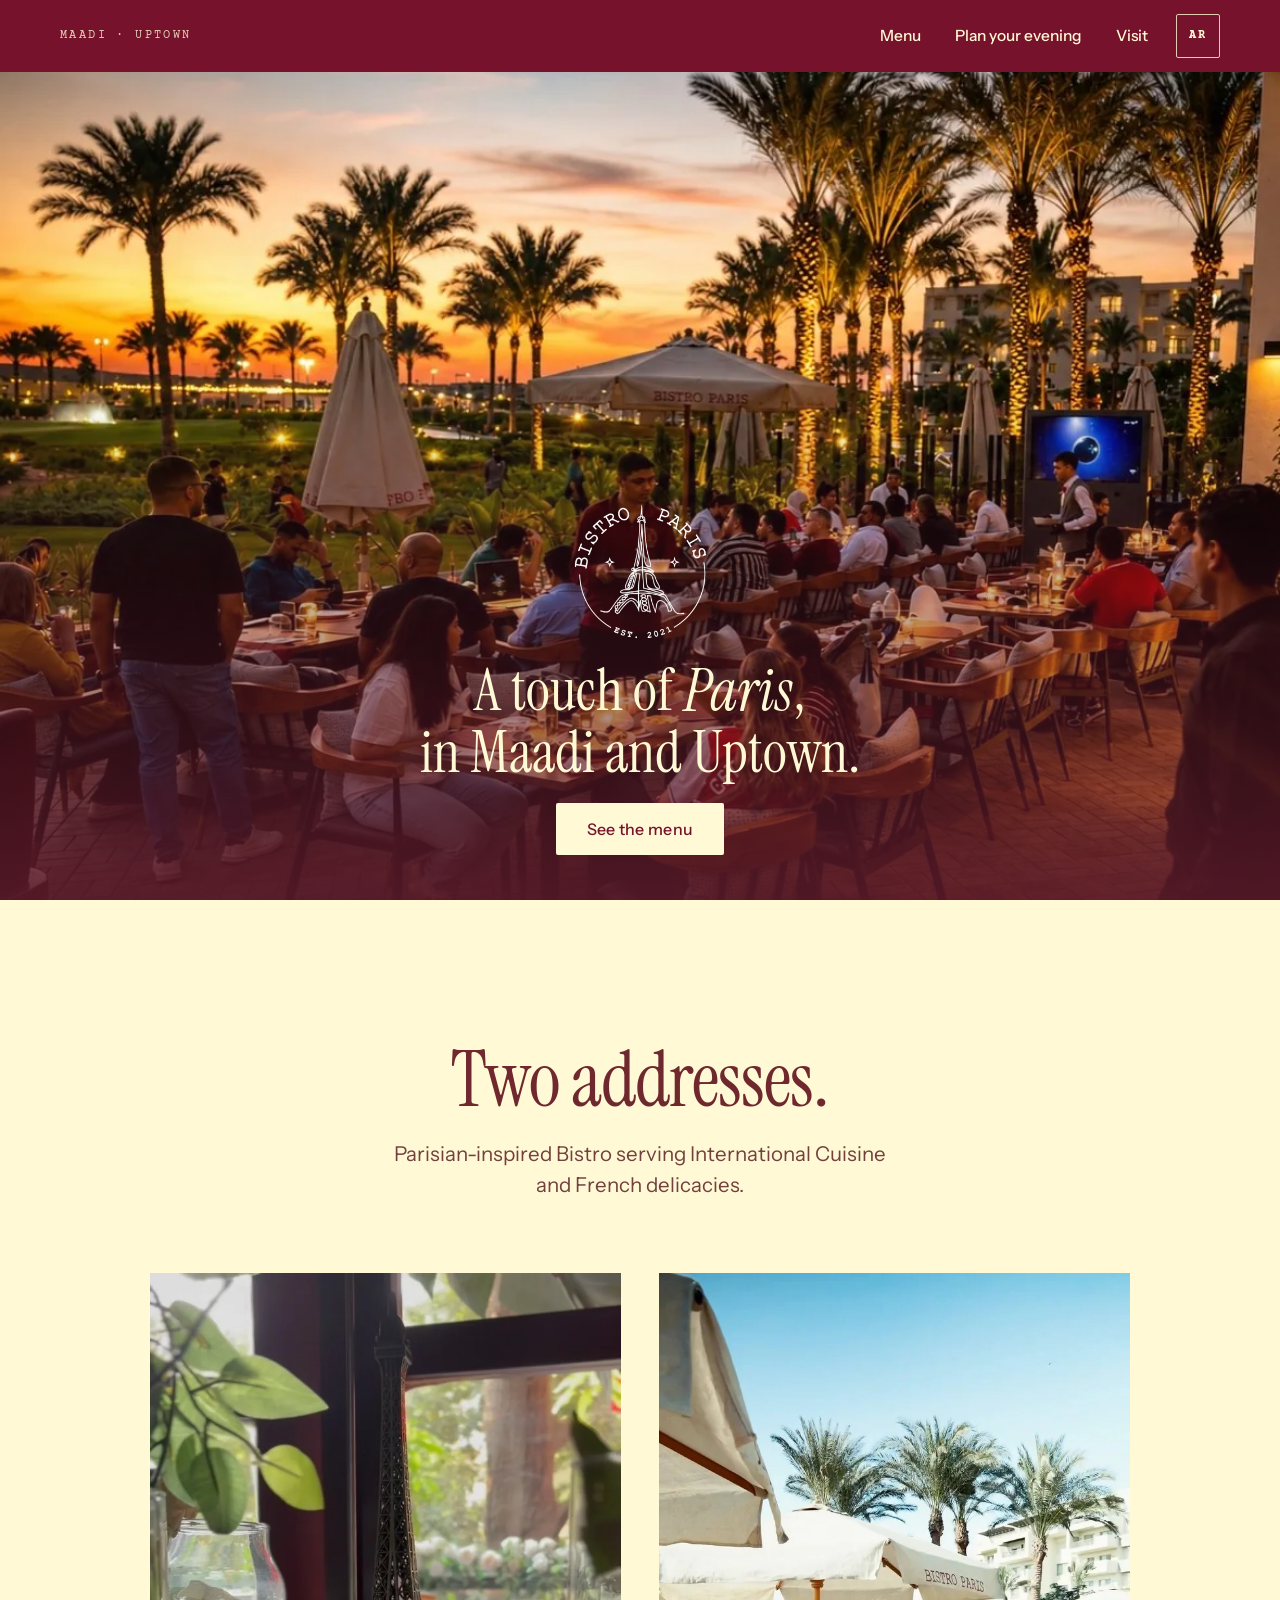
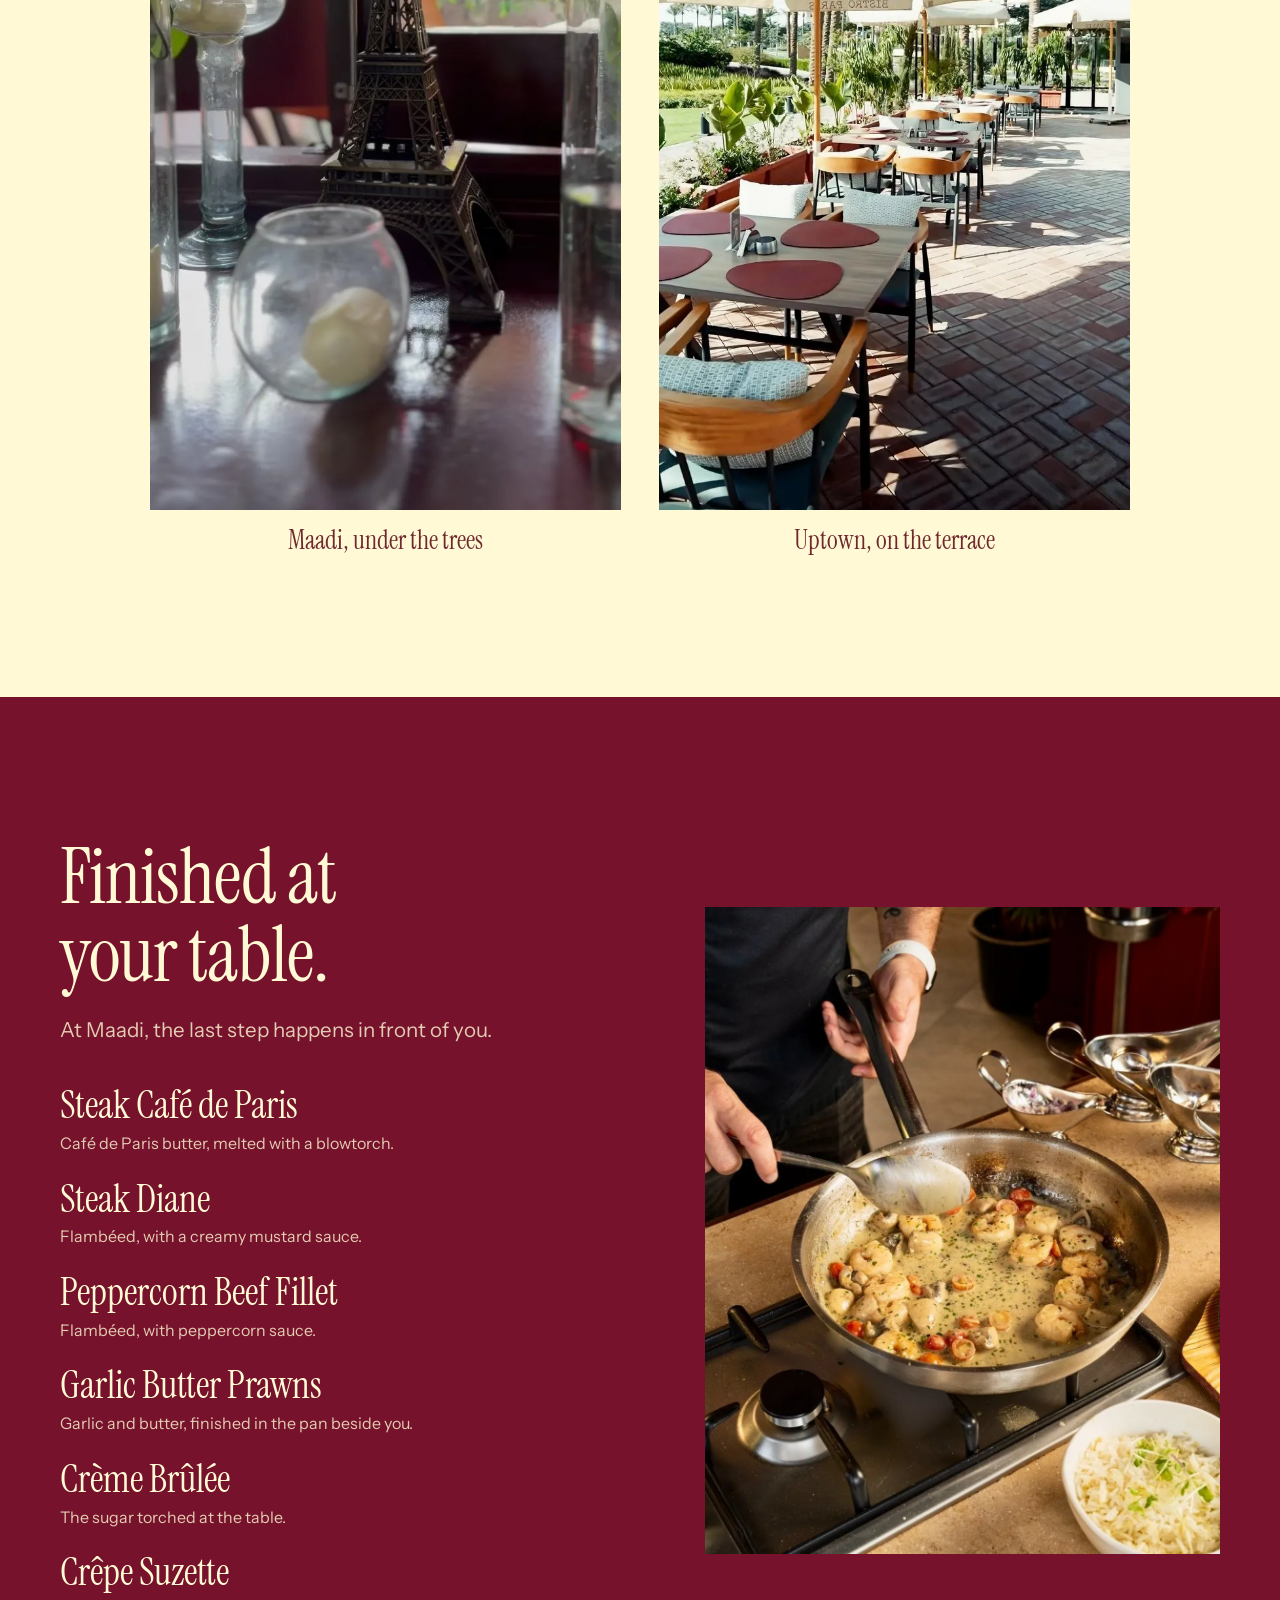
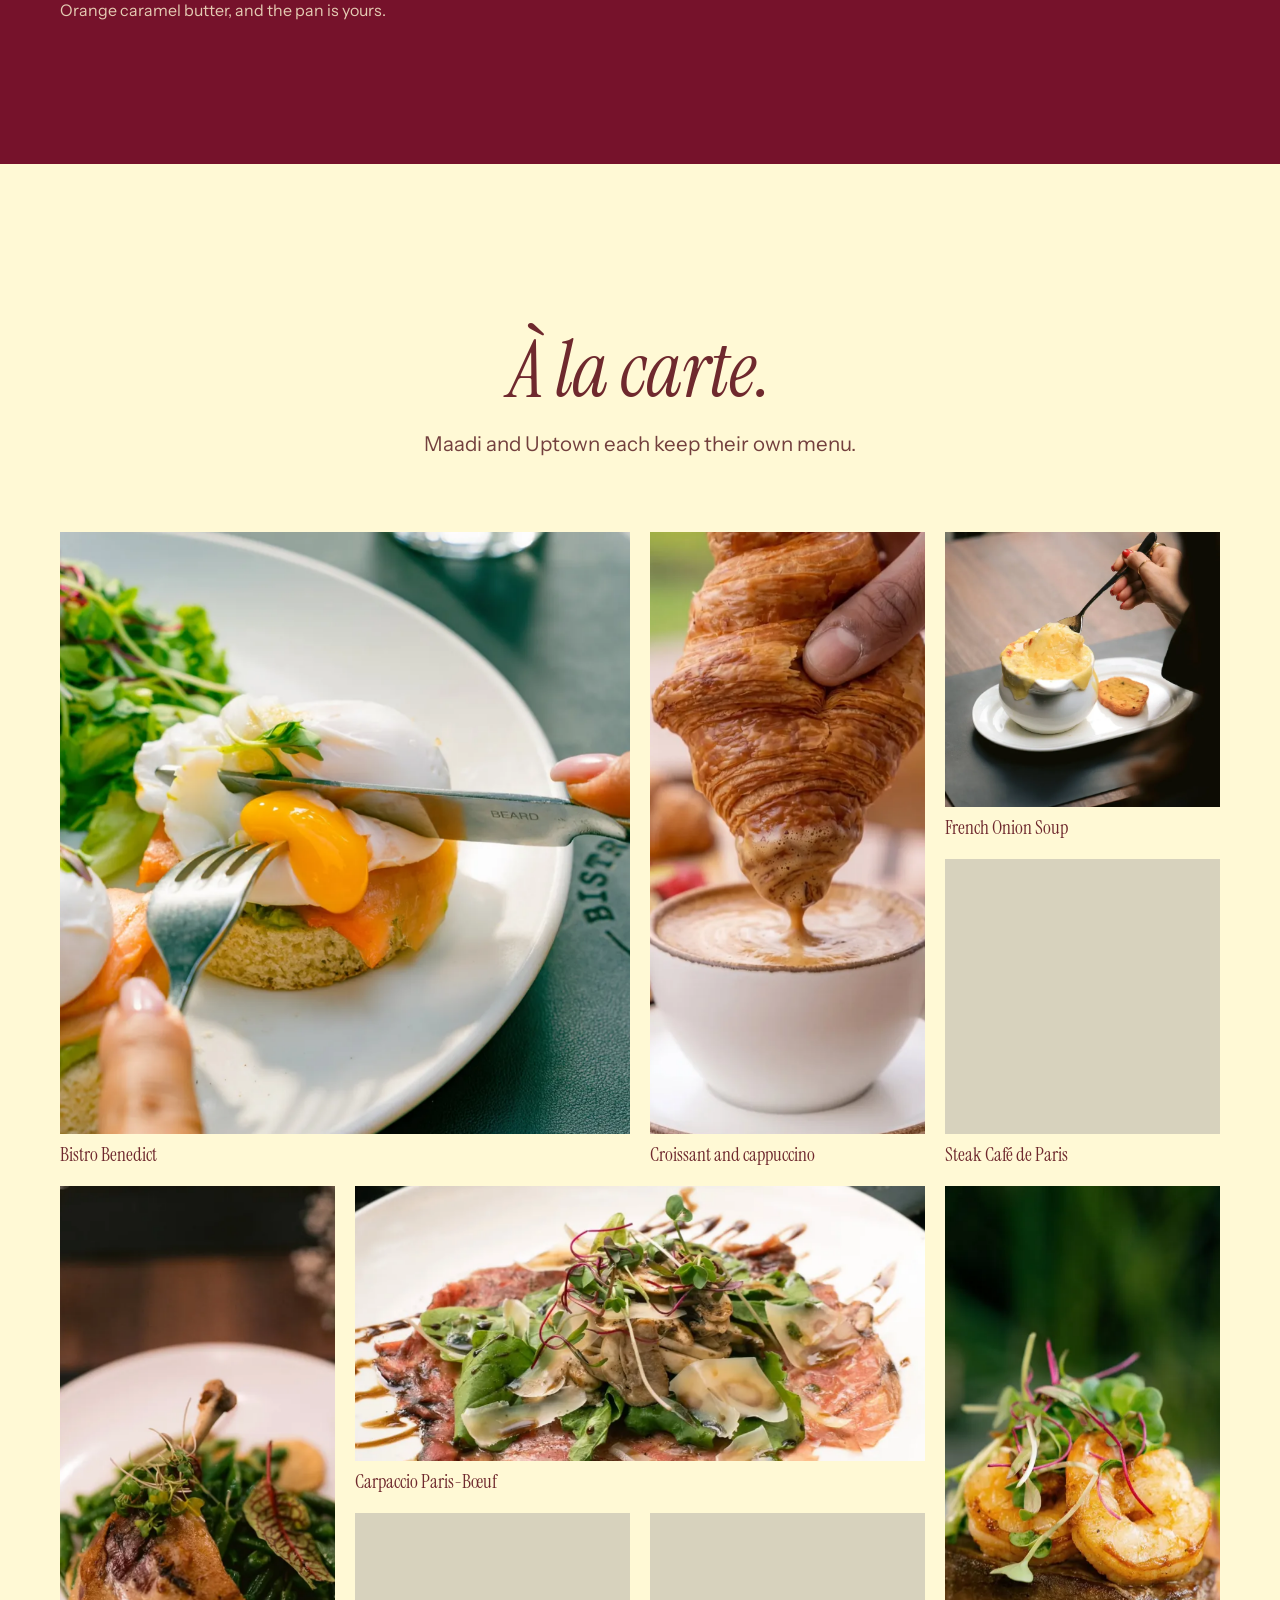
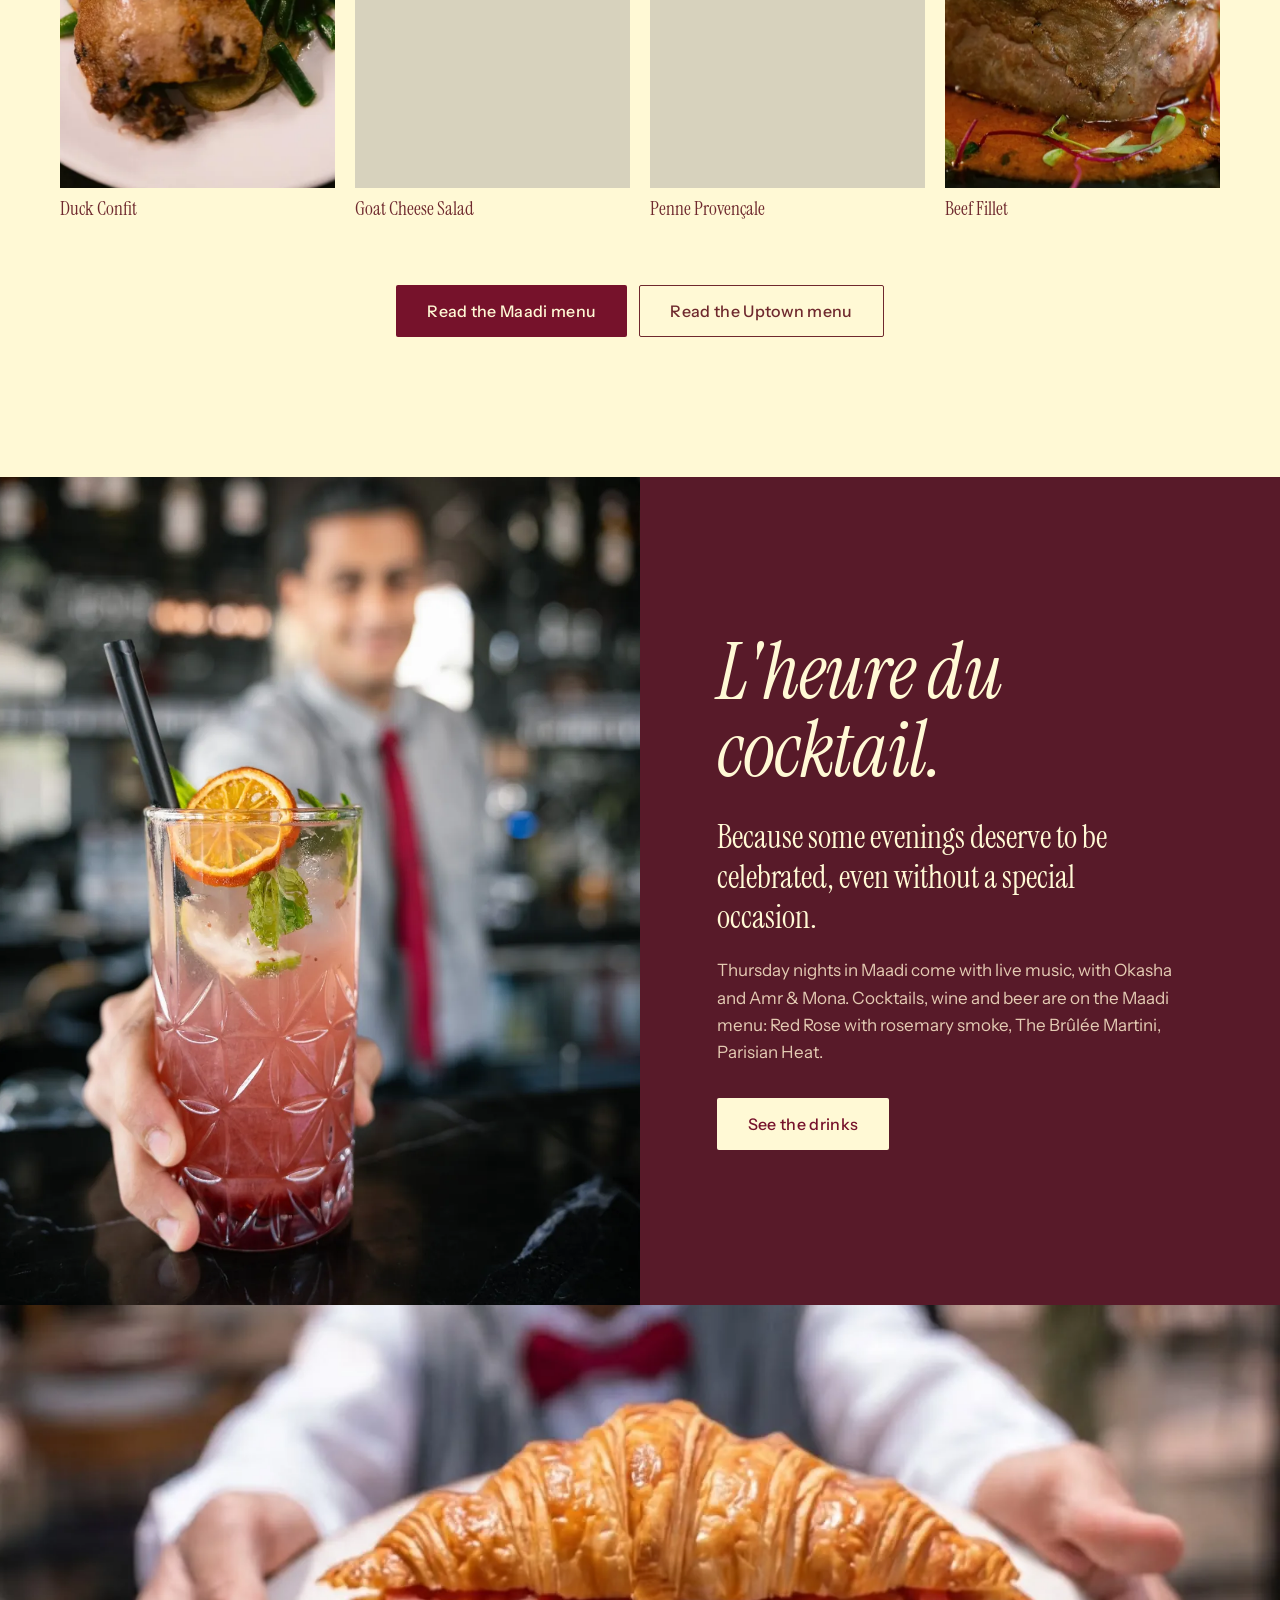
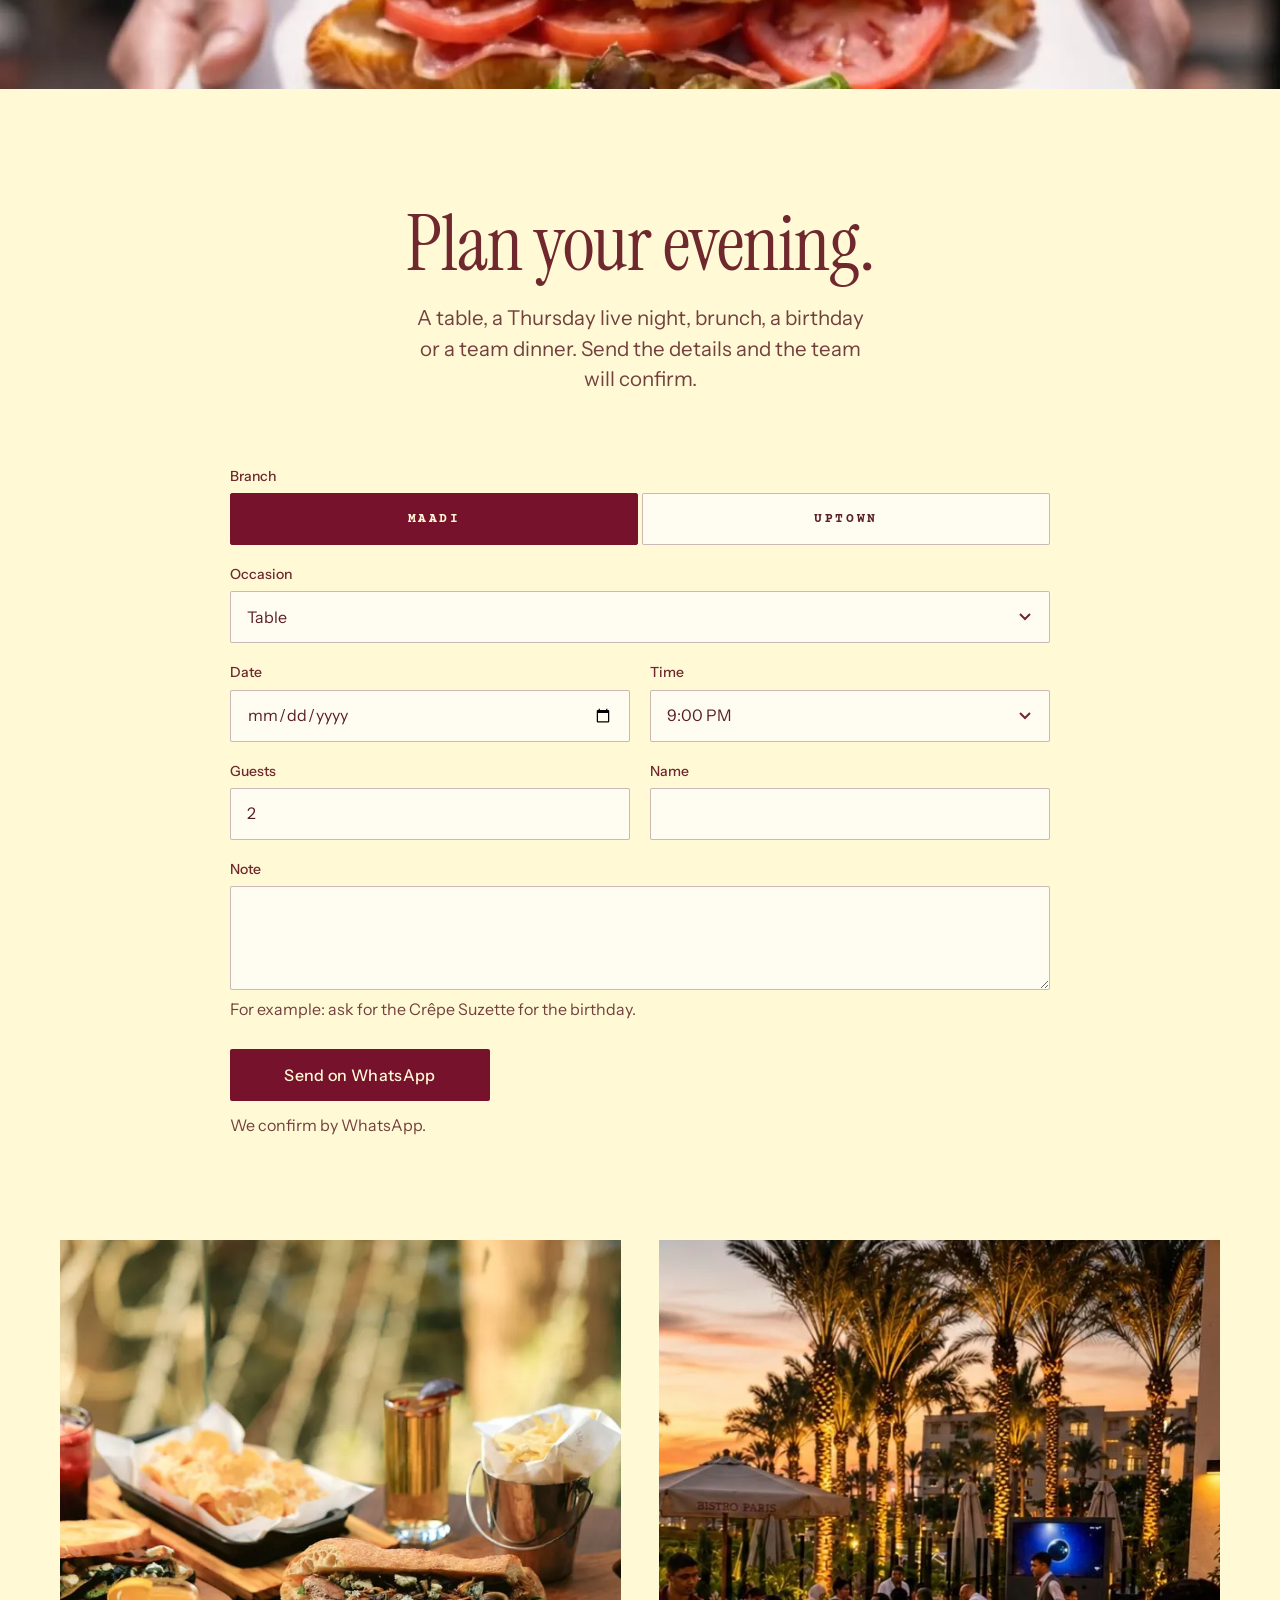
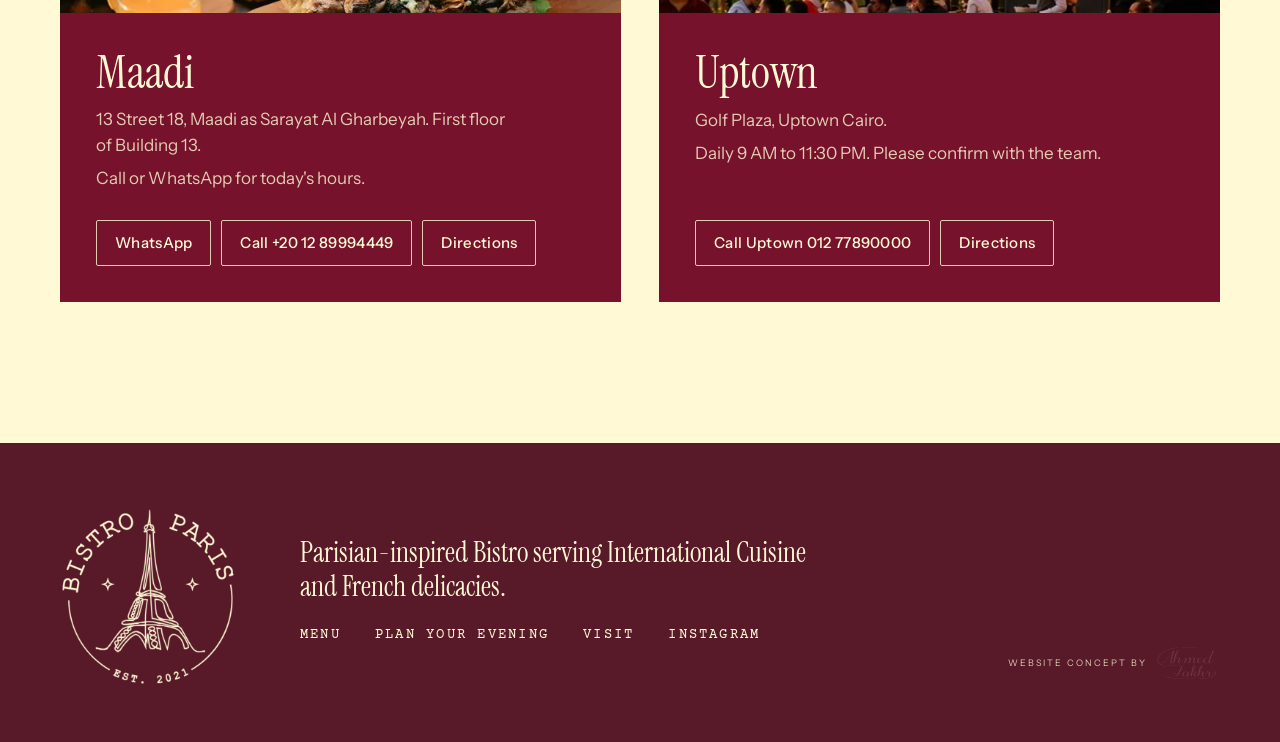
<file: index.html>
<!doctype html>
<html lang="en">
<head>
<meta charset="utf-8">
<meta name="viewport" content="width=device-width, initial-scale=1, minimum-scale=1">
<title>Bistro Paris | Parisian-inspired bistro, Maadi and Uptown Cairo</title>
<meta name="description" content="Parisian-inspired Bistro serving International Cuisine and French delicacies, in Maadi and at Uptown Cairo. See the menu and plan your evening.">
<meta name="theme-color" content="#76122B">
<meta property="og:type" content="restaurant.restaurant">
<meta property="og:site_name" content="Bistro Paris">
<meta property="og:title" content="Bistro Paris | Parisian-inspired bistro, Maadi and Uptown Cairo">
<meta property="og:description" content="Parisian-inspired Bistro serving International Cuisine and French delicacies, in Maadi and at Uptown Cairo. See the menu and plan your evening.">
<meta property="og:url" content="https://ahmedfakhr1.github.io/bistroparis-preview/">
<meta property="og:image" content="https://ahmedfakhr1.github.io/bistroparis-preview/img/og.jpg">
<meta property="og:image:width" content="1200">
<meta property="og:image:height" content="630">
<meta name="twitter:card" content="summary_large_image">
<link rel="icon" href="img/icon.png" type="image/png">
<link rel="apple-touch-icon" href="img/apple-touch-icon.png">
<link rel="preload" href="fonts/courier-prime-d5f7f4.woff2" as="font" type="font/woff2" crossorigin>
<link rel="preload" href="fonts/courier-prime-fcd7e4.woff2" as="font" type="font/woff2" crossorigin>
<link rel="preload" href="fonts/instrument-sans-046090.woff2" as="font" type="font/woff2" crossorigin>
<link rel="preload" href="fonts/instrument-serif-2d243d.woff2" as="font" type="font/woff2" crossorigin>
<link rel="preload" href="fonts/instrument-serif-52a6c2.woff2" as="font" type="font/woff2" crossorigin>
<script>
(function(){var h=document.documentElement;h.classList.add('js','fl');
try{var m=location.search.match(/branch=(maadi|uptown)/),b=m?m[1]:localStorage.getItem('bp-branch');if(b==='maadi'||b==='uptown')h.setAttribute('data-branch',b);if(m)localStorage.setItem('bp-branch',m[1])}catch(e){}
try{h.classList.add(localStorage.getItem('bp-intro')?'hold':'veiled')}catch(e){h.classList.add('hold')}
var d=function(){h.classList.remove('fl')};setTimeout(d,1200);
if(document.fonts&&document.fonts.load){Promise.all(['400 1em "Instrument Serif"','italic 400 1em "Instrument Serif"','400 1em "Instrument Sans"','500 1em "Instrument Sans"','400 1em "Courier Prime"','700 1em "Courier Prime"'].map(function(f){return document.fonts.load(f)})).then(d,d)}else d()})();
</script>
<style>html.fl body{opacity:0}body{transition:opacity .25s ease}</style>
<link rel="preload" as="image" href="img/hero-m.webp" media="(max-width:700px)" fetchpriority="high">
<link rel="preload" as="image" href="img/hero.webp" media="(min-width:701px)" fetchpriority="high">
<link rel="preload" as="image" href="img/seal-white.webp" fetchpriority="high">
<link rel="stylesheet" href="fonts.css?v=9">
<link rel="stylesheet" href="style.css?v=9">
<script src="site.js?v=9" defer></script>
<script type="application/ld+json">{"@context": "https://schema.org", "@graph": [{"@type": "Restaurant", "@id": "https://ahmedfakhr1.github.io/bistroparis-preview/#maadi", "name": "Bistro Paris Maadi", "url": "https://ahmedfakhr1.github.io/bistroparis-preview/", "description": "Parisian-inspired Bistro serving International Cuisine and French delicacies", "servesCuisine": ["French", "International"], "telephone": "+201289994449", "image": "https://ahmedfakhr1.github.io/bistroparis-preview/img/og.jpg", "hasMenu": "https://ahmedfakhr1.github.io/bistroparis-preview/menu.html", "address": {"@type": "PostalAddress", "streetAddress": "13 Street 18, Maadi as Sarayat Al Gharbeyah, first floor of Building 13", "addressLocality": "Cairo", "postalCode": "4212050", "addressCountry": "EG"}, "sameAs": ["https://www.instagram.com/bistropariseg/", "https://www.facebook.com/bistroparis.eg"]}, {"@type": "Restaurant", "@id": "https://ahmedfakhr1.github.io/bistroparis-preview/#uptown", "name": "Bistro Paris Uptown", "url": "https://ahmedfakhr1.github.io/bistroparis-preview/", "description": "Parisian-inspired Bistro serving International Cuisine and French delicacies", "servesCuisine": ["French", "International"], "telephone": "+201277890000", "image": "https://ahmedfakhr1.github.io/bistroparis-preview/img/og.jpg", "hasMenu": "https://ahmedfakhr1.github.io/bistroparis-preview/menu.html?branch=uptown", "address": {"@type": "PostalAddress", "streetAddress": "Golf Plaza, Uptown Cairo", "addressLocality": "Cairo", "addressCountry": "EG"}, "openingHoursSpecification": [{"@type": "OpeningHoursSpecification", "dayOfWeek": ["Monday", "Tuesday", "Wednesday", "Thursday", "Friday", "Saturday", "Sunday"], "opens": "09:00", "closes": "23:30"}], "sameAs": ["https://www.instagram.com/bistropariseg/", "https://www.facebook.com/bistroparis.eg"]}]}</script>
</head>
<body class="home">
<a class="skip" href="#main">Skip to content</a>
<div class="veil" aria-hidden="true"><img src="img/seal-white.webp" width="480" height="490" alt=""><span class="veil-line"><i></i></span></div>
<div class="cover" aria-hidden="true"></div>
<header class="hdr" id="hdr">
<div class="hdr-in">
<a class="brand is-home" href="#top" aria-label="Bistro Paris, home"><img class="seal" src="img/seal-white.webp" width="480" height="490" alt=""><span class="lbl" aria-hidden="true">Maadi · Uptown</span></a>
<div class="hdr-r">
<nav class="nav" aria-label="Main">
<a href="menu.html">Menu</a>
<a href="#plan-top">Plan your evening</a>
<a href="#visit">Visit</a>
</nav>
<button class="lang" id="ar-toggle" type="button" aria-haspopup="dialog" aria-label="Arabic">AR</button>
<button class="burger" id="burger" type="button" aria-expanded="false" aria-controls="drawer" aria-label="Open menu"><span></span><span></span></button>
</div>
</div>
</header>
<div class="drawer" id="drawer" hidden>
<nav class="drawer-nav" aria-label="Menu">
<a href="menu.html?branch=maadi">Maadi menu</a>
<a href="menu.html?branch=uptown">Uptown menu</a>
<a href="#plan-top">Plan your evening</a>
<a href="#visit">Visit us</a>
</nav>
<div class="drawer-foot">
<a href="tel:+201289994449">Call Maadi +20 12 89994449</a>
<a href="tel:+201277890000">Call Uptown 012 77890000</a>
<a href="https://www.instagram.com/bistropariseg/" target="_blank" rel="noopener">Instagram @bistropariseg</a>
</div>
</div>
<main id="main">
<section class="hero dark" id="top" aria-label="Bistro Paris">
<div class="hero-frame">
<picture>
<source media="(max-width:700px)" srcset="img/hero-m.webp" width="630" height="1086">
<img class="hero-img" src="img/hero.webp" width="1179" height="1086" alt="The Uptown terrace at sunset, palms lit with fairy lights and a BISTRO PARIS umbrella over the tables" fetchpriority="high" decoding="async">
</picture>
<div class="hero-scrim" aria-hidden="true"></div>
<div class="hero-copy">
<img class="hero-seal" src="img/seal-white.webp" width="480" height="490" alt="Bistro Paris" fetchpriority="high">
<h1><span>A touch of <em>Paris</em>,</span> <span>in Maadi and Uptown.</span></h1>
<a class="btn btn-cream" href="menu.html">See the menu</a>
</div>
</div>
</section>
<section class="two rv" id="addresses">
<div class="wrap">
<h2>Two addresses.</h2>
<p class="lead">Parisian-inspired Bistro serving International Cuisine and French delicacies.</p>
<div class="pair">
<figure><img src="img/pair-maadi.webp" width="720" height="1280" alt="A bronze Eiffel Tower figurine on a dark wood table by a wine-red window frame, trees outside" loading="lazy" decoding="async"><figcaption>Maadi, under the trees</figcaption></figure>
<figure><img src="img/pair-uptown.webp" width="720" height="1280" alt="The Uptown terrace by day, cream umbrellas printed BISTRO PARIS over burgundy placemats and palms" loading="lazy" decoding="async"><figcaption>Uptown, on the terrace</figcaption></figure>
</div>
</div>
</section>
<section class="atable dark rv" id="table">
<div class="wrap atable-in">
<div class="atable-ph"><img src="img/table.webp" width="1080" height="1356" alt="Garlic prawns finished in a steel pan on a burner, with silver sauce boats and a bowl of rice beside it" loading="lazy" decoding="async"></div>
<div class="atable-tx">
<h2>Finished at your table.</h2>
<p class="lead">At Maadi, the last step happens in front of you.</p>
<ul class="dishes"><li><span class="dn">Steak Café de Paris</span><span class="dl">Café de Paris butter, melted with a blowtorch.</span></li><li><span class="dn">Steak Diane</span><span class="dl">Flambéed, with a creamy mustard sauce.</span></li><li><span class="dn">Peppercorn Beef Fillet</span><span class="dl">Flambéed, with peppercorn sauce.</span></li><li><span class="dn">Garlic Butter Prawns</span><span class="dl">Garlic and butter, finished in the pan beside you.</span></li><li><span class="dn">Crème Brûlée</span><span class="dl">The sugar torched at the table.</span></li><li><span class="dn">Crêpe Suzette</span><span class="dl">Orange caramel butter, and the pan is yours.</span></li></ul>
</div>
</div>
</section>
<section class="gallery rv" id="dishes">
<div class="wrap">
<h2><em>À la carte.</em></h2>
<p class="lead">Maadi and Uptown each keep their own menu.</p>
<div class="mosaic"><figure class="tile t-benedict"><div class="ph"><img src="img/dish-benedict.webp" width="1000" height="1333" alt="Salmon eggs Benedict cut open on the bottle-green leather placemat embossed BISTRO" loading="lazy" decoding="async" style="object-position:46% 46%"></div><figcaption>Bistro Benedict</figcaption></figure><figure class="tile t-croissant"><div class="ph"><img src="img/dish-croissant.webp" width="800" height="1067" alt="A croissant dunked into a cappuccino in a white cup with a brown rim" loading="lazy" decoding="async" style="object-position:50% 55%"></div><figcaption>Croissant and cappuccino</figcaption></figure><figure class="tile t-soup"><div class="ph"><img src="img/dish-soup.webp" width="800" height="1067" alt="French onion soup under bubbling cheese in a white bowl with a toast" loading="lazy" decoding="async" style="object-position:40% 58%"></div><figcaption>French Onion Soup</figcaption></figure><figure class="tile t-steak"><div class="ph"><img src="img/dish-steak.webp" width="800" height="1000" alt="Sliced steak under green herb butter on a cast-iron tray, a fork lifting a piece" loading="lazy" decoding="async" style="object-position:45% 50%"></div><figcaption>Steak Café de Paris</figcaption></figure><figure class="tile t-duck"><div class="ph"><img src="img/dish-duck.webp" width="800" height="1067" alt="Duck confit leg over green beans and potatoes on a white plate" loading="lazy" decoding="async" style="object-position:46% 58%"></div><figcaption>Duck Confit</figcaption></figure><figure class="tile t-carpaccio"><div class="ph"><img src="img/dish-carpaccio.webp" width="1000" height="1250" alt="Beef carpaccio with rocket, parmesan and mushrooms beside an embossed leather napkin" loading="lazy" decoding="async" style="object-position:50% 62%"></div><figcaption>Carpaccio Paris-Bœuf</figcaption></figure><figure class="tile t-fillet"><div class="ph"><img src="img/dish-fillet.webp" width="800" height="1067" alt="Beef fillet topped with prawns and micro herbs in an orange sauce" loading="lazy" decoding="async" style="object-position:50% 55%"></div><figcaption>Beef Fillet</figcaption></figure><figure class="tile t-goat"><div class="ph"><img src="img/dish-goat.webp" width="800" height="1067" alt="Goat cheese toasts on a salad over a burgundy placemat" loading="lazy" decoding="async" style="object-position:50% 72%"></div><figcaption>Goat Cheese Salad</figcaption></figure><figure class="tile t-penne"><div class="ph"><img src="img/dish-penne.webp" width="800" height="1067" alt="Penne with roasted tomato, pine nuts and a rosemary sprig" loading="lazy" decoding="async" style="object-position:50% 50%"></div><figcaption>Penne Provençale</figcaption></figure></div>
<p class="gal-links"><a class="btn btn-bord" href="menu.html?branch=maadi">Read the Maadi menu</a><a class="btn btn-line-ink" href="menu.html?branch=uptown">Read the Uptown menu</a></p>
</div>
</section>
<section class="evening dark rv" id="evening">
<div class="evening-ph"><img src="img/evening.webp" width="1100" height="1404" alt="A pink cocktail in a cut-glass highball with dried orange, held out across the black marble bar" loading="lazy" decoding="async" style="object-position:42% 50%"></div>
<div class="evening-tx">
<h2><em>L'heure du cocktail.</em></h2>
<p class="big">Because some evenings deserve to be celebrated, even without a special occasion.</p>
<p>Thursday nights in Maadi come with live music, with Okasha and Amr &amp; Mona. Cocktails, wine and beer are on the Maadi menu: Red Rose with rosemary smoke, The Brûlée Martini, Parisian Heat.</p>
<p><a class="btn btn-cream" href="menu.html?branch=maadi#maadi-signature-cocktails">See the drinks</a></p>
</div>
</section>
<section class="plan" id="plan-sec">
<div class="plan-band"><img src="img/waiter.webp" width="1440" height="700" alt="A waiter in a grey waistcoat and red bow tie holds out a plate with a croissant sandwich" loading="lazy" decoding="async" style="object-position:50% 6%"></div>
<div class="wrap">
<div class="plan-head rv" id="plan-top">
<h2>Plan your evening.</h2>
<p class="lead">A table, a Thursday live night, brunch, a birthday or a team dinner. Send the details and the team will confirm.</p>
</div>
<div class="plan-grid rv">
<form class="form" id="plan" novalidate>
<fieldset class="f-branch">
<legend>Branch</legend>
<div class="seg" role="group" aria-label="Branch">
<button type="button" class="seg-b" data-b="Maadi" aria-pressed="true">Maadi</button>
<button type="button" class="seg-b" data-b="Uptown" aria-pressed="false">Uptown</button>
</div>
</fieldset>
<div class="field f-wide"><label for="f-occ">Occasion</label>
<select id="f-occ" name="occasion"><option>Table</option><option>Thursday live night</option><option>Brunch</option><option>Birthday or celebration</option><option>Team or corporate dinner</option></select></div>
<div class="field"><label for="f-date">Date</label><input id="f-date" name="date" type="date" required aria-describedby="e-date"><p class="err" id="e-date" hidden>Pick a date.</p></div>
<div class="field"><label for="f-time">Time</label><select id="f-time" name="time"></select></div>
<div class="field"><label for="f-guests">Guests</label><input id="f-guests" name="guests" type="number" inputmode="numeric" min="1" max="60" value="2" required aria-describedby="e-guests"><p class="err" id="e-guests" hidden>Enter the number of guests.</p></div>
<div class="field"><label for="f-name">Name</label><input id="f-name" name="name" type="text" autocomplete="name" required aria-describedby="e-name"><p class="err" id="e-name" hidden>Add your name.</p></div>
<div class="field f-wide"><label for="f-note">Note</label><textarea id="f-note" name="note" rows="3" aria-describedby="h-note"></textarea><p class="hint" id="h-note">For example: ask for the Crêpe Suzette for the birthday.</p></div>
<div class="f-wide f-send">
<button class="btn btn-bord" type="submit">Send on WhatsApp</button>
<p class="small">We confirm by WhatsApp.</p>
<p class="small up-note" id="up-note" hidden>Your request goes to our WhatsApp with Uptown in the message. Prefer to call? <a href="tel:+201277890000">Call Uptown 012 77890000</a></p>
</div>
</form>
</div>
<div class="visit" id="visit">
<article class="vcard dark">
<img src="img/visit-maadi.webp" width="720" height="960" alt="A steak baguette on a wooden board, chips and juices on a balcony table among trees" loading="lazy" decoding="async">
<div class="vc-tx">
<h3>Maadi</h3>
<p>13 Street 18, Maadi as Sarayat Al Gharbeyah. First floor of Building 13.</p>
<p>Call or WhatsApp for today's hours.</p>
</div>
<div class="vc-act">
<a class="btn btn-line" href="https://wa.me/201289994449" target="_blank" rel="noopener">WhatsApp</a>
<a class="btn btn-line" href="tel:+201289994449">Call +20 12 89994449</a>
<a class="btn btn-line" href="https://maps.app.goo.gl/3cE9a3tDqU51PSSt9" target="_blank" rel="noopener">Directions</a>
</div>
</article>
<article class="vcard dark">
<img src="img/visit-uptown.webp" width="619" height="600" alt="Palms lit with fairy lights over the Uptown terrace at dusk" loading="lazy" decoding="async">
<div class="vc-tx">
<h3>Uptown</h3>
<p>Golf Plaza, Uptown Cairo.</p>
<p>Daily 9 AM to 11:30 PM. Please confirm with the team.</p>
</div>
<div class="vc-act">
<a class="btn btn-line" href="tel:+201277890000">Call Uptown 012 77890000</a>
<a class="btn btn-line" href="https://www.google.com/maps/search/?api=1&amp;query=Bistro+Paris+Uptown" target="_blank" rel="noopener">Directions</a>
</div>
</article>
</div>
</div>
</section>
</main>
<footer class="foot dark">
<div class="foot-in">
<img class="foot-seal" src="img/seal-cream.webp" width="480" height="490" alt="Bistro Paris" loading="lazy">
<p class="foot-line">Parisian-inspired Bistro serving International Cuisine and French delicacies.</p>
<nav class="foot-nav" aria-label="Footer">
<a href="menu.html">Menu</a>
<a href="#plan-top">Plan your evening</a>
<a href="#visit">Visit</a>
<a href="https://www.instagram.com/bistropariseg/" target="_blank" rel="noopener">Instagram</a>
</nav>
<p class="credit"><a class="sig" href="https://ahmedfakhr1.github.io/" rel="noopener" title="Website concept by Ahmed Fakhreldin"><span class="sig-by">Website concept by</span><span class="sr">Ahmed Fakhreldin</span><svg viewBox="-16 -123 301 172" aria-hidden="true" focusable="false"><defs><mask id="sig-pen" maskUnits="userSpaceOnUse" x="-80" y="-180" width="760" height="300"><g class="pen"><path pathLength="1" style="animation-delay:0.10s;animation-duration:0.32s" d="M8.2 -39l2 1.2 1.2 0.4 1.4 0.1 1.6-0.3 1.7-0.7 2-1.2 5.2-4.7 7-8 8.4-10.2 8.6-11 16.8-22.7 1.8-2 0.9-0.2 -0.1 1.7 -1.2 6.4 -3.2 14.3 -2.4 10.5 -5.3 21.1 -0.4 2.1 -0.1 2.6 0.6 1.9 1.5 1 1.1 0.1 2.6-0.4 1.5-0.8 3.2-2.7 4.9-5.5"/><path pathLength="1" style="animation-delay:0.50s;animation-duration:0.05s" d="M35.4 -60.5l6.3-1.4 7.3-1 7-0.4 6.6 0.3"/><path pathLength="1" style="animation-delay:0.64s;animation-duration:0.51s" d="M70.1 -51.5l11.6-15.7 6.3-9.3 3.1-5.2 2.8-6.3 1.6-5.6 0-2.1 -0.4-1.7 -0.8-1.3 -1.4-0.5 -1.9 0.2 -2.2 1.1 -2 1.6 -1.7 2 -1.4 2.5 -1.4 3.4 -3.2 9.4 -3.6 12.8 -3.9 16.2 -1.6 7.5 -0.3 2.9 5.3-10.1 4.2-5.8 2.6-3.1 2.5-2.3 2.4-1.4 2.3-0.9 2.3-0.4 2.3 0 1.8 0.4 1.3 0.9 0.9 1.3 0.4 1.7 -0.1 2.1 -0.5 2.6 -3.4 9.2 -0.6 2.6 0 2.1 0.4 1.7 0.8 1.3 1.1 0.9 1.1 0.4 1.2 0 1.6-0.4 4.3-2 3.2-2.3 3.7-4.3 10.3-13.2 2.5-2.3 2.5-1.4 2-0.6 1.5 0.3 1.1 1 0.6 1.2 0.1 1.1 -0.3 1.6 -3.8 11.2 -4.2 10.1"/><path pathLength="1" style="animation-delay:1.22s;animation-duration:0.12s" d="M127 -45.5l4.4-6.9 2.3-3.1 2.6-3.1 2.5-2.3 2.4-1.4 2.4-0.9 2.3-0.4 2.2 0 1.8 0.4 1.4 0.9 0.8 1.1 0.5 1.2 0 1.1 -3 9.6 -5.3 12.9"/><path pathLength="1" style="animation-delay:1.42s;animation-duration:0.17s" d="M148.2 -45.5l4.4-6.9 4.9-6.2 2.5-2.3 2.4-1.4 2.4-0.9 2.3-0.4 2.2 0 1.8 0.4 1.4 0.9 0.8 1.3 0.4 1.7 0 2.1 -0.6 2.6 -3.4 9.2 -0.5 2.6 -0.1 2.1 0.4 1.7 0.9 1.3 1 0.9 1.1 0.4 1.2 0 1.6-0.4 4.3-2 1.8-1.2 1.4-1.1 1.6-1.7 6.9-8.7"/><path pathLength="1" style="animation-delay:1.67s;animation-duration:0.18s" d="M193.4 -42.4l6.3-3.2 1.5-1.2 2.6-3 2.4-4.4 0.7-2.2 0.2-2.3 -0.3-1.8 -0.7-1.4 -1-1 -1.1-0.6 -2.6 0.1 -4.2 1.9 -2 1.6 -1.6 1.9 -1.2 2.5 -0.9 2.8 -0.5 6.4 0.5 2.7 0.9 2.3 1.4 1.8 1.8 1.4 2.2 1 2.2 0.6 2.3 0.1 2.3-0.2 4.6-1.8 3.5-2.3 1.4-1.4 7.5-9.4"/><path pathLength="1" style="animation-delay:1.93s;animation-duration:0.43s" d="M249.1 -54.5l-1.7-4.2 -1.3-1.8 -1.9-1.4 -2.2-1 -2.2-0.6 -4.5 0.1 -4.7 1.8 -3.5 2.3 -2.6 3 -2.4 4.4 -0.7 2.3 -0.2 2.3 0.2 2.2 0.6 2.3 1.1 2.1 1.5 1.7 2 1.3 2.2 0.9 2.2 0.4 2.3 0 2.3-0.4 2.4-0.9 2.3-1.3 1.8-1.7 1.5-2.1 3.3-6.8 20.5-46.9 -13.8 32.1 -1.4 4 -1.7 5.3 -2.2 9.4 -0.3 3.4 0.1 2.5 0.7 1.7 2.1 1.6 2.6-0.1 4.2-1.8 3.5-2.3 1.4-1.4 7.5-9.4"/><path pathLength="1" style="animation-delay:2.43s;animation-duration:0.74s" d="M193.3 -110.5l-6.7-2.7 -5.3-1.3 -7.1-1.1 -8.9-0.8 -11.2-0.6 -13.4-0.3 -14.7 0.2 -15.2 0.6 -15.7 1.1 -15.1 1.8 -14.3 2.4 -13.4 3 -11.9 3.4 -10.6 4 -9.5 4.7 -8.4 5.5 -7.4 6.4 -6 6.9 -4.7 7.5 -3.3 7.4 -2 6.2 -0.5 4.9 0.6 4.6 1.5 4.7 2.5 4.7 3.6 4 4.7 3 5.9 2.3 7.5 1.7 9.1 1.1 21.4 1.4 22.1 0.5 8.8 0 18.6-0.6 4.3 0.1 11.3 2 3.1 0.3 2.8-0.1 2.5-0.5 4.5-2"/><path pathLength="1" style="animation-delay:3.25s;animation-duration:0.19s" d="M109.7 -21.5l-7.4 18.7 -5 11.6 -2.4 4.9 -4.6 7.4 -2.2 2.7 -2.2 2 -2 1.5 -4.1 2.1 -2 0.5 -1.9 0.1 -2-0.2 -1.8-0.6 -1.8-1 -1.5-1.3 -1-1.7 -0.9-3.9 0-1.9 0.4-1.7 0.8-1.3 1-1 1.4-0.6 1.8-0.3 3.8 0.6 3.9 2"/><path pathLength="1" style="animation-delay:3.52s;animation-duration:0.04s" d="M89.3 1.7l23.2 0"/><path pathLength="1" style="animation-delay:3.64s;animation-duration:1.68s" d="M139.5 14.5l-1.4-3.5 -1.2-1.5 -1.6-1.2 -1.8-0.9 -1.9-0.5 -1.9-0.1 -4 0.9 -3.6 1.9 -2.4 2 -1.1 1.5 -2.1 3.7 -0.5 1.9 -0.2 2 0.7 3.8 0.9 1.8 1.3 1.5 1.7 1.1 3.8 1.1 1.9 0 4-1.1 1.9-1.1 1.6-1.5 1.2-1.8 5.8-12.4 1.1-1.8 -2.7 10.6 -0.4 3.1 0 2.5 0.4 1.6 0.9 1.1 0.9 0.6 0.9 0.2 2.6-0.6 3.7-1.8 2.6-2 1.5-1.7 11.1-14.5 8.7-12.5 2.9-4.7 3.4-7.8 0.6-2.3 0.2-2 -0.2-1.5 -0.6-1.2 -1-0.8 -1.5 0 -1.9 0.8 -1.8 1.2 -1.4 1.5 -1.3 2 -2.5 6 -2.8 9 -3.1 11.8 -3.3 14.2 -0.6 3.8 0.5-0.3 1.2-2.8 2.4-4.4 5.4-7.5 2.2-2.2 2.1-1.4 2-0.9 2-0.5 1.9-0.1 1.7 0.3 1.2 0.6 0.9 0.9 0.5 1.4 0 1.6 -0.4 1.9 -1.1 1.4 -1.8 1.1 -2.2 0.7 -2.6 0.4 -2.7 0.1 -1.1 0.3 2.3 2 1.3 1.9 2.3 6.7 0.9 1.1 0.9 0.6 1 0.2 1.1-0.1 1.5-0.5 3.6-1.8 1.5-1 2.6-2.7 8.6-11.1 5.5-7.5 7.5-11 3.6-7.3 1.6-4.9 0.2-2 -0.2-1.5 -0.6-1.2 -1.1-0.8 -1.4 0 -1.9 0.8 -1.8 1.2 -1.5 1.5 -1.2 2 -1.2 2.7 -2.7 7.4 -3 10.4 -3.2 13.3 -2.3 11 0.6-0.3 2.4-5.2 2.6-4.2 4-5.3 2.1-2.2 2.1-1.4 2-0.9 2-0.5 2-0.1 1.6 0.3 1.3 0.6 0.9 0.9 0.4 1.4 0.1 1.6 -0.3 2.1 -0.7 2.4 -2.2 5.4 -0.7 4.3 0.2 1.5 0.6 1.2 0.8 0.9 1 0.5 2.2-0.1 1.6-0.6 3.6-1.9 2.5-2.2 8.2-10.4 6.4-9 0.5 0 -0.1 1.4 0.6 1.5 1.8 0.7 2.6 0.1 2.2 0.4 1.4 0.7 0.7 1.1 0.3 1.5 0 1.8 -1.3 4.7 -2 4.9 -0.4 2.4 1.1 2 0.9 0.7 1 0.4 1 0 3.1-1.1 3.5-2 1.1-0.9 3.2-3.6 7.8-10.4 3.6-3.6 1.8-1.2 1.7-0.5 1.7 0 1.3 0.6 0.8 1.3 0.4 1.8 -0.2 2.4 -0.9 2.8 -1.6 3.5 -2.6 4.3 -3.6 4.8 -4.6 4 -5.8 2.9 -7.4 2.1 -9.5 1.7 -11.8 1.3 -12 1 -22.3 1.3 -15 0.3 -19.5 0 -41.7-0.7 -17.8-0.7 -16-0.9 -14.4-1.1 -12.7-1.3 -11.4-1.6 -10.4-1.7 -9.1-1.9 -8.1-2.1 -14.5-4.8"/></g></mask><g id="sig-ink"><path d="M7.8 -38.4l0 0.5 0.6 0.6 1.4-2.2 -0.7-0.3 -0.5 0.2zM8.2 -37.5l1 0.5 1.5 0.3 0.5-1.7 -1.6-1.2zM10.2 -36.7l3.2-0.1 -0.2-1.2 -1.3-0.1 -1-0.5zM12.8 -36.7l1.7-0.3 1.9-0.8 -0.6-1 -1.6 0.6 -1.4 0.2zM15.8 -37.5l2.6-1.5 1.6-1.2 -0.8-0.9 -2.1 1.5 -1.8 1zM19.2 -39.5l2.5-2.3 3.1-3.2 -0.9-0.8 -5.5 5.3zM23.7 -43.8l7.1-8.1 -0.9-0.7 -7.1 8zM29.5 -50.4l8.2-9.9 -0.9-0.7 -8.2 9.9zM36.3 -58.5l8.6-10.8 -1-0.8 -8.6 10.8zM43.4 -67.5l8.5-11 -1-0.7 -8.4 11zM50.5 -76.7l7.5-10.3 -1-0.7 -7.4 10.2zM56.9 -85.3l6.1-8.4 -1-0.7 -6.1 8.4zM62.1 -92.5l4.3-5.5 -0.9-0.7 -4.4 5.5zM65.9 -97.3l1.7-2.3 -0.6-0.6 -2 2.1zM66.1 -100.2l-0.9 0.2 -0.8 1.5 5.2 0.9 -0.3-1.8 -0.8-0.4zM64.6 -99l-0.7 1.9 -0.5 2.7 5.7 1.2 0.5-2.9 0-2.1zM63.5 -95.4l-1.5 7.5 5.7 1.3 1.6-7.7zM62.3 -89.4l-2.1 9.5 5.7 1.3 2.1-9.5zM60.6 -81.6l-2.3 10.3 5.6 1.3 2.4-10.3zM58.7 -73l-2.5 10.4 5.6 1.4 2.5-10.5zM56.6 -64.3l-2.4 9.9 5.6 1.4 2.4-10zM54.6 -55.9l-2 8 5.5 1.4 2.1-8.1zM52.9 -49.1l-1.4 5.7 5.7 1.1 1.2-5.4zM51.6 -44.1l-0.5 3.7 5.9 0 0.3-2.5zM51.1 -41l0.1 1.7 0.6 1.6 5.1-1.7 0.1-1.3zM51.5 -38.2l1 1.4 1.6 0.8 2.9-3.5zM53.5 -36.2l1.1 0.3 1.8 0 0.3-1.5 -0.5-0.7 0.1-0.7zM56 -35.9l2.6-0.2 -0.2-1.2 -1.1 0.1 -0.8-0.4zM58.1 -36l1.5-0.3 1.5-0.7 -0.5-1 -1.4 0.6 -1.2 0.2zM60.6 -36.7l3.3-2.3 -0.8-0.9 -3 2.1zM63.3 -38.5l3.5-3.3 -0.9-0.9 -3.3 3.3zM66.2 -41.2l3-3.6 -0.8-0.7 -3.1 3.5zM68.8 -44.4l1-1.4 -0.7-0.4 -1.1 1.1z"/><path d="M35.4 -60.1l3.1-0.5 -0.3-1.2 -2.9 0.9zM37.6 -60.4l6.6-1.3 -0.2-1.2 -6.6 1.3zM43 -61.5l7.3-1 -0.1-1.2 -7.4 1zM49 -62.3l7-0.4 0-1.3 -7.1 0.5zM55 -62.7l5.7 0.2 0.1-1.2 -5.9-0.2zM60 -62.5l1.8 0.1 0.8-0.2 -0.1-0.9 -2.5-0.3z"/><path d="M70.4 -51.3l2.4-2.9 -0.9-0.6 -2.1 3.1zM72.1 -53.3l5.3-6.9 -1-0.8 -5.2 7zM76.4 -58.8l7.1-10 -1-0.7 -7.1 9.9zM82.2 -66.9l6.3-9.2 -1-0.7 -6.3 9.2zM87.7 -75l3.4-5.5 -1-0.6 -3.4 5.5zM90.7 -79.7l2.9-5.9 -1.2-0.4 -2.8 5.7zM93.1 -84.4l2.4-6.4 -1.1-0.4 -2.4 6.2zM95.2 -89.9l0.7-2.7 0.3-2.4 -1.2 0 -0.2 2.1 -0.7 2.7zM96.2 -94.3l-0.1-2.1 -0.7-1.8 -1 0.6 0.5 1.4 0 1.8zM95.7 -97.6l-1-1.5 -1.7-0.8 -0.1 1.3 1 0.4 0.7 1zM93.6 -99.8l-2-0.2 -2.6 0.6 1.1 2.2 1.8-1.1 1.3-0.2zM89.9 -99.6l-2.7 1 -2.6 1.6 3.1 2.6 1.2-1.8 1.8-1.5zM85.4 -97.6l-2.2 2 -1.8 2.7 4.6 2.3 2.1-4.4zM82 -93.9l-1.7 3.3 -1.7 4.1 5.2 1.8 2.6-6.9zM79.2 -88l-3.4 10.1 5.4 1.6 3.1-9.8zM76.4 -79.8l-3.7 12.9 5.6 1.4 3.4-12.7zM73.4 -69.3l-3.9 15.7 5.6 1.3 3.8-15.5zM70.1 -56.4l-1.2 5.8 -1.8 9.9 4.6 1.1 4.1-15.5zM67.4 -42.6l-0.6 4.7 0.1 0.8 0.5 0.5 2.3 0.5 0.6-0.3 0.9-1.8 1-3.3zM68.9 -36.2l1.4-2.9 -0.9-0.5 -1.2 3.1zM69.9 -38.3l2.8-6.1 -1-0.5 -2.7 6.2zM72.2 -43.4l2.8-5.2 -1-0.6 -2.8 5.4zM74.6 -47.8l3.5-5.2 -1-0.7 -3.5 5.3zM77.4 -52l4.8-6.2 -0.9-0.8 -4.9 6.3zM81.4 -57.3l2.4-2.5 2.4-1.6 -0.6-1.1 -2.6 1.8 -2.6 2.6zM85.4 -61l2.3-1.1 2.2-0.7 -0.2-1.2 -2.5 0.8 -2.5 1.2zM89.2 -62.6l2.2-0.4 2.1 0.1 0.1-1.4 -2.3 0.1 -2.4 0.4zM92.8 -63l1.8 0.6 0.8 1 1.8-2.5 -1.4-0.3 -2.9-0.1zM95.2 -61.8l0.2 0.8 -0.2 1.2 5.2-1.5 -1.7-1.9 -2.2-0.9zM95.2 -60l-0.2 2.4 5.8 0.8 0.1-2.8 -1-2.4zM95 -58.2l-0.9 4.6 5.2 1.8 1.1-3.1 0.5-2.9zM94.4 -54.6l-2.4 6.4 5.2 1.8 2.5-6.4zM92.4 -49.3l-1.2 3.2 -0.7 2.9 5.9 0.8 0.3-2.2 0.8-2.8zM90.7 -44.1l-0.3 2.8 0.6 2.6 5.2-1.5 0.2-2.9zM90.6 -39.6l1.3 2.3 1.9 1.3 2.3-2.7 -0.1-0.7 0.2-1.2zM93.2 -36.3l1.8 0.6 1.6 0.1 0.3-1.6 -0.5-0.8 -0.4-1.1zM96.1 -35.6l3-0.5 -0.3-1.1 -1.3 0.2 -0.8-0.4zM98.6 -35.9l4.1-1.6 -0.5-1.1 -3.9 1.5zM101.9 -37.1l4.1-2.4 -0.7-1 -3.9 2.3zM105.5 -39.1l3-2.6 -0.9-0.9 -2.8 2.5zM108 -41.2l4.1-4.8 -1-0.8 -4 4.8zM111.2 -45l5.2-6.7 -0.9-0.7 -5.2 6.7zM115.6 -50.6l5.2-6.7 -1-0.8 -5.2 6.8zM119.9 -56.2l2.5-2.8 2.4-2 -0.7-1 -2.5 2.1 -2.6 2.9zM124 -60.4l2.3-1.4 1.9-0.3 -0.2-1.5 -2.2 0.7 -2.5 1.5zM127.6 -62.2l0.6 0.1 0.7 0.4 0 1 2.9-2.5 -1.5-0.6 -0.8-0.1 -2.2 0.5zM129 -61.1l-0.4 1.7 5.5-1.2 -1.1-1.8 -1.9-1.1zM128.7 -59.6l-0.3 1.2 5.5 1.4 0.5-2.2 -0.6-2.1zM128.5 -59l-1.7 5.8 5.2 1.8 2.1-6.4zM127.2 -54.5l-2.7 8.4 4.6 1.8 3.4-8.5zM124.9 -47.4l-2.5 7.2 3.9 1.7 3.4-7.1zM122.8 -41.2l-0.8 2.6 -0.2 1.5 2.7 1.2 1-1.1 1.3-2.5zM121.7 -37.5l0.4 0.7 2 0.9 0.7-0.2z"/><path d="M127.4 -45.3l1.3-1.8 -1-0.7 -1 2.2zM128.4 -46.6l2.8-4.5 -1-0.7 -2.8 4.6zM130.6 -50.2l4.5-6 -1-0.8 -4.5 6.1zM134.2 -55.1l2.5-3.1 2.5-2.2 -0.8-1 -2.5 2.4 -2.7 3.1zM138.4 -59.8l2.3-1.6 2.3-1 -0.4-1.1 -2.5 1 -2.5 1.8zM142.2 -62.1l2.3-0.7 2.2-0.2 -0.1-1.3 -2.4 0.3 -2.4 0.8zM145.9 -63l2.1 0.1 1.5 0.8 0.8-2.1 -4.5 0zM149.1 -62.4l0.8 1 0.2 1.1 3.6-2.5 -1.9-1.1 -2.2-0.4zM150 -60.6l-0.2 1.2 5.7-0.5 -0.8-2 -1.6-1.3zM149.8 -59.4l-0.4 1.7 5.5 1.6 0.6-2.4 -0.2-2.1zM149.6 -58.4l-2.1 6.7 5.2 1.9 2.4-7.2zM148 -53.2l-3 8.3 5 2 3.2-8.5zM145.5 -46.2l-2.5 6.7 4.5 2 1-1.8 2.1-4.9zM143.2 -40.4l-0.5 2.3 0.1 0.9 2.5 1.3 0.6 0.1 0.4-0.2 1.7-2.3z"/><path d="M148.6 -45.3l1.3-1.9 -0.9-0.5 -1.1 2.1zM149.6 -46.6l2.9-4.5 -1-0.7 -2.9 4.6zM151.9 -50.2l4.4-6 -1-0.8 -4.5 6.1zM155.4 -55.1l2.6-3.1 2.4-2.2 -0.8-1 -2.5 2.4 -2.7 3.1zM159.6 -59.8l2.3-1.6 2.3-1 -0.4-1.1 -2.5 1 -2.5 1.8zM163.4 -62.1l2.3-0.7 2.2-0.2 -0.1-1.3 -2.4 0.3 -2.4 0.8zM167.2 -63l2 0.1 1.5 0.8 0.9-2.1 -4.6 0zM170.3 -62.4l0.8 1 0 1.1 4-2.4 -2.1-1.2 -2.2-0.4zM171.1 -60.6l-0.3 2 5.9-0.1 -0.6-2.6 -0.4-0.7 -1.2-1.2zM170.8 -59.1l-0.4 3.7 5.4 1.5 0.8-2.9 0-2.8zM170.5 -56.2l-0.6 2.6 -1.2 3.1 5 2.1 2.5-6.5zM169.2 -51.6l-2.5 6.5 5.6 1.3 0.7-2.6 1.2-3.1zM167 -46.1l-0.7 2.9 -0.1 2.8 5.8-0.5 0.5-3.7zM166.1 -41.3l0.6 2.6 1.6 2 3.5-2.7 0.2-2zM167.7 -37.3l1.3 1 2.3 0.7 1-2.1 -0.4-1 -0.1-1zM170.8 -35.7l1.6 0.1 1.4-0.2 -0.2-1.2 -0.9-0.2 -0.6-0.8zM173.3 -35.7l3.6-1.1 -0.5-1.1 -1.8 0.7 -1.4 0.2zM176.2 -36.5l4.4-2.2 -0.6-1 -4.3 2.1zM179.9 -38.3l3.4-2.4 -0.9-0.8 -3.1 2.1zM182.8 -40.3l3.4-3.7 -0.9-0.8 -3.3 3.6zM185.5 -43.2l4.6-5.9 -0.9-0.6 -4.6 5.7zM189.4 -48.2l2.2-3.1 -0.6-0.4 -0.2 0.1 -2.3 2.7z"/><path d="M193.6 -42.1l2.1-0.8 -0.5-1 -2 1.1zM195.1 -42.7l4.3-2.1 -0.6-1 -4.2 2.2zM198.7 -44.4l3.3-2.3 -0.8-0.9 -3.1 2.2zM201.6 -46.3l2.7-3.1 -1-0.7 -2.5 2.9zM203.8 -48.8l2.7-4.4 -1.1-0.5 -2.5 4.2zM206.1 -52.4l1-2.3 0.5-2.4 -1.2-0.2 -0.5 2.2 -0.9 2.2zM207.5 -56.3l0.2-2.4 -0.3-2 -1.1 0.4 0.2 1.6 -0.2 2.1zM207.6 -60l-0.6-1.8 -1.2-1.3 -0.8 0.9 0.9 1 0.5 1.4zM206.2 -62.7l-1.1-1 -1.3-0.5 -0.3 1.2 0.9 0.4 1 0.7zM204.2 -64.1l-1.3-0.2 -1.7 0.1 0.5 1.7 1.2-0.5 0.9 0.1zM201.8 -64.3l-4.4 1.2 1.2 2.3 3.6-1.9zM198.3 -63.4l-2.7 1.1 -2.5 1.6 3.1 2.7 1.2-1.8 1.9-1.4zM193.9 -61.3l-2.2 2.1 -1.8 2.7 5 1.9 0.7-2.1 0.9-1.9zM190.4 -57.5l-1.4 3.1 -0.8 3.5 5.9 0.7 1-5.1zM188.4 -52.1l-0.4 3.7 0.2 3.4 5.8-0.7 0.2-5.5zM188.1 -46.1l0.7 3.2 1.4 2.7 4.3-2.3 -0.5-4zM189.7 -41l1.9 2.3 2.5 1.5 1.7-2.6 -0.7-1 -0.7-2.3zM193.2 -37.7l2.6 1.1 2.5 0.6 0.5-1.7 -1.9-1.1 -1.5-1.5zM197.5 -36.2l2.4 0.4 2.4 0.1 -0.1-1.3 -2.1-0.2 -2-0.8zM201.5 -35.7l2.4-0.2 2.4-0.6 -0.4-1.1 -2.2 0.5 -2.2 0.1zM205.5 -36.2l2.4-0.9 2.3-1.2 -0.6-1.1 -2.2 1.2 -2.2 0.8zM209.5 -37.9l3.6-2.4 -0.8-0.9 -3.3 2.2zM212.6 -39.9l3.2-3.3 -0.9-0.8 -3 3.2zM215.2 -42.4l4.5-5.8 -0.9-0.7 -4.5 5.7zM219 -47.2l2.8-3.9 -0.7-0.5 -3 3.7zM221.6 -50.8l0.3-0.5 -0.6-0.4 -0.4 0.3z"/><path d="M249.5 -54.7l-0.6-2 -1.1 0.4 1 1.9zM249.1 -56.2l-1.1-2.8 -1-1.3 -0.9 0.7 0.8 1.2 1.2 2.6zM247.5 -59.7l-1.6-1.8 -2.1-1.4 -0.6 1.1 1.9 1.2 1.4 1.6zM244.5 -62.5l-2.3-1 -2.3-0.6 -0.2 1.2 2.1 0.5 2.1 1zM240.7 -64l-2.4-0.3 -2.4 0.1 0.2 1.4 2.2-0.2 2.1 0.2zM236.7 -64.3l-2.4 0.3 -2.6 0.7 0.9 2 2.1-1.1 2.2-0.5zM232.6 -63.6l-4.8 2 1.6 2.4 3.9-2.5zM228.5 -62l-3.7 2.2 2.8 2.6 0.9-1.2 1.4-1.2zM225.4 -60.2l-1.7 1.4 -1.6 1.9 3.9 2.5 1.9-3.2zM222.6 -57.6l-1.6 2.2 -1.4 2.5 5 2 1.8-4.1zM220 -53.7l-1.2 2.6 -0.5 2.8 5.9 0.4 0.6-3.7zM218.4 -49.2l-0.1 2.8 0.5 2.8 5.5-1.4 -0.1-3.5zM218.5 -44.6l1 2.7 1.7 2.5 3.8-2.6 -0.7-3.6zM220.6 -40.2l2.1 2 2.5 1.3 1.4-2.3 -1.2-1.6 -0.6-1.7zM224.4 -37.2l2.5 0.8 2.5 0.5 0.3-1.5 -1.9-1 -1.7-1.4zM228.6 -36l2.4 0.3 2.4-0.1 -0.1-1.2 -2.2-0.1 -2-0.6zM232.6 -35.7l2.4-0.3 2.4-0.8 -0.4-1.1 -2.3 0.7 -2.2 0.2zM236.6 -36.5l2.5-1 2.2-1.5 -0.8-1 -2 1.4 -2.3 1zM240.6 -38.5l2-1.8 1.6-2.2 -1.1-0.6 -1.4 2 -1.8 1.6zM243.7 -41.7l2.3-4.6 5.1-11.4 -1.1-0.5 -5.1 11.4 -2.3 4.4zM249.1 -53.2l14.7-33.8 -1-0.4 -14.8 33.7zM261.6 -81.9l7.3-17.1 0.3-0.8 -0.7-0.4 -7.9 17.9zM267.8 -100.4l-0.8 0.1 -1.5 2 4.5 1.9 0.4-2.5 -0.5-0.7zM265.9 -99l-2.8 5.8 4.9 2.1 1.4-3.4 0.8-2.7zM263.6 -94.4l-3.5 8.1 4.9 2.1 3.5-8.1zM260.8 -87.8l-3.7 8.5 4.9 2.1 3.7-8.5zM257.7 -80.6l-3.2 7.5 4.9 2.1 3.2-7.5zM255 -74.2l-2.6 5.9 4.8 2.2 2.7-6zM252.8 -69.2l-2.8 6.4 5.3 1.8 2.3-6zM250.6 -64.1l-3.3 10 5.5 1.5 2.9-9.7zM247.8 -55.9l-2.4 9.7 5.8 0.9 0.8-4 1.2-5zM245.7 -47.6l-0.6 4 0.1 3.4 5.7-0.6 0.5-5.7zM245 -41.3l0.4 2.1 0.4 0.9 1.2 1.6 0.7 0.4 2.9-2.8 0.3-2.4zM247 -36.7l1.3 0.7 2.3 0.4 0.6-1.8 -0.4-0.9 -0.2-1.1zM250.1 -35.6l3-0.3 -0.3-1.2 -1.1 0 -0.7-0.6zM252.6 -35.8l3.8-1.3 -0.5-1.1 -3.5 1.2zM255.7 -36.8l4.3-2.3 -0.6-1 -4.2 2.2zM259.4 -38.7l3.1-2.5 -0.8-0.8 -2.9 2.3zM262 -40.7l3.8-4.3 -1-0.7 -3.6 4.2zM265 -44l4.4-5.8 -0.8-0.6 -4.5 5.6zM268.9 -49l1.5-2.3 -0.6-0.4 -0.2 0.1 -1.6 1.9z"/><path d="M193.5 -110.8l-3.1-1.5 -0.4 1 3.2 1.1zM191.3 -111.9l-4.6-1.9 -3.4-0.9 -0.2 1.2 3.3 0.8 4.5 1.7zM185.1 -114.2l-5.9-1.3 -7.6-1 -0.2 1.2 7.6 1 5.8 1.2zM174.3 -116.2l-8.9-0.8 -11.2-0.6 -0.1 1.2 11.2 0.6 8.9 0.8zM158.1 -117.4l-12.7-0.4 -14.4 0 0 1.2 14.4 0 12.7 0.4zM135.8 -117.9l-14.8 0.3 -15.5 0.8 0.1 1.2 15.4-0.8 14.8-0.3zM110.7 -117.1l-15.7 1.1 -15.1 1.8 0.2 1.2 15-1.8 15.7-1.1zM84.8 -114.9l-14.6 2.2 -13.7 2.8 0.3 1.3 13.7-2.9 14.5-2.1zM60.9 -110.9l-12.9 3.1 -11.6 3.6 0.5 1.4 11.5-3.7 12.8-3.1zM40.2 -105.4l-10.7 3.9 -9.6 4.7 0.8 1.4 9.3-4.7 10.6-4zM23 -98.5l-8.9 5.3 -7.9 6 1.3 1.5 7.5-6.1 8.7-5.3zM8.7 -89.3l-7.1 6.6 -4 4.7 -1.8 2.5 1.9 1.2 1.6-2.4 3.8-4.6 2.1-2.3 4.7-4.2zM-2.4 -78l-3.4 5 -1.5 2.6 -3.4 7.6 2.3 0.9 3.2-7.4 2.9-5 1.6-2.4zM-9.7 -65.2l-2.5 6.7 -1.1 5.6 2.6 0.2 0.9-5.1 2.3-6.4zM-13.1 -54.6l-0.2 1.7 0.1 3.2 1 4.9 2.4-0.7 -0.8-4.4 0.1-4.3zM-12.7 -46.4l1.7 4.9 2.7 4.9 1.8-1.3 -2.3-4.6 -1.4-4.5zM-9.3 -38.2l1 1.6 2.5 2.8 2.9 2.3 1.7 1.1 0.8-1.5 -2.8-2.1 -1.2-1.2 -2.9-4.2zM-2.9 -31.5l5.3 2.8 6.6 2 0.3-1.3 -6.3-2.1 -4.8-2.8zM6.6 -27.3l7.6 1.6 9.2 1.1 0.1-1.2 -9.1-1.2 -7.4-1.7zM20.2 -24.9l20.8 1.5 0-1.2 -20.7-1.5zM37.2 -23.6l22.9 0.9 0-1.3 -22.8-0.8zM56.4 -22.8l19.3 0.1 0-1.2 -19.2-0.1zM72.9 -22.7l14.5-0.3 -0.1-1.2 -14.4 0.3zM85.3 -23l10.5-0.3 0-1.2 -10.6 0.3zM94.3 -23.3l4.3 0.2 4 0.6 0.3-1.4 -4.2-0.5 -4.5-0.1zM101.3 -22.8l7.4 1.6 0.2-1.4 -7.4-1.6zM107.5 -21.4l3.4 0.4 3.1 0.1 0-1.2 -2.9-0.2 -3.3-0.5zM113 -20.9l2.9-0.1 2.6-0.6 -0.4-1.1 -2.3 0.5 -2.7 0.1zM117.6 -21.4l1.6-0.4 2.6-1.2 -0.5-1 -3.9 1.5zM121.2 -22.8l1.8-1 -0.5-0.6 -1.7 0.7z"/><path d="M108.6 -21.9l-0.6 0.1 -0.4 0.5 -2.5 4.8 4.5 1.8 1.5-5.3 0-0.6 -0.4-0.5zM105.9 -18.1l-5.2 12.2 5 2.1 1.7-4.4 2.8-8.3zM101.5 -8l-5 12.1 4.9 2.2 5.1-12.3zM97.3 2.2l-4.6 10.3 4.4 2.3 5.1-10.5zM93.4 11l-4.2 7.8 3.7 2.6 2.5-3.7 2.5-4.4zM89.8 17.7l-3.7 5.5 2.5 2.7 2.6-2.5 2.5-3.2zM86.6 22.5l-3.6 3.7 1.6 2.3 2.4-1.4 2.5-2zM83.6 25.6l-3.5 2.6 0.7 1.9 2.3-0.8 2.3-1.2zM80.7 27.9l-1.8 0.9 -1.8 0.5 0.1 1.3 2.1-0.2 2.3-0.5zM77.7 29.2l-1.8 0.2 -1.8-0.2 -0.3 1.2 2 0.2 2.1 0zM74.7 29.3l-1.8-0.5 -1.7-0.8 -0.6 1.1 1.9 0.9 2 0.5zM71.7 28.3l-1.5-1 -1.2-1.3 -1 0.7 1.4 1.5 1.8 1.2zM69.3 26.5l-0.9-1.6 -0.6-1.8 -1.2 0.3 0.6 2 1.2 1.8zM67.9 23.7l-0.4-1.8 0-1.8 -1.2-0.1 0 2 0.5 2.1zM67.5 20.7l0.1-1.8 0.5-1.4 -1.1-0.6 -0.6 1.7 -0.2 2.1zM67.9 17.9l0.7-1.2 0.9-0.8 -0.7-1 -1.2 1.1 -0.8 1.5zM69.1 16.1l1.1-0.6 1.5-0.3 -0.1-1.2 -1.8 0.4 -1.4 0.8zM71.2 15.3l1.7-0.1 1.7 0.4 0.4-1.6 -4 0.1zM74.1 15.4l3.3 1.5 1-1.9 -2-0.8 -2.1-0.3zM76.8 16.6l2.6 1.2 0.8-1.6 -2.4-1.5zM79.2 17.7l0.6-0.1 0.5-1 -0.3-0.6z"/><path d="M89.3 2.3l7.6 0 0-1.2 -7.6 0zM94.8 2.3l14.1 0 0-1.2 -14.1 0zM107.1 2.3l5.4 0 0-1.2 -5.4 0z"/><path d="M139.9 14.4l-0.5-1.8 -1 0.5 0.8 1.6zM139.6 13.1l-1-2.3 -0.8-1.2 -0.9 0.7 1.7 3.2zM138.2 10.1l-1.4-1.5 -1.8-1.2 -0.5 1.1 1.5 1 1.2 1.3zM135.6 7.7l-1.9-0.9 -2-0.5 -0.2 1.2 1.8 0.5 1.7 0.8zM132.4 6.5l-2-0.3 -2.1 0 0.2 1.4 1.8-0.2 1.8 0.2zM129 6.2l-2.2 0.2 -2.2 0.6 0.9 1.9 1.8-0.9 1.8-0.5zM125.4 6.7l-4.1 1.7 1.6 2.4 3.2-2.2zM121.9 8.1l-3.2 1.8 2.8 2.6 1.8-2.1zM119.2 9.5l-1.5 1.2 -1.4 1.6 3.9 2.6 1.5-2.7zM116.7 11.8l-1.4 1.8 -1.3 2.2 5.1 2 1.4-3.4zM114.4 15.1l-1 2.3 -0.5 2.4 5.9 0.4 0.4-3zM113 19l-0.2 2.5 0.5 2.4 5.6-1.3 -0.1-2.8zM113.1 23.1l0.9 2.3 1.5 2.2 3.8-2.5 -0.5-3zM114.9 27l2 1.7 2.2 1 1.4-2.3 -0.9-1.4 -0.4-1.4zM118.3 29.4l4.4 1.1 0.4-1.5 -1.7-0.8 -1.3-1.3zM122 30.4l4.2 0.2 -0.2-1.2 -1.8-0.1 -1.7-0.5zM125.5 30.6l2-0.2 2.1-0.7 -0.4-1.1 -1.9 0.6 -1.9 0.2zM128.9 30l2.1-0.9 1.9-1.3 -0.7-0.9 -1.7 1.1 -2 0.8zM132.3 28.3l1.7-1.6 1.4-1.9 -1.1-0.6 -1.2 1.7 -1.5 1.4zM135 25.5l3.2-6.4 -1.1-0.5 -3.1 6.2zM137.5 20.6l4.3-10 -1-0.4 -4.4 9.9zM141.2 12.1l2-5.1 -0.6-0.3 -0.2 0.2 -2.2 4.8zM141.8 6.5l-0.5 0.1 -0.3 0.3 -1.6 3.5 4.4 1.3 0.6-3.8 0-0.4 -0.4-0.3zM139.9 9.2l-3 8.6 5.3 1.2 1.9-8.5zM137.3 16.4l-1.1 4 -0.6 3.4 6 0.5 0.9-6.6zM135.8 22.7l-0.2 3.1 0.7 2.7 5-1.7 0.3-3.4zM136 27.6l0.8 1.6 0.7 0.7 1.7 0.7 1.9-2.4 -0.1-0.7 0.4-0.9zM138.7 30.5l1.6 0.3 1.3-0.1 0.2-1.4 -0.6-0.6 -0.2-0.9zM141.2 30.8l2.8-0.6 -0.4-1.2 -1.3 0.3 -0.8-0.2zM143.4 30.3l3.7-1.5 -0.5-1.1 -3.5 1.5zM146.5 29.1l3.3-2 -0.8-1 -3.1 1.9zM149.3 27.4l2.7-2.5 -1-0.8 -2.4 2.3zM151.4 25.5l3.8-4.6 -1-0.8 -3.6 4.6zM154.5 21.8l4.4-5.8 -1-0.7 -4.4 5.8zM158.2 17l4.6-6 -1-0.8 -4.6 6.1zM161.9 12.1l5.8-8 -1-0.7 -5.7 8zM166.6 5.6l5.8-8.4 -1-0.6 -5.8 8.3zM171.6 -1.6l3.3-5.2 -1.1-0.6 -3.2 5.1zM174.5 -6.1l2.5-4.7 -1.2-0.6 -2.3 4.7zM176.5 -10l2.3-5.5 -1.2-0.3 -2.2 5.3zM178.5 -14.6l0.7-2.5 0.4-2.1 -1.2-0.1 -1 4.3zM179.5 -18.5l0.1-2 -0.4-1.6 -1.1 0.5 0.3 1.2 -0.1 1.7zM179.4 -21.6l-0.7-1.4 -1.3-1 -0.4 1.2 0.7 0.5 0.5 1zM177.9 -23.7l-1.7-0.5 -2.1 0.3 0.9 1.9 1.3-0.7 1 0zM174.9 -24.1l-2.4 0.7 -2.3 1.1 2.6 2.7 1.1-1.5 1.5-1.2zM170.9 -22.7l-2.1 1.5 -1.7 2.2 4.5 2.3 1.5-3.4zM167.7 -19.8l-1.5 2.5 -1.5 3.3 5.1 1.9 2-5.3zM165.2 -15.2l-2.9 8.2 5.3 1.6 2.6-7.8zM162.8 -8.6l-3.1 10.5 5.5 1.5 2.9-10.3zM160.2 0l-3 12.9 5.2 1.2 3.3-12.7zM157.7 10.5l-2.8 14.2 4.4 1 3.7-13.9zM155.3 22.7l-0.8 4.9 0 1.7 0.4 0.4 2.3 0.6 0.5-0.3 0.3-0.6 1.8-5.6zM156.4 30.2l1.3-2.5 -1.1-0.5 -0.9 2.6zM157.3 28.4l2.4-5.1 -1.1-0.6 -2.3 5.3zM159.3 24.1l2.3-4.4 -1-0.7 -2.4 4.6zM161.2 20.3l3-4.4 -1-0.7 -3 4.5zM163.6 16.8l4.1-5.3 -0.9-0.8 -4.2 5.3zM167 12.3l2.1-2.1 1.9-1.4 -0.5-1.1 -2.2 1.5 -2.2 2.3zM170.4 9.2l1.9-1 1.9-0.6 -0.2-1.1 -2.1 0.6 -2.2 1.1zM173.6 7.8l1.9-0.3 1.7 0.1 0.2-1.5 -4.1 0.5zM176.7 7.5l1.4 0.5 0.6 0.9 1.9-2.5 -3.9-0.2zM178.6 8.6l0.1 0.7 -0.5 0.9 5.3-1.5 -1.6-1.7 -2-0.8zM178.4 10l-0.3 0.7 0.1 1.1 5.6 0.9 0.1-2.5 -0.9-2.2zM178.2 11.4l0.2 1.3 -0.1 0.9 2.4 2.6 1.5-1 0.7-0.7 0.5-0.8 0.5-1.9zM178.4 13.1l-0.6 1.4 -1.8 1.2 0.5 1.7 3.4-0.8 1.6-0.8zM176.7 15.3l-2.2 0.9 -2.5 0.3 0 1.3 5.3-0.6zM172.8 16.4l-4.5 0.2 0 1 4.6 0.1zM168.8 16.6l-1.2 0.1 0 0.8 1.2 0.2zM167.4 17.6l0.1 0.4 1.2 0.9 1-1.9 -1.5-0.5 -0.3 0.1zM168.3 18.6l1.4 1.1 0.6 1.5 3.3-2.4 -1.7-1 -2.7-1zM170.1 20.7l0.7 4 5.4-1.3 -1.2-3.1 -2.2-2.1zM170.6 23.8l0.8 2.8 1.2 2.2 4.4-2.3 -1-4.1zM172.1 28.1l1.5 1.8 1.7 0.7 1.8-2.4 -0.2-2.1zM174.8 30.5l1.6 0.3 1.3-0.1 0.1-1.4 -0.5-0.6 -0.2-0.9zM177.3 30.8l2.7-0.6 -0.4-1.2 -1.2 0.3 -0.8-0.2zM179.5 30.3l3.7-1.5 -0.6-1.1 -3.5 1.5zM182.5 29.1l3.3-2 -0.7-1 -3.1 1.9zM185.4 27.4l2.6-2.5 -0.9-0.8 -2.4 2.3zM187.5 25.5l3.8-4.6 -1-0.8 -3.7 4.6zM190.5 21.8l4.5-5.8 -1-0.7 -4.4 5.8zM194.2 17l4.6-6 -1-0.8 -4.5 6.1zM198 12.1l5.7-8 -0.9-0.7 -5.8 8zM202.7 5.6l5.8-8.4 -1.1-0.6 -5.7 8.3zM207.7 -1.6l3.3-5.2 -1.1-0.6 -3.2 5.1zM210.6 -6.1l2.4-4.7 -1.1-0.6 -2.4 4.7zM212.6 -10l2.3-5.5 -1.2-0.3 -2.2 5.3zM214.6 -14.6l0.7-2.5 0.3-2.1 -1.2-0.1 -1 4.3zM215.6 -18.5l0-2 -0.3-1.6 -1.2 0.5 0.3 1.2 0 1.7zM215.4 -21.6l-0.7-1.4 -1.3-1 -0.3 1.2 0.7 0.5 0.5 1zM213.9 -23.7l-1.6-0.5 -2.1 0.3 0.8 1.9 1.4-0.7 0.9 0zM210.9 -24.1l-2.3 0.7 -2.3 1.1 2.6 2.7 1.1-1.5 1.5-1.2zM207 -22.7l-2.1 1.5 -1.7 2.2 4.4 2.3 1.6-3.4zM203.7 -19.8l-1.5 2.5 -1.4 3.3 5.1 1.9 2-5.3zM201.2 -15.2l-2.9 8.2 5.4 1.6 2.6-7.8zM198.8 -8.6l-3 10.5 5.5 1.5 2.9-10.3zM196.3 0l-3.1 12.9 5.2 1.2 3.4-12.7zM193.7 10.5l-2.7 14.2 4.4 1 3.6-13.9zM191.3 22.7l-0.7 4.9 0 1.7 0.3 0.4 2.3 0.6 0.6-0.3 0.3-0.6 1.8-5.6zM192.4 30.2l1.3-2.5 -1-0.5 -1 2.6zM193.4 28.4l2.3-5.1 -1-0.6 -2.3 5.3zM195.3 24.1l2.4-4.4 -1-0.7 -2.4 4.6zM197.3 20.3l3-4.4 -1-0.7 -3 4.5zM199.7 16.8l4.1-5.3 -0.9-0.8 -4.2 5.3zM203 12.3l2.1-2.1 2-1.4 -0.6-1.1 -2.1 1.5 -2.3 2.3zM206.5 9.2l1.9-1 1.9-0.6 -0.3-1.1 -2 0.6 -2.2 1.1zM209.7 7.8l1.8-0.3 1.8 0.1 0.1-1.5 -4.1 0.5zM212.7 7.5l1.5 0.5 0.6 0.9 1.8-2.5 -3.8-0.2zM214.7 8.6l0 0.7 -0.4 0.9 5.2-1.5 -1.5-1.7 -2-0.8zM214.4 10l-0.3 1.9 5.9 0.8 0-2.5 -0.9-2.2zM214.2 11.4l-0.8 3.8 5.3 1.8 0.9-2.6 0.4-2.6zM213.7 14.4l-2.1 5.4 5.2 1.8 2.2-5.5zM212 18.8l-1 2.8 -0.7 2.5 5.9 0.8 0.9-4.1zM210.5 23.3l-0.3 2.5 0.6 2.3 5.2-1.5 0.2-2.2zM210.5 27.4l1.2 2 1.7 1.1 2.3-2.7 0-0.6 0.3-0.8zM212.8 30.2l1.7 0.5 1.4 0.1 0.3-1.7 -0.4-0.6 -0.1-1zM215.5 30.8l2.6-0.5 -0.3-1.1 -1.1 0.1 -0.6-0.3zM217.6 30.5l3.6-1.4 -0.6-1.1 -3.2 1.3zM220.5 29.4l3.5-2 -0.7-1 -3.3 1.9zM223.5 27.8l2.7-2.3 -1-0.8 -2.3 2.1zM225.7 26l3.5-4.2 -1-0.7 -3.4 4.1zM228.5 22.7l4.4-5.7 -1-0.7 -4.4 5.7zM232.1 18l4.4-5.8 -0.9-0.7 -4.4 5.7zM235.8 13.1l3.5-5 -0.9-0.6 -3.5 4.9zM238.9 8.9l2.1-3.6 -0.9-0.5 -2.2 3.4zM240.8 5.7l0.6-1.3 -0.8-0.3 -0.8 1.1zM239.8 4.1l-0.6 0.2 -0.6 1.4 4.5 0.5 -0.3-1.5 -0.6-0.3zM238.8 5.2l-0.3 1.9 0.3 1.1 0.6 0.9 0.8 0.7 2.2-2.4 0.5-0.3 0.1-1.4zM239.4 9.1l0.8 0.7 0.9 0.3 3.7 0 0.1-1.4 -1.7-0.3 -0.8-0.7 0.2-0.5zM243.9 10.1l2.5 0.1 1.5 0.9 1-2.2 -5-0.3zM247.6 10.8l0.5 0.7 -0.5 1.1 4.7-2 -1.9-1.4 -2.2-0.4zM247.8 12.4l-0.3 0.6 -0.1 1 5.9 0.4 -0.3-2.4 -1.2-2zM247.4 13.6l-0.5 3.4 5.3 1.7 0.8-2.6 0.3-2.5zM247.1 16.3l-1.8 5 5 2.1 2.3-5.6zM245.7 20.4l-1.8 4.5 5.6 1.3 1.1-3.7zM244.1 24.3l-0.5 1.9 0.5 1.9 5.3-1.7 0.1-0.5zM243.9 27.5l1 1.6 1.5 1.1 2.7-2.6 0-0.9 0.3-0.3zM245.8 29.9l1.6 0.7 1.6 0.2 0.6-1.8 -0.6-1.8zM248.5 30.8l2.6-0.3 -0.3-1.2 -0.9 0 -0.5-0.6zM250.7 30.6l3.3-1.2 -0.6-1.1 -2.9 1zM253.3 29.7l3.7-1.9 -0.7-1 -3.5 1.8zM256.5 28.1l2.7-2.1 -0.9-0.8 -2.5 1.9zM258.8 26.4l3.2-3.7 -1-0.7 -3.1 3.5zM261.3 23.5l4.2-5.4 -1-0.7 -4.1 5.4zM264.8 19l3.8-5.2 -1-0.7 -3.8 5.2zM268 14.6l3.5-4.2 -0.9-0.8 -3.6 4.3zM270.9 11l1.8-1.7 1.7-1.2 -0.6-1.1 -1.9 1.4 -1.9 1.8zM273.8 8.4l1.7-0.8 1.5-0.4 0-1.2 -1.9 0.4 -1.9 1zM276.6 7.3l1.4 0.1 0.7 0.6 1.3-1.4 -1.8-0.6 -1.8 0.1zM278.5 7.8l0.5 0.8 0.3 1.4 2.5-0.4 -0.8-2.1 -1.6-1.2zM279.2 9.5l0.1 1.6 -0.4 2.2 2.5 0.7 0.5-2.8 -0.3-2.4zM279.1 12.5l-0.7 2.7 -1.6 3.4 2.1 1.1 1.8-3.6 0.9-3.1zM277.4 17.3l-2.1 4 -3.1 4.7 1.7 1.3 3.3-4.8 2.4-4.1zM273.3 24.4l-1.1 1.6 -2.5 2.9 -3.1 2.6 -1.7 1.1 0.8 1.4 3.6-2.3 1.7-1.3 1.5-1.5 2.6-3.3zM266.6 31.5l-1.7 1.1 -3.9 1.8 -7.2 2.2 0.3 1.3 7.4-2.1 4.2-1.8 1.9-1.1zM256.4 35.9l-8.7 1.9 -11 1.4 0.1 1.2 11.1-1.4 8.9-1.8zM240.6 38.8l-23.8 2 0 1.3 24-2.1zM220.6 40.6l-22.4 1.3 0.1 1.2 22.4-1.3zM202.2 41.7l-13.4 0.4 -18 0.1 0 1.2 18-0.1 13.5-0.3zM177.3 42.2l-42.2-0.4 0 1.2 42.2 0.4zM142 41.9l-37.7-1.1 0 1.2 37.6 1.1zM110 41l-16.6-0.8 -14.8-1 -0.1 1.2 14.9 1 16.6 0.8zM83.3 39.5l-13.7-1.1 -12.2-1.4 -0.2 1.2 12.3 1.4 13.7 1.2zM61.3 37.5l-11.4-1.5 -10.3-1.8 -0.3 1.2 10.4 1.8 11.5 1.5zM42.9 34.8l-9.6-1.8 -8.4-2 -0.3 1.1 8.5 2 9.5 1.9zM27.6 31.7l-7.6-2.1 -6.4-2.1 -0.4 0.9 6.4 2.2 7.7 2.2zM15.5 28.1l-7.4-2.4 -0.3 0.8 7.3 2.6zM8.7 25.8l-0.9-0.2 -0.2 0.8 0.8 0.3z"/></g></defs><use href="#sig-ink" class="rest"/><use href="#sig-ink" class="gold" mask="url(#sig-pen)"/></svg></a></p>
</div>
</footer>
<nav class="dock" id="dock" aria-label="Quick links">
<a href="menu.html">Menu</a>
<a href="#plan">Book</a>
<a href="#visit">Directions</a>
</nav>
<dialog class="ardlg" id="ar-dialog" aria-labelledby="ar-msg">
<p id="ar-msg">Arabic is not in this preview, it will be live in the final version.</p>
<button class="btn btn-bord" type="button" id="ar-close">OK</button>
</dialog>
<script>addEventListener("load",function(){setTimeout(function(){document.querySelectorAll('img[loading="lazy"]').forEach(function(i){i.loading="eager"})},1e3)})</script>
<script src="motion.js?v=9" defer></script>
</body>
</html>
</file>
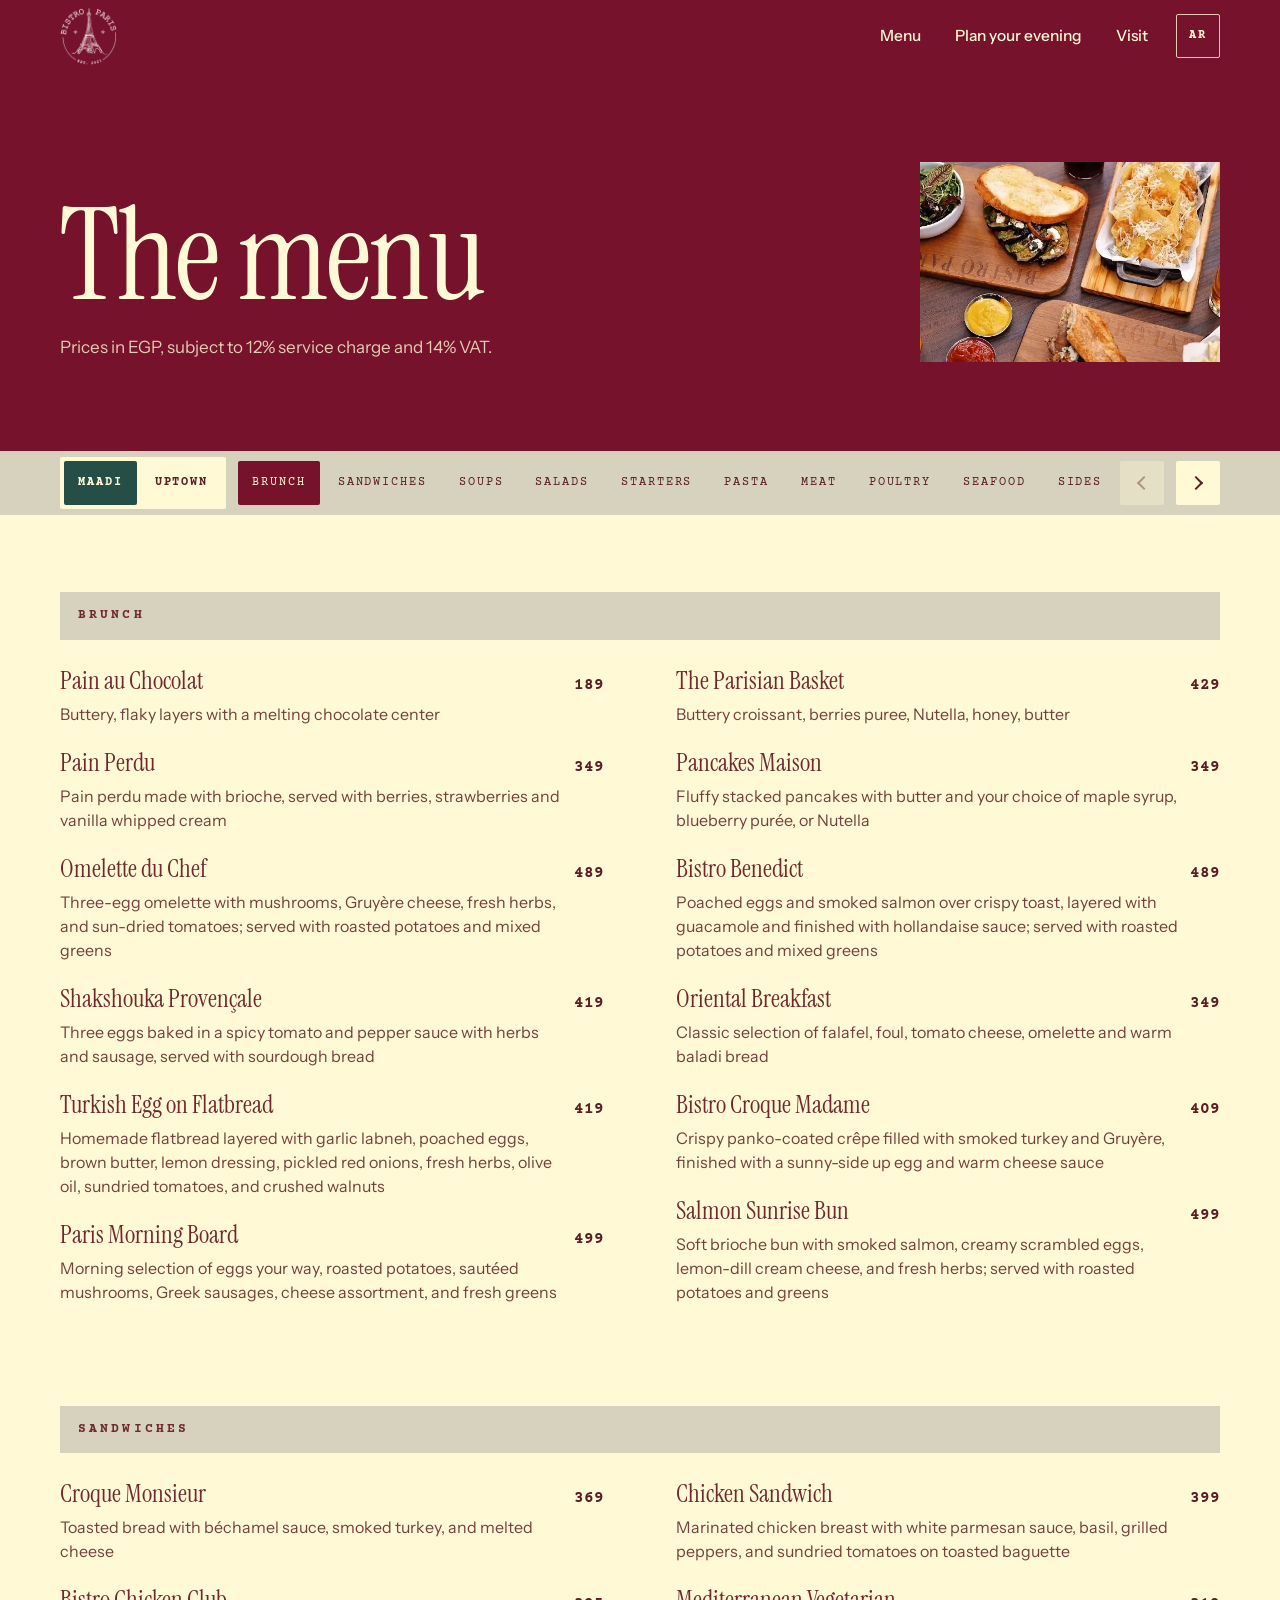
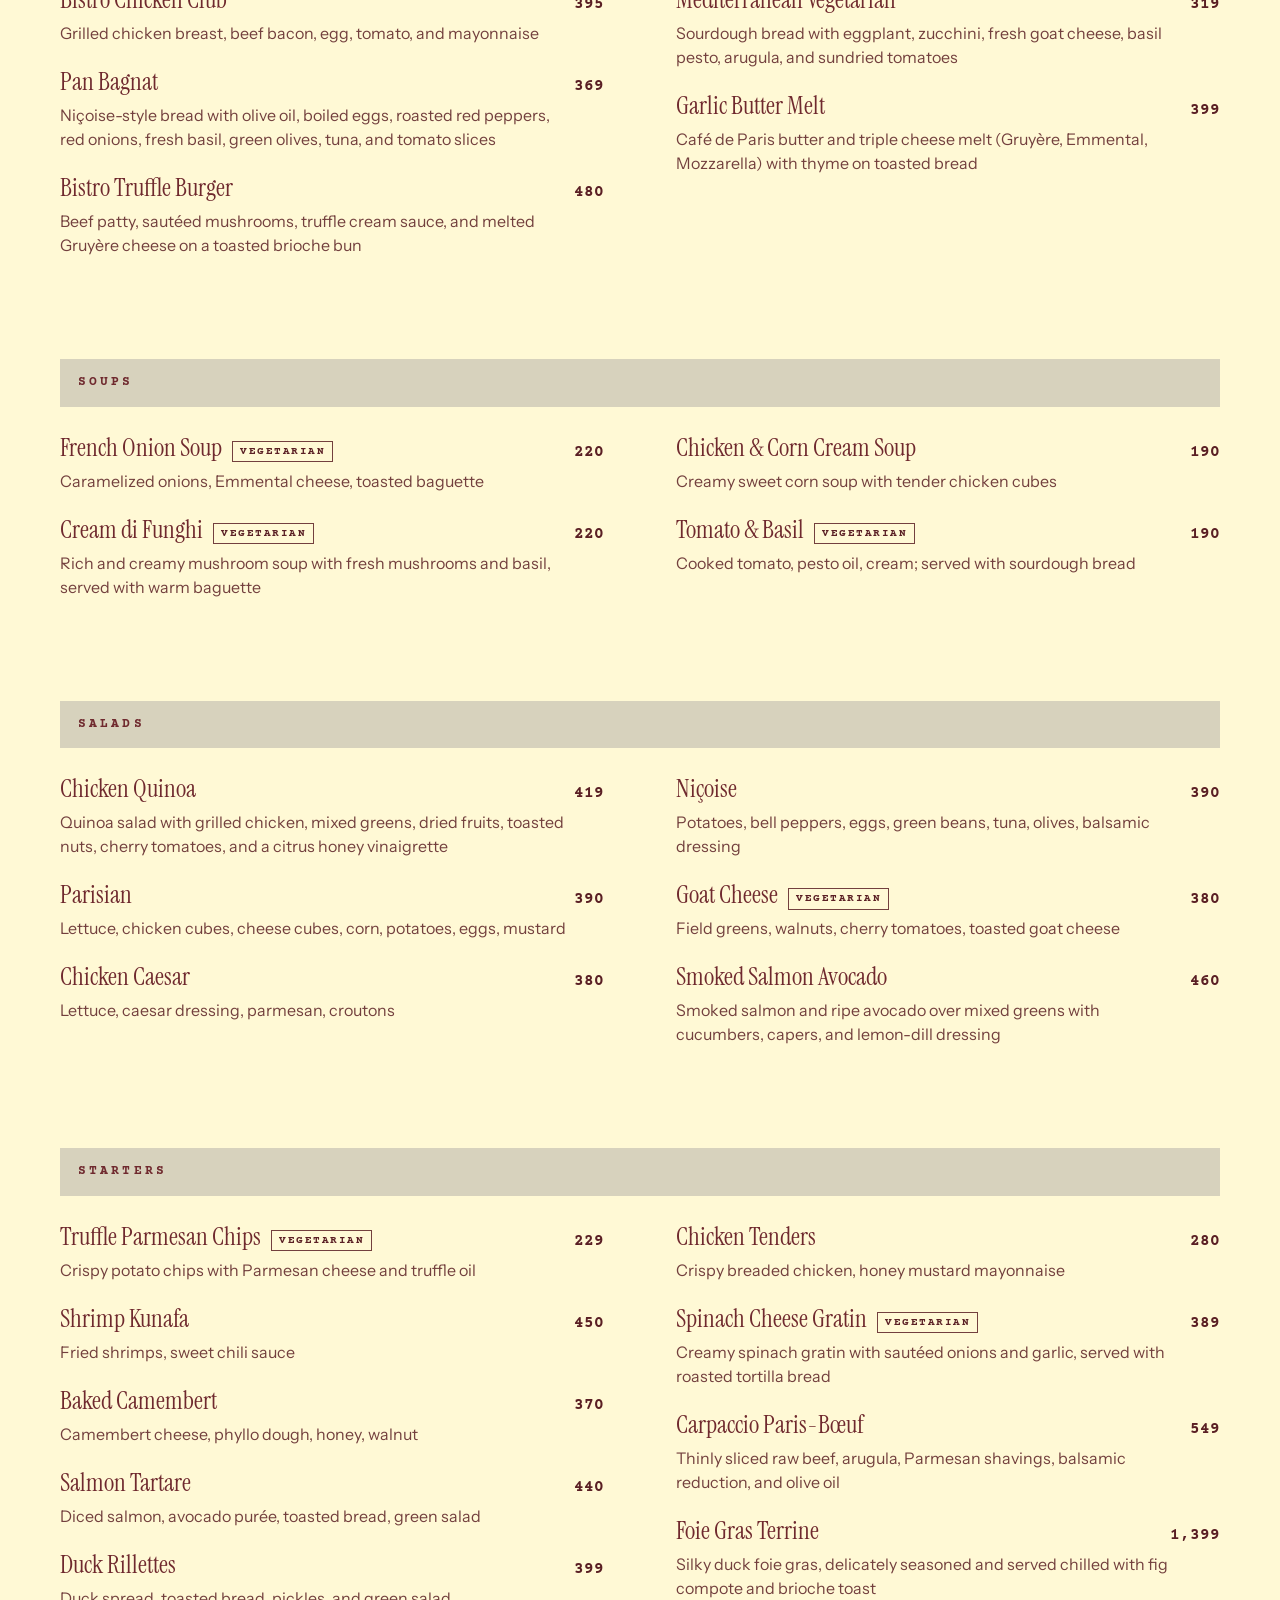
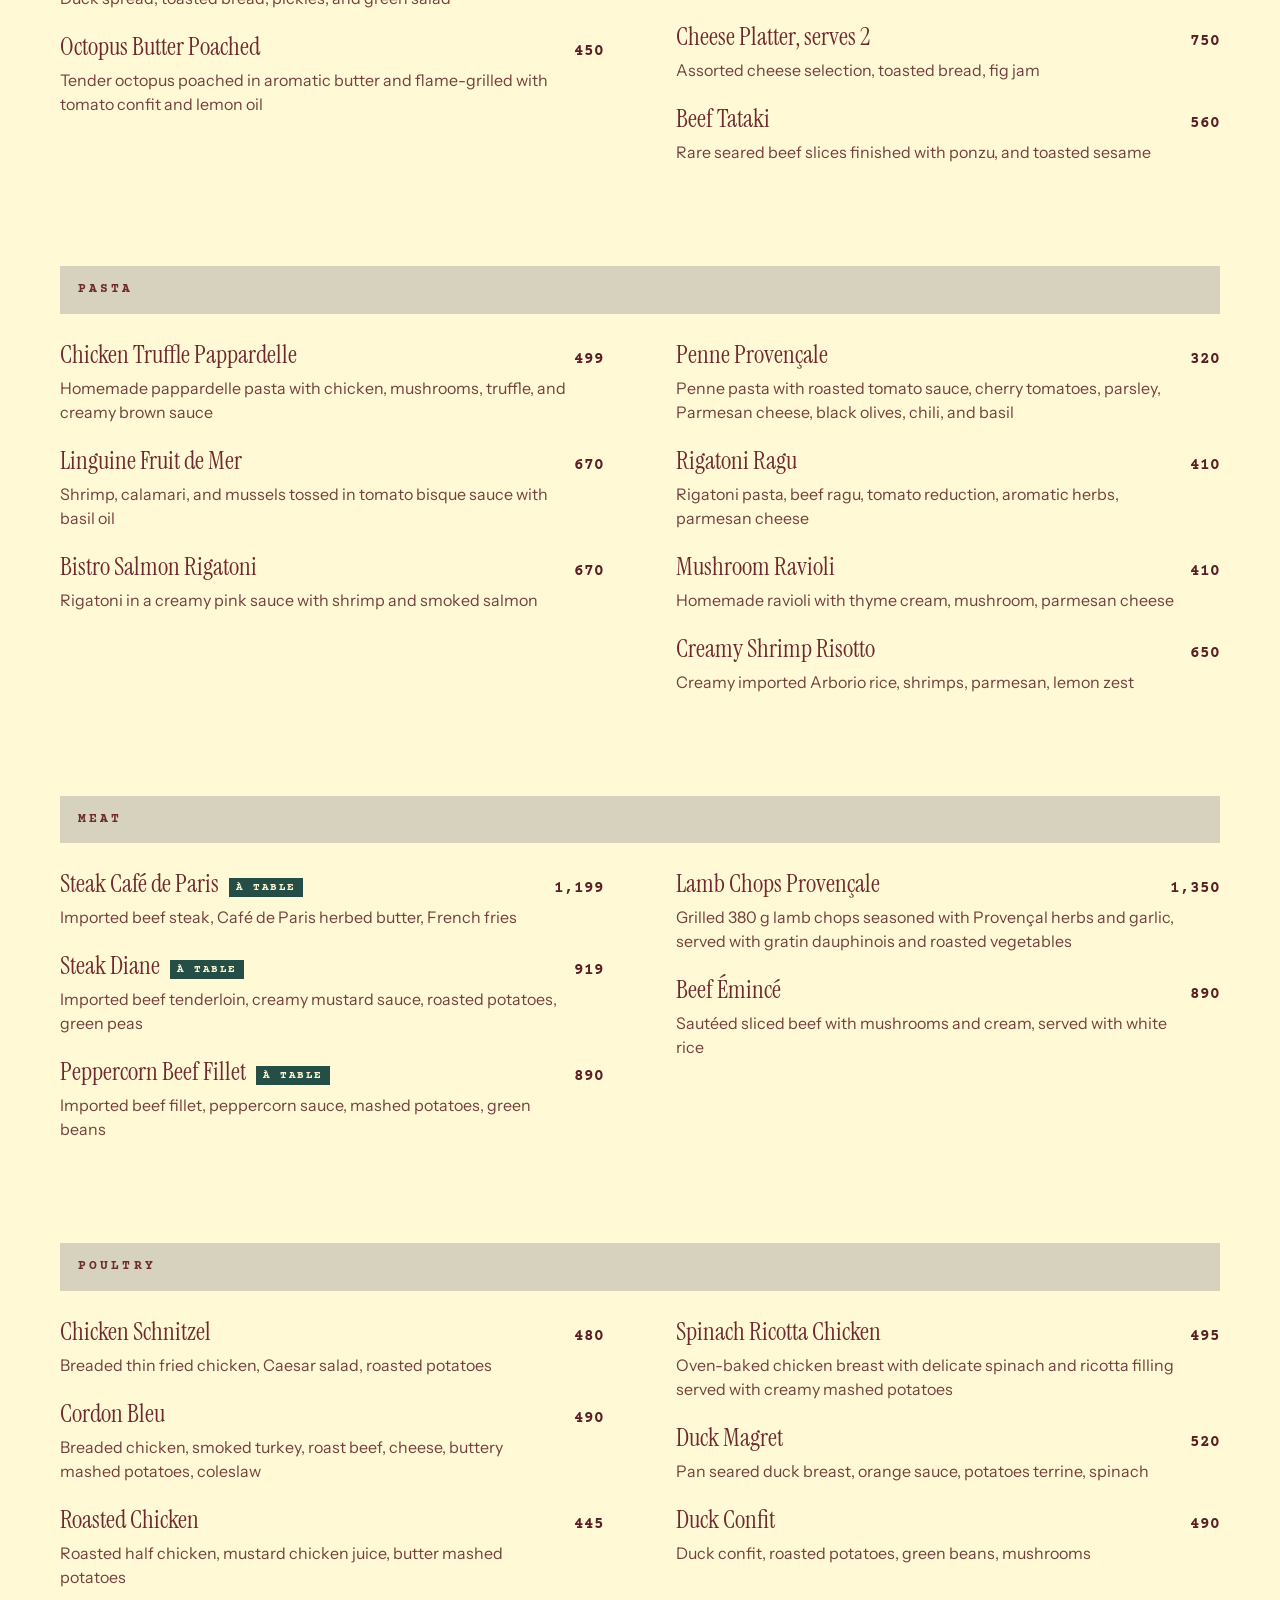
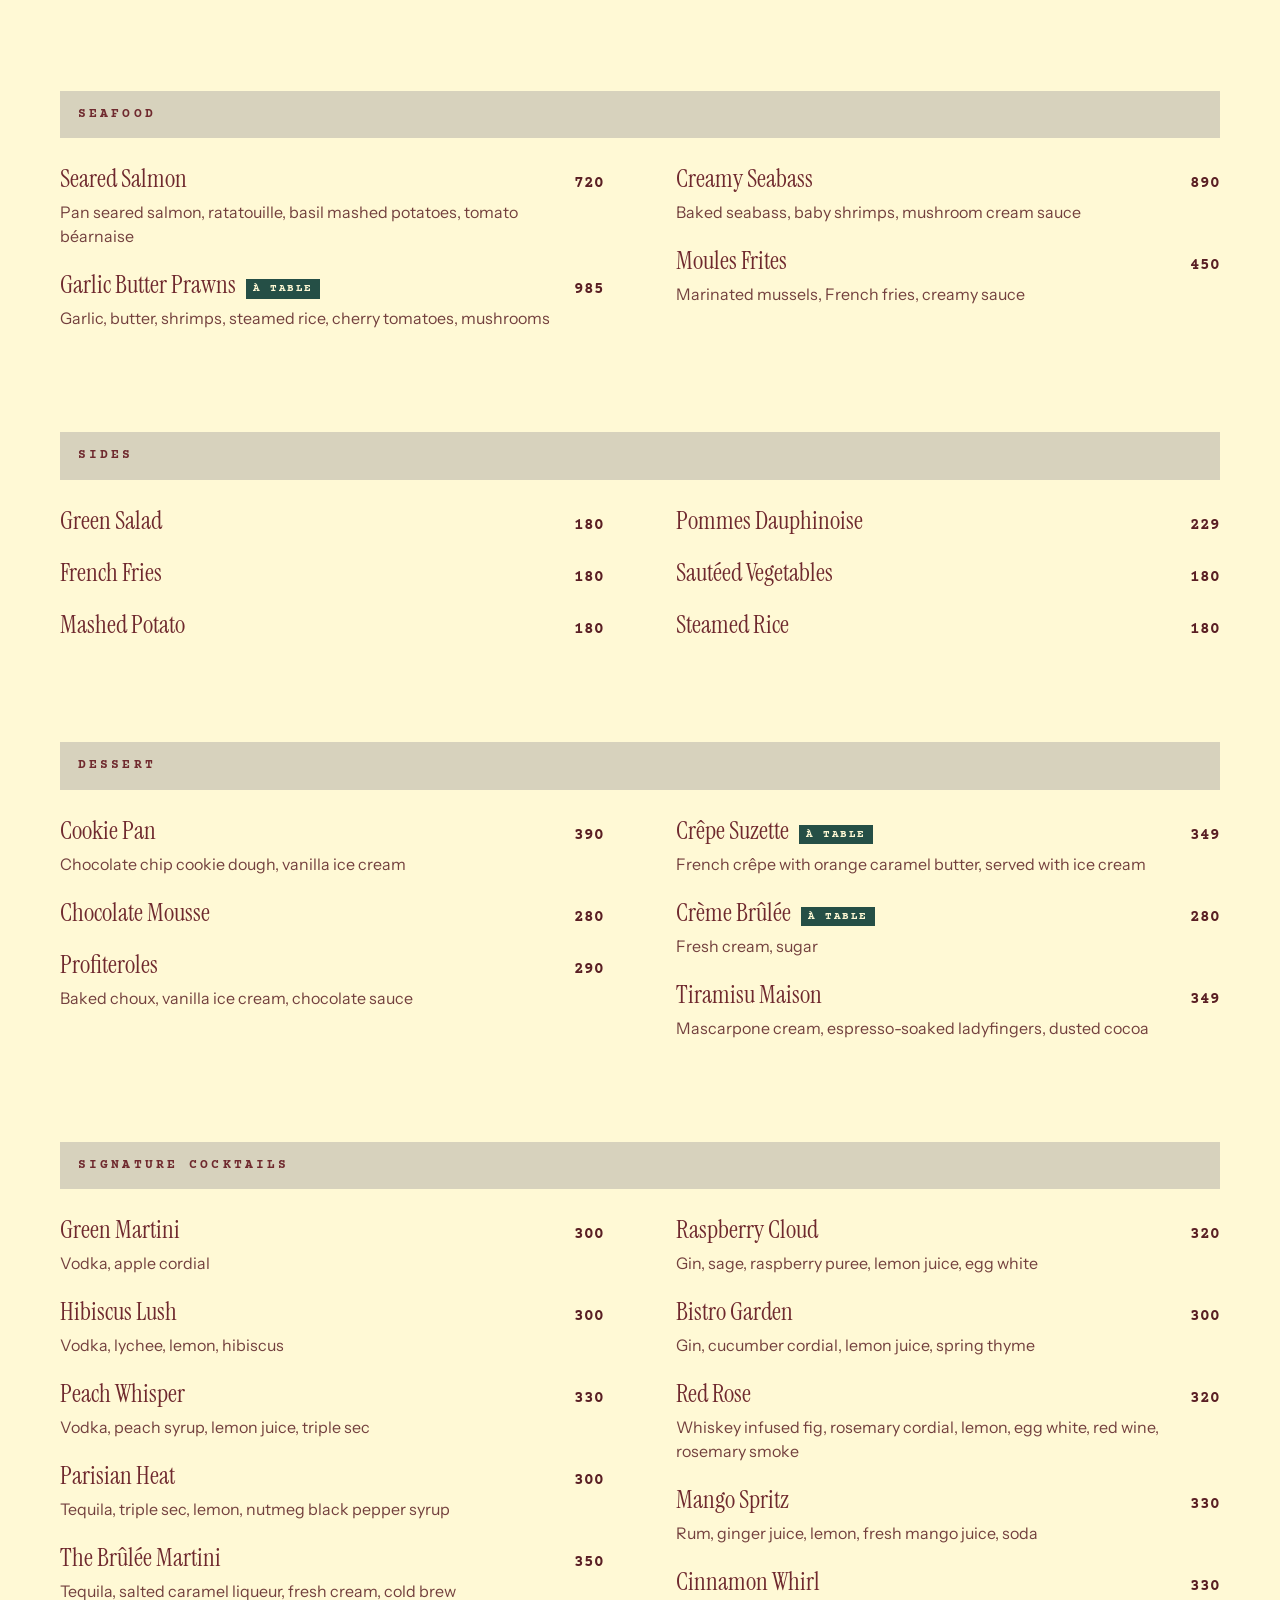
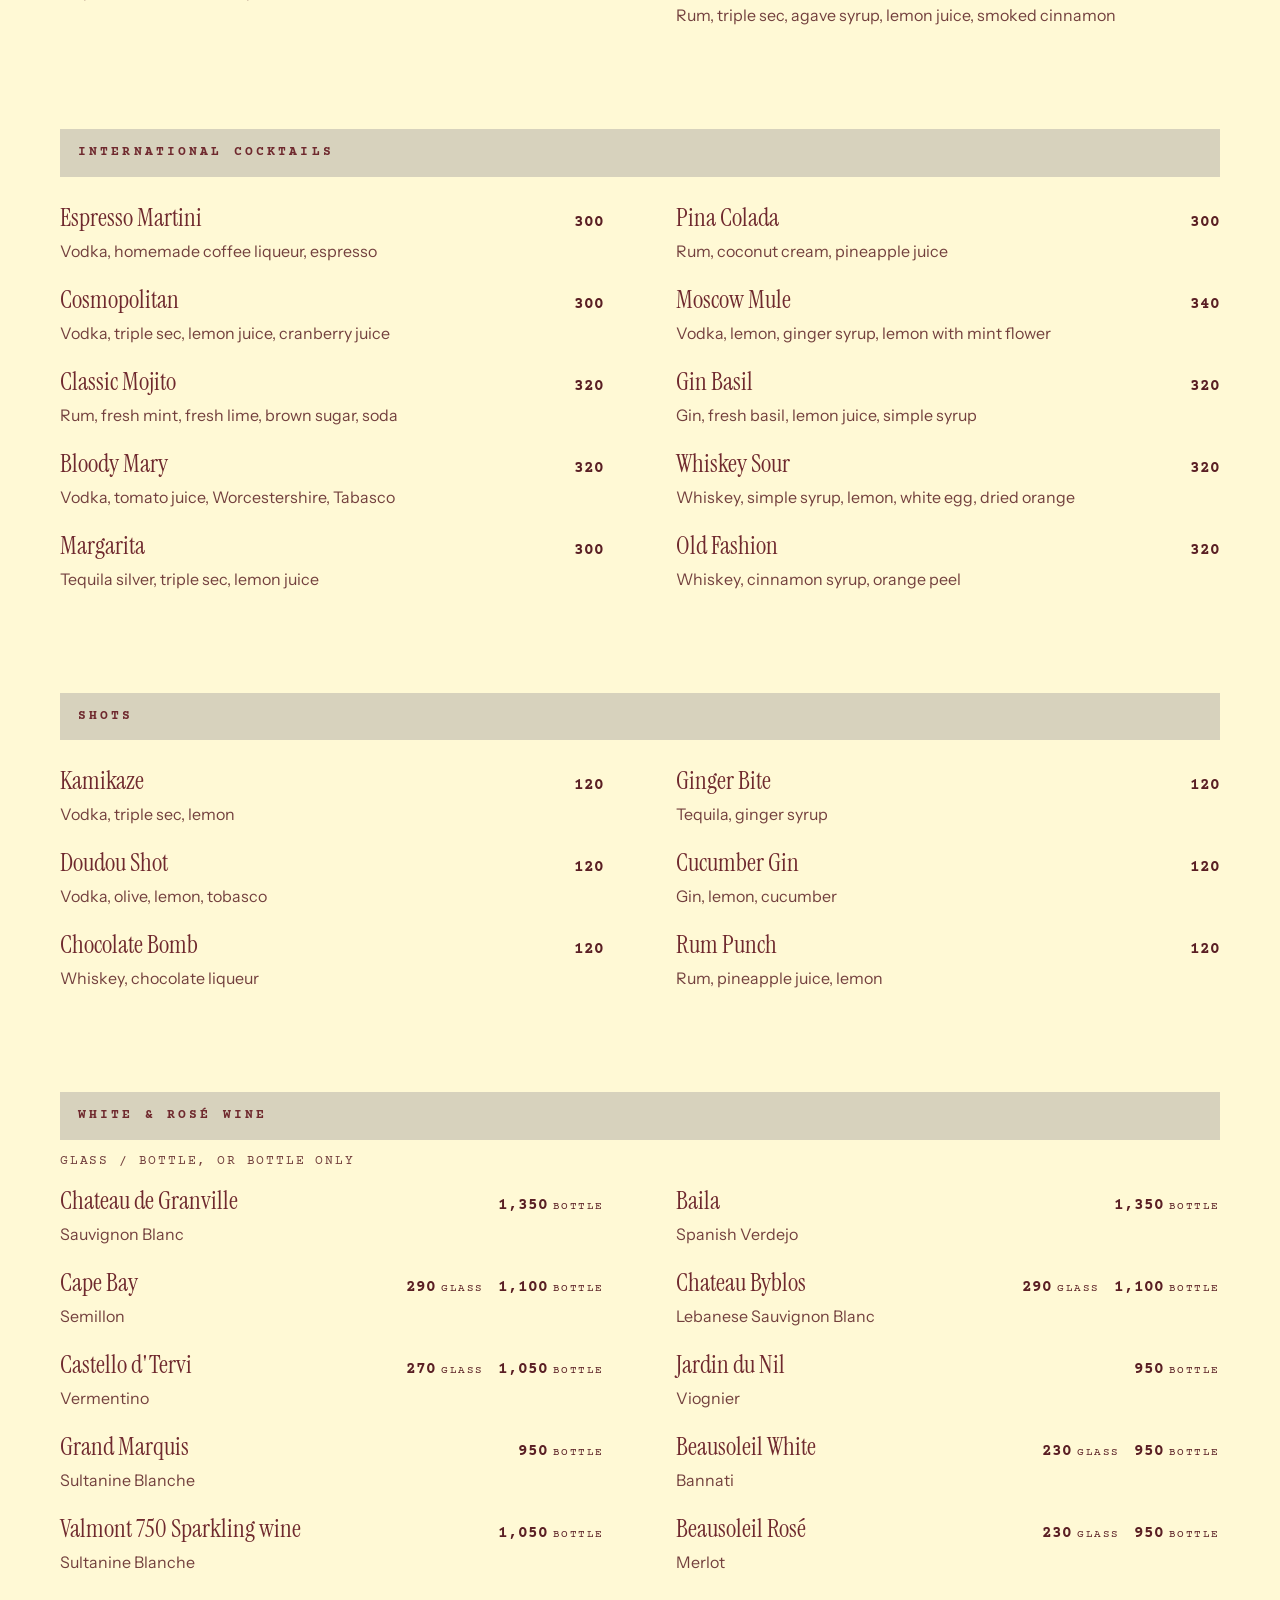
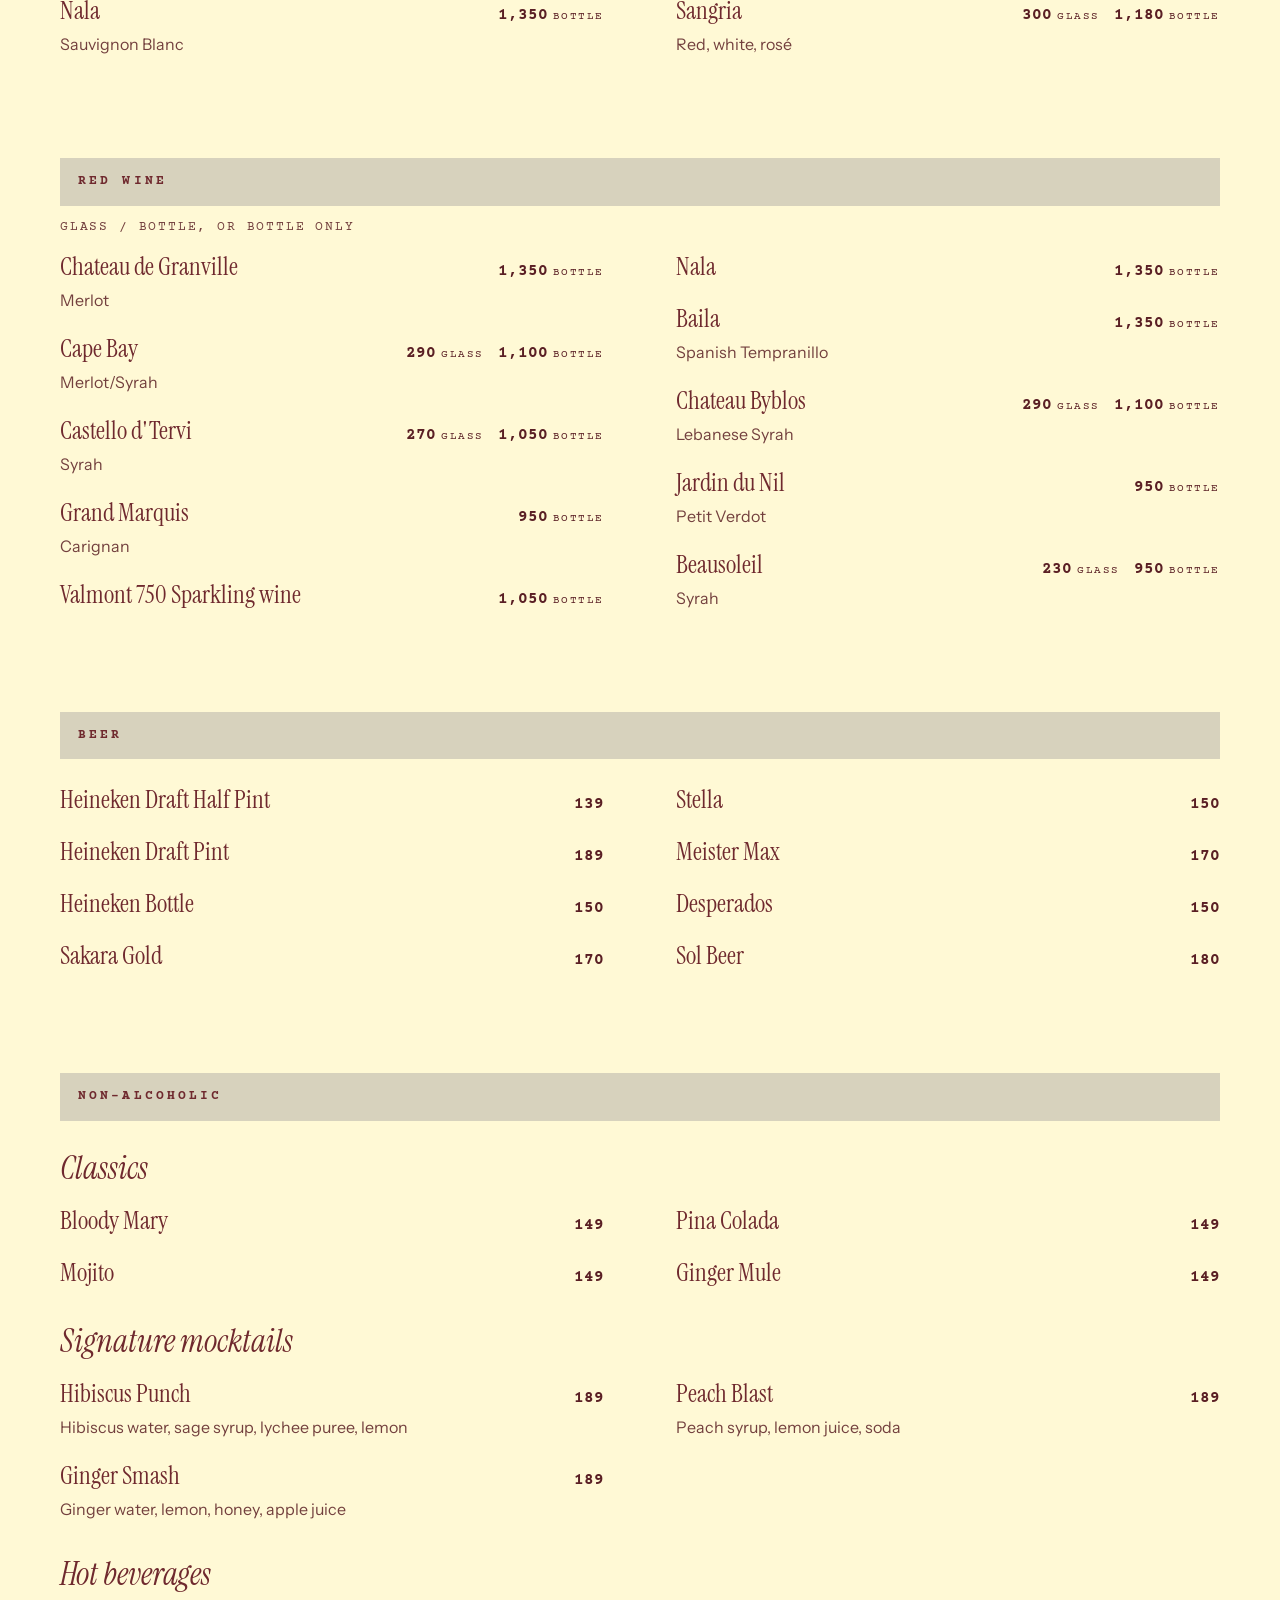
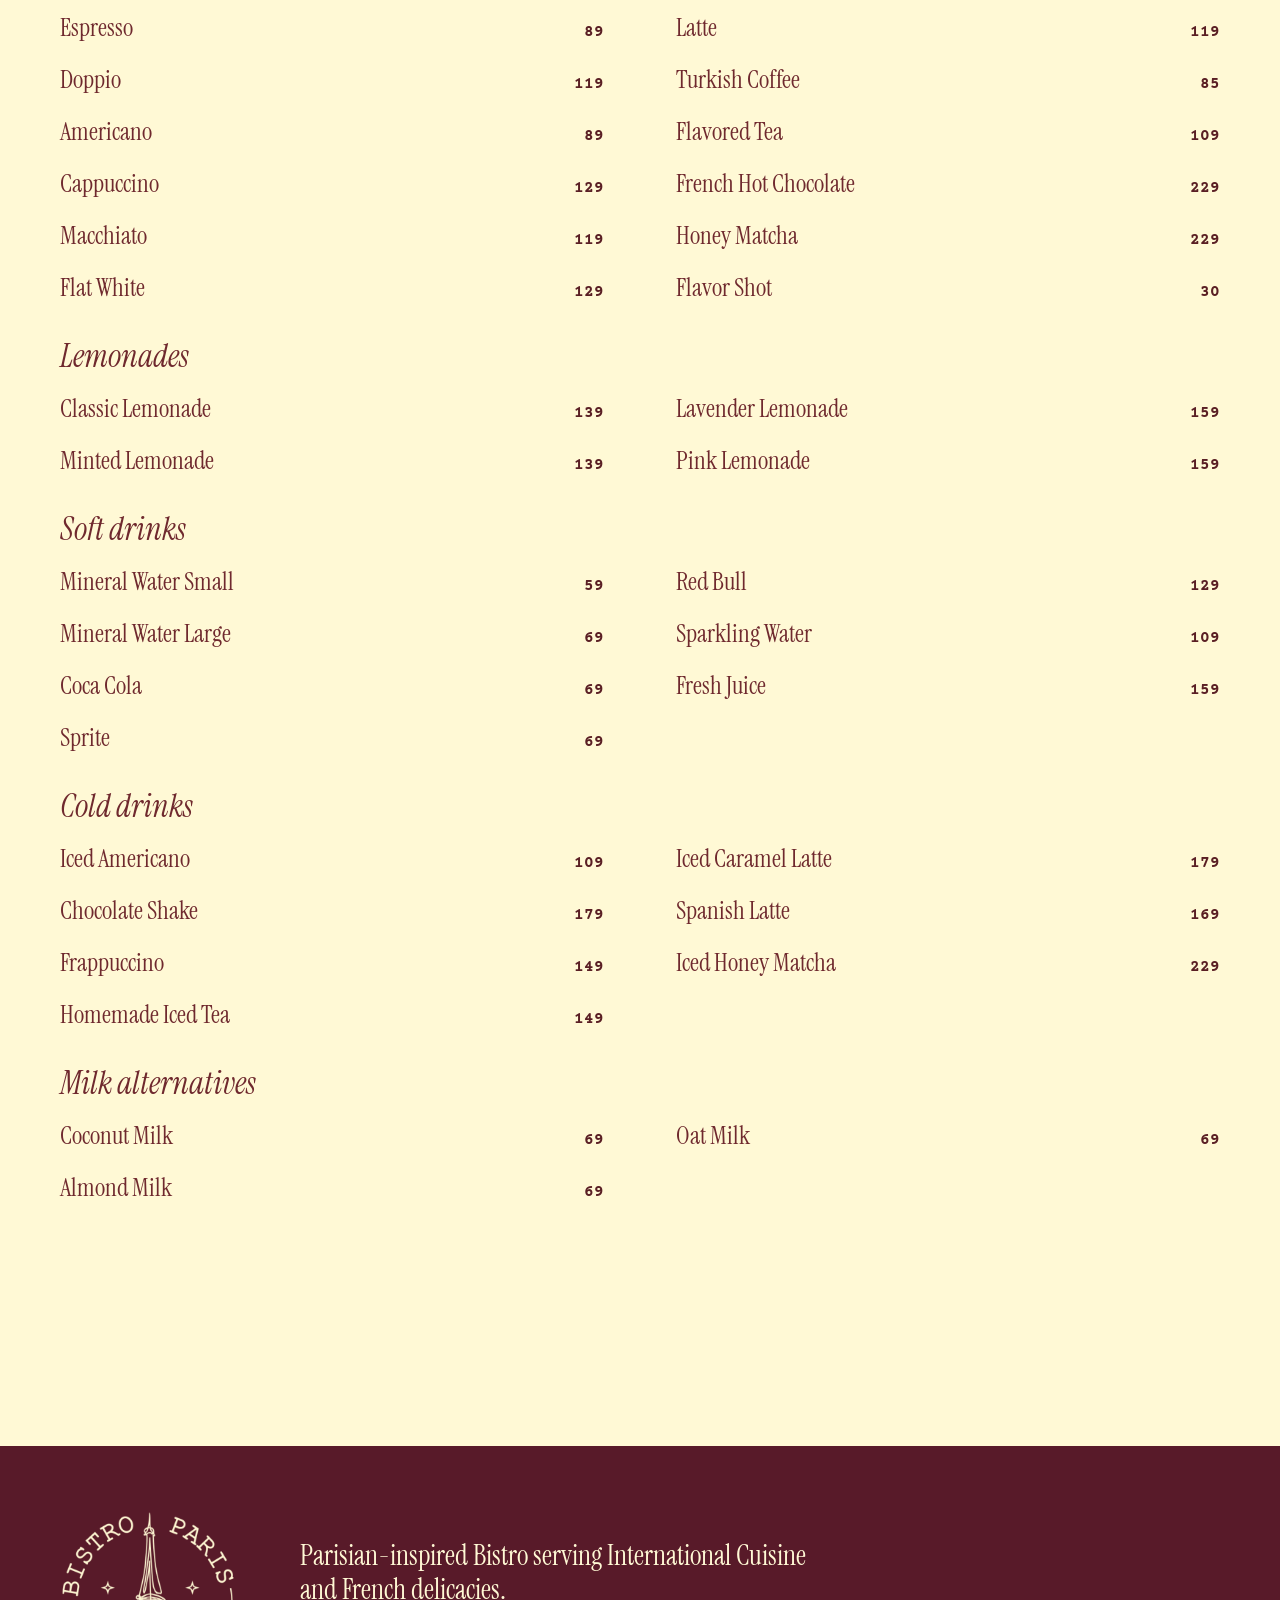
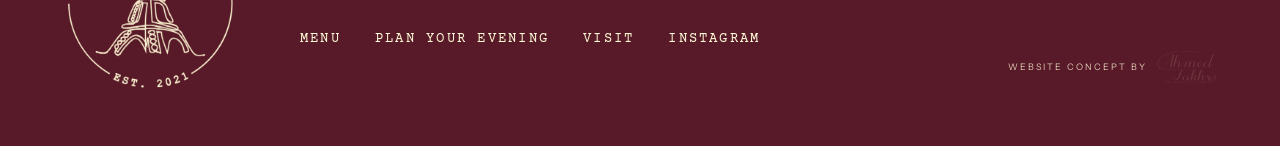
<file: menu.html>
<!doctype html>
<html lang="en">
<head>
<meta charset="utf-8">
<meta name="viewport" content="width=device-width, initial-scale=1, minimum-scale=1">
<title>Menu | Bistro Paris, Maadi and Uptown Cairo</title>
<meta name="description" content="The Bistro Paris menu for Maadi and Uptown Cairo, every dish with its price in EGP.">
<meta name="theme-color" content="#76122B">
<meta property="og:type" content="restaurant.restaurant">
<meta property="og:site_name" content="Bistro Paris">
<meta property="og:title" content="Menu | Bistro Paris, Maadi and Uptown Cairo">
<meta property="og:description" content="The Bistro Paris menu for Maadi and Uptown Cairo, every dish with its price in EGP.">
<meta property="og:url" content="https://ahmedfakhr1.github.io/bistroparis-preview/menu.html">
<meta property="og:image" content="https://ahmedfakhr1.github.io/bistroparis-preview/img/og.jpg">
<meta property="og:image:width" content="1200">
<meta property="og:image:height" content="630">
<meta name="twitter:card" content="summary_large_image">
<link rel="icon" href="img/icon.png" type="image/png">
<link rel="apple-touch-icon" href="img/apple-touch-icon.png">
<link rel="preload" href="fonts/courier-prime-d5f7f4.woff2" as="font" type="font/woff2" crossorigin>
<link rel="preload" href="fonts/courier-prime-fcd7e4.woff2" as="font" type="font/woff2" crossorigin>
<link rel="preload" href="fonts/instrument-sans-046090.woff2" as="font" type="font/woff2" crossorigin>
<link rel="preload" href="fonts/instrument-serif-2d243d.woff2" as="font" type="font/woff2" crossorigin>
<link rel="preload" href="fonts/instrument-serif-52a6c2.woff2" as="font" type="font/woff2" crossorigin>
<script>
(function(){var h=document.documentElement;h.classList.add('js','fl');
try{var m=location.search.match(/branch=(maadi|uptown)/),b=m?m[1]:localStorage.getItem('bp-branch');if(b==='maadi'||b==='uptown')h.setAttribute('data-branch',b);if(m)localStorage.setItem('bp-branch',m[1])}catch(e){}
try{h.classList.add(localStorage.getItem('bp-intro')?'hold':'veiled')}catch(e){h.classList.add('hold')}
var d=function(){h.classList.remove('fl')};setTimeout(d,1200);
if(document.fonts&&document.fonts.load){Promise.all(['400 1em "Instrument Serif"','italic 400 1em "Instrument Serif"','400 1em "Instrument Sans"','500 1em "Instrument Sans"','400 1em "Courier Prime"','700 1em "Courier Prime"'].map(function(f){return document.fonts.load(f)})).then(d,d)}else d()})();
</script>
<style>html.fl body{opacity:0}body{transition:opacity .25s ease}</style>
<link rel="stylesheet" href="fonts.css?v=9">
<link rel="stylesheet" href="style.css?v=9">
<script src="site.js?v=9" defer></script>
<script type="application/ld+json">{"@context": "https://schema.org", "@graph": [{"@type": "Restaurant", "@id": "https://ahmedfakhr1.github.io/bistroparis-preview/#maadi", "name": "Bistro Paris Maadi", "url": "https://ahmedfakhr1.github.io/bistroparis-preview/", "description": "Parisian-inspired Bistro serving International Cuisine and French delicacies", "servesCuisine": ["French", "International"], "telephone": "+201289994449", "image": "https://ahmedfakhr1.github.io/bistroparis-preview/img/og.jpg", "hasMenu": "https://ahmedfakhr1.github.io/bistroparis-preview/menu.html", "address": {"@type": "PostalAddress", "streetAddress": "13 Street 18, Maadi as Sarayat Al Gharbeyah, first floor of Building 13", "addressLocality": "Cairo", "postalCode": "4212050", "addressCountry": "EG"}, "sameAs": ["https://www.instagram.com/bistropariseg/", "https://www.facebook.com/bistroparis.eg"]}, {"@type": "Restaurant", "@id": "https://ahmedfakhr1.github.io/bistroparis-preview/#uptown", "name": "Bistro Paris Uptown", "url": "https://ahmedfakhr1.github.io/bistroparis-preview/", "description": "Parisian-inspired Bistro serving International Cuisine and French delicacies", "servesCuisine": ["French", "International"], "telephone": "+201277890000", "image": "https://ahmedfakhr1.github.io/bistroparis-preview/img/og.jpg", "hasMenu": "https://ahmedfakhr1.github.io/bistroparis-preview/menu.html?branch=uptown", "address": {"@type": "PostalAddress", "streetAddress": "Golf Plaza, Uptown Cairo", "addressLocality": "Cairo", "addressCountry": "EG"}, "openingHoursSpecification": [{"@type": "OpeningHoursSpecification", "dayOfWeek": ["Monday", "Tuesday", "Wednesday", "Thursday", "Friday", "Saturday", "Sunday"], "opens": "09:00", "closes": "23:30"}], "sameAs": ["https://www.instagram.com/bistropariseg/", "https://www.facebook.com/bistroparis.eg"]}]}</script>
</head>
<body class="menu-pg">
<a class="skip" href="#main">Skip to content</a>
<div class="veil" aria-hidden="true"><img src="img/seal-white.webp" width="480" height="490" alt=""><span class="veil-line"><i></i></span></div>
<div class="cover" aria-hidden="true"></div>
<header class="hdr" id="hdr">
<div class="hdr-in">
<a class="brand" href="index.html" aria-label="Bistro Paris, home"><img class="seal" src="img/seal-white.webp" width="480" height="490" alt=""></a>
<div class="hdr-r">
<nav class="nav" aria-label="Main">
<a href="menu.html">Menu</a>
<a href="index.html#plan-top">Plan your evening</a>
<a href="index.html#visit">Visit</a>
</nav>
<button class="lang" id="ar-toggle" type="button" aria-haspopup="dialog" aria-label="Arabic">AR</button>
<button class="burger" id="burger" type="button" aria-expanded="false" aria-controls="drawer" aria-label="Open menu"><span></span><span></span></button>
</div>
</div>
</header>
<div class="drawer" id="drawer" hidden>
<nav class="drawer-nav" aria-label="Menu">
<a href="menu.html?branch=maadi">Maadi menu</a>
<a href="menu.html?branch=uptown">Uptown menu</a>
<a href="index.html#plan-top">Plan your evening</a>
<a href="index.html#visit">Visit us</a>
</nav>
<div class="drawer-foot">
<a href="tel:+201289994449">Call Maadi +20 12 89994449</a>
<a href="tel:+201277890000">Call Uptown 012 77890000</a>
<a href="https://www.instagram.com/bistropariseg/" target="_blank" rel="noopener">Instagram @bistropariseg</a>
</div>
</div>
<main id="main">
<section class="mhead dark">
<div class="wrap mh">
<div class="mh-tx">
<h1>The menu</h1>
<p class="note">Prices in EGP, subject to 12% service charge and 14% VAT.</p>
</div>
<img class="mh-ph" src="img/boards.webp" width="540" height="960" alt="Sandwiches, chips and dips on wooden boards with BISTRO PARIS burnt into the wood" decoding="async">
</div>
</section>
<div class="bar" id="bar">
<div class="bar-in">
<div class="sw" role="group" aria-label="Branch">
<button type="button" data-branch-btn="maadi" aria-pressed="true">Maadi</button>
<button type="button" data-branch-btn="uptown" aria-pressed="false">Uptown</button>
</div>
<nav class="rail" aria-label="Menu sections"><div class="chips" data-for="maadi"><a href="#maadi-brunch" data-cat="brunch">Brunch</a><a href="#maadi-sandwiches" data-cat="sandwiches">Sandwiches</a><a href="#maadi-soups" data-cat="soups">Soups</a><a href="#maadi-salads" data-cat="salads">Salads</a><a href="#maadi-starters" data-cat="starters">Starters</a><a href="#maadi-pasta" data-cat="pasta">Pasta</a><a href="#maadi-meat" data-cat="meat">Meat</a><a href="#maadi-poultry" data-cat="poultry">Poultry</a><a href="#maadi-seafood" data-cat="seafood">Seafood</a><a href="#maadi-sides" data-cat="sides">Sides</a><a href="#maadi-dessert" data-cat="dessert">Dessert</a><a href="#maadi-signature-cocktails" data-cat="signature-cocktails">Signature Cocktails</a><a href="#maadi-international-cocktails" data-cat="international-cocktails">International Cocktails</a><a href="#maadi-shots" data-cat="shots">Shots</a><a href="#maadi-white-and-ros-wine" data-cat="white-and-ros-wine">White &amp; Rosé Wine</a><a href="#maadi-red-wine" data-cat="red-wine">Red Wine</a><a href="#maadi-beer" data-cat="beer">Beer</a><a href="#maadi-non-alcoholic" data-cat="non-alcoholic">Non-Alcoholic</a></div><div class="chips" data-for="uptown"><a href="#uptown-sandwiches" data-cat="sandwiches">Sandwiches</a><a href="#uptown-soups" data-cat="soups">Soups</a><a href="#uptown-salads" data-cat="salads">Salads</a><a href="#uptown-starters" data-cat="starters">Starters</a><a href="#uptown-pasta-and-risotto" data-cat="pasta-and-risotto">Pasta &amp; Risotto</a><a href="#uptown-meat" data-cat="meat">Meat</a><a href="#uptown-sides" data-cat="sides">Sides</a><a href="#uptown-seafood" data-cat="seafood">Seafood</a><a href="#uptown-poultry" data-cat="poultry">Poultry</a><a href="#uptown-dessert" data-cat="dessert">Dessert</a></div></nav>
<button class="rail-btn" id="rail-prev" type="button" aria-label="Earlier sections"><span></span></button>
<button class="rail-btn next" id="rail-next" type="button" aria-label="Later sections"><span></span></button>
</div>
</div>
<div class="wrap menu-body" id="menu-body">
<div class="pane" id="pane-maadi" data-pane="maadi"><section class="cat" id="maadi-brunch" data-cat="brunch"><h2>Brunch</h2><ul class="items"><li class="item"><div class="top"><span class="nm">Pain au Chocolat</span><span class="price"><span class="amt">189</span></span></div><p class="desc">Buttery, flaky layers with a melting chocolate center</p></li><li class="item"><div class="top"><span class="nm">Pain Perdu</span><span class="price"><span class="amt">349</span></span></div><p class="desc">Pain perdu made with brioche, served with berries, strawberries and vanilla whipped cream</p></li><li class="item"><div class="top"><span class="nm">Omelette du Chef</span><span class="price"><span class="amt">489</span></span></div><p class="desc">Three-egg omelette with mushrooms, Gruyère cheese, fresh herbs, and sun-dried tomatoes; served with roasted potatoes and mixed greens</p></li><li class="item"><div class="top"><span class="nm">Shakshouka Provençale</span><span class="price"><span class="amt">419</span></span></div><p class="desc">Three eggs baked in a spicy tomato and pepper sauce with herbs and sausage, served with sourdough bread</p></li><li class="item"><div class="top"><span class="nm">Turkish Egg on Flatbread</span><span class="price"><span class="amt">419</span></span></div><p class="desc">Homemade flatbread layered with garlic labneh, poached eggs, brown butter, lemon dressing, pickled red onions, fresh herbs, olive oil, sundried tomatoes, and crushed walnuts</p></li><li class="item"><div class="top"><span class="nm">Paris Morning Board</span><span class="price"><span class="amt">499</span></span></div><p class="desc">Morning selection of eggs your way, roasted potatoes, sautéed mushrooms, Greek sausages, cheese assortment, and fresh greens</p></li><li class="item"><div class="top"><span class="nm">The Parisian Basket</span><span class="price"><span class="amt">429</span></span></div><p class="desc">Buttery croissant, berries puree, Nutella, honey, butter</p></li><li class="item"><div class="top"><span class="nm">Pancakes Maison</span><span class="price"><span class="amt">349</span></span></div><p class="desc">Fluffy stacked pancakes with butter and your choice of maple syrup, blueberry purée, or Nutella</p></li><li class="item"><div class="top"><span class="nm">Bistro Benedict</span><span class="price"><span class="amt">489</span></span></div><p class="desc">Poached eggs and smoked salmon over crispy toast, layered with guacamole and finished with hollandaise sauce; served with roasted potatoes and mixed greens</p></li><li class="item"><div class="top"><span class="nm">Oriental Breakfast</span><span class="price"><span class="amt">349</span></span></div><p class="desc">Classic selection of falafel, foul, tomato cheese, omelette and warm baladi bread</p></li><li class="item"><div class="top"><span class="nm">Bistro Croque Madame</span><span class="price"><span class="amt">409</span></span></div><p class="desc">Crispy panko-coated crêpe filled with smoked turkey and Gruyère, finished with a sunny-side up egg and warm cheese sauce</p></li><li class="item"><div class="top"><span class="nm">Salmon Sunrise Bun</span><span class="price"><span class="amt">499</span></span></div><p class="desc">Soft brioche bun with smoked salmon, creamy scrambled eggs, lemon-dill cream cheese, and fresh herbs; served with roasted potatoes and greens</p></li></ul></section><section class="cat" id="maadi-sandwiches" data-cat="sandwiches"><h2>Sandwiches</h2><ul class="items"><li class="item"><div class="top"><span class="nm">Croque Monsieur</span><span class="price"><span class="amt">369</span></span></div><p class="desc">Toasted bread with béchamel sauce, smoked turkey, and melted cheese</p></li><li class="item"><div class="top"><span class="nm">Bistro Chicken Club</span><span class="price"><span class="amt">395</span></span></div><p class="desc">Grilled chicken breast, beef bacon, egg, tomato, and mayonnaise</p></li><li class="item"><div class="top"><span class="nm">Pan Bagnat</span><span class="price"><span class="amt">369</span></span></div><p class="desc">Niçoise-style bread with olive oil, boiled eggs, roasted red peppers, red onions, fresh basil, green olives, tuna, and tomato slices</p></li><li class="item"><div class="top"><span class="nm">Bistro Truffle Burger</span><span class="price"><span class="amt">480</span></span></div><p class="desc">Beef patty, sautéed mushrooms, truffle cream sauce, and melted Gruyère cheese on a toasted brioche bun</p></li><li class="item"><div class="top"><span class="nm">Chicken Sandwich</span><span class="price"><span class="amt">399</span></span></div><p class="desc">Marinated chicken breast with white parmesan sauce, basil, grilled peppers, and sundried tomatoes on toasted baguette</p></li><li class="item"><div class="top"><span class="nm">Mediterranean Vegetarian</span><span class="price"><span class="amt">319</span></span></div><p class="desc">Sourdough bread with eggplant, zucchini, fresh goat cheese, basil pesto, arugula, and sundried tomatoes</p></li><li class="item"><div class="top"><span class="nm">Garlic Butter Melt</span><span class="price"><span class="amt">399</span></span></div><p class="desc">Café de Paris butter and triple cheese melt (Gruyère, Emmental, Mozzarella) with thyme on toasted bread</p></li></ul></section><section class="cat" id="maadi-soups" data-cat="soups"><h2>Soups</h2><ul class="items"><li class="item"><div class="top"><span class="nm">French Onion Soup<span class="tag tag-veg">vegetarian</span></span><span class="price"><span class="amt">220</span></span></div><p class="desc">Caramelized onions, Emmental cheese, toasted baguette</p></li><li class="item"><div class="top"><span class="nm">Cream di Funghi<span class="tag tag-veg">vegetarian</span></span><span class="price"><span class="amt">220</span></span></div><p class="desc">Rich and creamy mushroom soup with fresh mushrooms and basil, served with warm baguette</p></li><li class="item"><div class="top"><span class="nm">Chicken &amp; Corn Cream Soup</span><span class="price"><span class="amt">190</span></span></div><p class="desc">Creamy sweet corn soup with tender chicken cubes</p></li><li class="item"><div class="top"><span class="nm">Tomato &amp; Basil<span class="tag tag-veg">vegetarian</span></span><span class="price"><span class="amt">190</span></span></div><p class="desc">Cooked tomato, pesto oil, cream; served with sourdough bread</p></li></ul></section><section class="cat" id="maadi-salads" data-cat="salads"><h2>Salads</h2><ul class="items"><li class="item"><div class="top"><span class="nm">Chicken Quinoa</span><span class="price"><span class="amt">419</span></span></div><p class="desc">Quinoa salad with grilled chicken, mixed greens, dried fruits, toasted nuts, cherry tomatoes, and a citrus honey vinaigrette</p></li><li class="item"><div class="top"><span class="nm">Parisian</span><span class="price"><span class="amt">390</span></span></div><p class="desc">Lettuce, chicken cubes, cheese cubes, corn, potatoes, eggs, mustard</p></li><li class="item"><div class="top"><span class="nm">Chicken Caesar</span><span class="price"><span class="amt">380</span></span></div><p class="desc">Lettuce, caesar dressing, parmesan, croutons</p></li><li class="item"><div class="top"><span class="nm">Niçoise</span><span class="price"><span class="amt">390</span></span></div><p class="desc">Potatoes, bell peppers, eggs, green beans, tuna, olives, balsamic dressing</p></li><li class="item"><div class="top"><span class="nm">Goat Cheese<span class="tag tag-veg">vegetarian</span></span><span class="price"><span class="amt">380</span></span></div><p class="desc">Field greens, walnuts, cherry tomatoes, toasted goat cheese</p></li><li class="item"><div class="top"><span class="nm">Smoked Salmon Avocado</span><span class="price"><span class="amt">460</span></span></div><p class="desc">Smoked salmon and ripe avocado over mixed greens with cucumbers, capers, and lemon-dill dressing</p></li></ul></section><section class="cat" id="maadi-starters" data-cat="starters"><h2>Starters</h2><ul class="items"><li class="item"><div class="top"><span class="nm">Truffle Parmesan Chips<span class="tag tag-veg">vegetarian</span></span><span class="price"><span class="amt">229</span></span></div><p class="desc">Crispy potato chips with Parmesan cheese and truffle oil</p></li><li class="item"><div class="top"><span class="nm">Shrimp Kunafa</span><span class="price"><span class="amt">450</span></span></div><p class="desc">Fried shrimps, sweet chili sauce</p></li><li class="item"><div class="top"><span class="nm">Baked Camembert</span><span class="price"><span class="amt">370</span></span></div><p class="desc">Camembert cheese, phyllo dough, honey, walnut</p></li><li class="item"><div class="top"><span class="nm">Salmon Tartare</span><span class="price"><span class="amt">440</span></span></div><p class="desc">Diced salmon, avocado purée, toasted bread, green salad</p></li><li class="item"><div class="top"><span class="nm">Duck Rillettes</span><span class="price"><span class="amt">399</span></span></div><p class="desc">Duck spread, toasted bread, pickles, and green salad</p></li><li class="item"><div class="top"><span class="nm">Octopus Butter Poached</span><span class="price"><span class="amt">450</span></span></div><p class="desc">Tender octopus poached in aromatic butter and flame-grilled with tomato confit and lemon oil</p></li><li class="item"><div class="top"><span class="nm">Chicken Tenders</span><span class="price"><span class="amt">280</span></span></div><p class="desc">Crispy breaded chicken, honey mustard mayonnaise</p></li><li class="item"><div class="top"><span class="nm">Spinach Cheese Gratin<span class="tag tag-veg">vegetarian</span></span><span class="price"><span class="amt">389</span></span></div><p class="desc">Creamy spinach gratin with sautéed onions and garlic, served with roasted tortilla bread</p></li><li class="item"><div class="top"><span class="nm">Carpaccio Paris-Bœuf</span><span class="price"><span class="amt">549</span></span></div><p class="desc">Thinly sliced raw beef, arugula, Parmesan shavings, balsamic reduction, and olive oil</p></li><li class="item"><div class="top"><span class="nm">Foie Gras Terrine</span><span class="price"><span class="amt">1,399</span></span></div><p class="desc">Silky duck foie gras, delicately seasoned and served chilled with fig compote and brioche toast</p></li><li class="item"><div class="top"><span class="nm">Cheese Platter, serves 2</span><span class="price"><span class="amt">750</span></span></div><p class="desc">Assorted cheese selection, toasted bread, fig jam</p></li><li class="item"><div class="top"><span class="nm">Beef Tataki</span><span class="price"><span class="amt">560</span></span></div><p class="desc">Rare seared beef slices finished with ponzu, and toasted sesame</p></li></ul></section><section class="cat" id="maadi-pasta" data-cat="pasta"><h2>Pasta</h2><ul class="items"><li class="item"><div class="top"><span class="nm">Chicken Truffle Pappardelle</span><span class="price"><span class="amt">499</span></span></div><p class="desc">Homemade pappardelle pasta with chicken, mushrooms, truffle, and creamy brown sauce</p></li><li class="item"><div class="top"><span class="nm">Linguine Fruit de Mer</span><span class="price"><span class="amt">670</span></span></div><p class="desc">Shrimp, calamari, and mussels tossed in tomato bisque sauce with basil oil</p></li><li class="item"><div class="top"><span class="nm">Bistro Salmon Rigatoni</span><span class="price"><span class="amt">670</span></span></div><p class="desc">Rigatoni in a creamy pink sauce with shrimp and smoked salmon</p></li><li class="item"><div class="top"><span class="nm">Penne Provençale</span><span class="price"><span class="amt">320</span></span></div><p class="desc">Penne pasta with roasted tomato sauce, cherry tomatoes, parsley, Parmesan cheese, black olives, chili, and basil</p></li><li class="item"><div class="top"><span class="nm">Rigatoni Ragu</span><span class="price"><span class="amt">410</span></span></div><p class="desc">Rigatoni pasta, beef ragu, tomato reduction, aromatic herbs, parmesan cheese</p></li><li class="item"><div class="top"><span class="nm">Mushroom Ravioli</span><span class="price"><span class="amt">410</span></span></div><p class="desc">Homemade ravioli with thyme cream, mushroom, parmesan cheese</p></li><li class="item"><div class="top"><span class="nm">Creamy Shrimp Risotto</span><span class="price"><span class="amt">650</span></span></div><p class="desc">Creamy imported Arborio rice, shrimps, parmesan, lemon zest</p></li></ul></section><section class="cat" id="maadi-meat" data-cat="meat"><h2>Meat</h2><ul class="items"><li class="item"><div class="top"><span class="nm">Steak Café de Paris<span class="tag tag-at">à table</span></span><span class="price"><span class="amt">1,199</span></span></div><p class="desc">Imported beef steak, Café de Paris herbed butter, French fries</p></li><li class="item"><div class="top"><span class="nm">Steak Diane<span class="tag tag-at">à table</span></span><span class="price"><span class="amt">919</span></span></div><p class="desc">Imported beef tenderloin, creamy mustard sauce, roasted potatoes, green peas</p></li><li class="item"><div class="top"><span class="nm">Peppercorn Beef Fillet<span class="tag tag-at">à table</span></span><span class="price"><span class="amt">890</span></span></div><p class="desc">Imported beef fillet, peppercorn sauce, mashed potatoes, green beans</p></li><li class="item"><div class="top"><span class="nm">Lamb Chops Provençale</span><span class="price"><span class="amt">1,350</span></span></div><p class="desc">Grilled 380 g lamb chops seasoned with Provençal herbs and garlic, served with gratin dauphinois and roasted vegetables</p></li><li class="item"><div class="top"><span class="nm">Beef Émincé</span><span class="price"><span class="amt">890</span></span></div><p class="desc">Sautéed sliced beef with mushrooms and cream, served with white rice</p></li></ul></section><section class="cat" id="maadi-poultry" data-cat="poultry"><h2>Poultry</h2><ul class="items"><li class="item"><div class="top"><span class="nm">Chicken Schnitzel</span><span class="price"><span class="amt">480</span></span></div><p class="desc">Breaded thin fried chicken, Caesar salad, roasted potatoes</p></li><li class="item"><div class="top"><span class="nm">Cordon Bleu</span><span class="price"><span class="amt">490</span></span></div><p class="desc">Breaded chicken, smoked turkey, roast beef, cheese, buttery mashed potatoes, coleslaw</p></li><li class="item"><div class="top"><span class="nm">Roasted Chicken</span><span class="price"><span class="amt">445</span></span></div><p class="desc">Roasted half chicken, mustard chicken juice, butter mashed potatoes</p></li><li class="item"><div class="top"><span class="nm">Spinach Ricotta Chicken</span><span class="price"><span class="amt">495</span></span></div><p class="desc">Oven-baked chicken breast with delicate spinach and ricotta filling served with creamy mashed potatoes</p></li><li class="item"><div class="top"><span class="nm">Duck Magret</span><span class="price"><span class="amt">520</span></span></div><p class="desc">Pan seared duck breast, orange sauce, potatoes terrine, spinach</p></li><li class="item"><div class="top"><span class="nm">Duck Confit</span><span class="price"><span class="amt">490</span></span></div><p class="desc">Duck confit, roasted potatoes, green beans, mushrooms</p></li></ul></section><section class="cat" id="maadi-seafood" data-cat="seafood"><h2>Seafood</h2><ul class="items"><li class="item"><div class="top"><span class="nm">Seared Salmon</span><span class="price"><span class="amt">720</span></span></div><p class="desc">Pan seared salmon, ratatouille, basil mashed potatoes, tomato béarnaise</p></li><li class="item"><div class="top"><span class="nm">Garlic Butter Prawns<span class="tag tag-at">à table</span></span><span class="price"><span class="amt">985</span></span></div><p class="desc">Garlic, butter, shrimps, steamed rice, cherry tomatoes, mushrooms</p></li><li class="item"><div class="top"><span class="nm">Creamy Seabass</span><span class="price"><span class="amt">890</span></span></div><p class="desc">Baked seabass, baby shrimps, mushroom cream sauce</p></li><li class="item"><div class="top"><span class="nm">Moules Frites</span><span class="price"><span class="amt">450</span></span></div><p class="desc">Marinated mussels, French fries, creamy sauce</p></li></ul></section><section class="cat" id="maadi-sides" data-cat="sides"><h2>Sides</h2><ul class="items"><li class="item"><div class="top"><span class="nm">Green Salad</span><span class="price"><span class="amt">180</span></span></div></li><li class="item"><div class="top"><span class="nm">French Fries</span><span class="price"><span class="amt">180</span></span></div></li><li class="item"><div class="top"><span class="nm">Mashed Potato</span><span class="price"><span class="amt">180</span></span></div></li><li class="item"><div class="top"><span class="nm">Pommes Dauphinoise</span><span class="price"><span class="amt">229</span></span></div></li><li class="item"><div class="top"><span class="nm">Sautéed Vegetables</span><span class="price"><span class="amt">180</span></span></div></li><li class="item"><div class="top"><span class="nm">Steamed Rice</span><span class="price"><span class="amt">180</span></span></div></li></ul></section><section class="cat" id="maadi-dessert" data-cat="dessert"><h2>Dessert</h2><ul class="items"><li class="item"><div class="top"><span class="nm">Cookie Pan</span><span class="price"><span class="amt">390</span></span></div><p class="desc">Chocolate chip cookie dough, vanilla ice cream</p></li><li class="item"><div class="top"><span class="nm">Chocolate Mousse</span><span class="price"><span class="amt">280</span></span></div></li><li class="item"><div class="top"><span class="nm">Profiteroles</span><span class="price"><span class="amt">290</span></span></div><p class="desc">Baked choux, vanilla ice cream, chocolate sauce</p></li><li class="item"><div class="top"><span class="nm">Crêpe Suzette<span class="tag tag-at">à table</span></span><span class="price"><span class="amt">349</span></span></div><p class="desc">French crêpe with orange caramel butter, served with ice cream</p></li><li class="item"><div class="top"><span class="nm">Crème Brûlée<span class="tag tag-at">à table</span></span><span class="price"><span class="amt">280</span></span></div><p class="desc">Fresh cream, sugar</p></li><li class="item"><div class="top"><span class="nm">Tiramisu Maison</span><span class="price"><span class="amt">349</span></span></div><p class="desc">Mascarpone cream, espresso-soaked ladyfingers, dusted cocoa</p></li></ul></section><section class="cat" id="maadi-signature-cocktails" data-cat="signature-cocktails"><h2>Signature Cocktails</h2><ul class="items"><li class="item"><div class="top"><span class="nm">Green Martini</span><span class="price"><span class="amt">300</span></span></div><p class="desc">Vodka, apple cordial</p></li><li class="item"><div class="top"><span class="nm">Hibiscus Lush</span><span class="price"><span class="amt">300</span></span></div><p class="desc">Vodka, lychee, lemon, hibiscus</p></li><li class="item"><div class="top"><span class="nm">Peach Whisper</span><span class="price"><span class="amt">330</span></span></div><p class="desc">Vodka, peach syrup, lemon juice, triple sec</p></li><li class="item"><div class="top"><span class="nm">Parisian Heat</span><span class="price"><span class="amt">300</span></span></div><p class="desc">Tequila, triple sec, lemon, nutmeg black pepper syrup</p></li><li class="item"><div class="top"><span class="nm">The Brûlée Martini</span><span class="price"><span class="amt">350</span></span></div><p class="desc">Tequila, salted caramel liqueur, fresh cream, cold brew</p></li><li class="item"><div class="top"><span class="nm">Raspberry Cloud</span><span class="price"><span class="amt">320</span></span></div><p class="desc">Gin, sage, raspberry puree, lemon juice, egg white</p></li><li class="item"><div class="top"><span class="nm">Bistro Garden</span><span class="price"><span class="amt">300</span></span></div><p class="desc">Gin, cucumber cordial, lemon juice, spring thyme</p></li><li class="item"><div class="top"><span class="nm">Red Rose</span><span class="price"><span class="amt">320</span></span></div><p class="desc">Whiskey infused fig, rosemary cordial, lemon, egg white, red wine, rosemary smoke</p></li><li class="item"><div class="top"><span class="nm">Mango Spritz</span><span class="price"><span class="amt">330</span></span></div><p class="desc">Rum, ginger juice, lemon, fresh mango juice, soda</p></li><li class="item"><div class="top"><span class="nm">Cinnamon Whirl</span><span class="price"><span class="amt">330</span></span></div><p class="desc">Rum, triple sec, agave syrup, lemon juice, smoked cinnamon</p></li></ul></section><section class="cat" id="maadi-international-cocktails" data-cat="international-cocktails"><h2>International Cocktails</h2><ul class="items"><li class="item"><div class="top"><span class="nm">Espresso Martini</span><span class="price"><span class="amt">300</span></span></div><p class="desc">Vodka, homemade coffee liqueur, espresso</p></li><li class="item"><div class="top"><span class="nm">Cosmopolitan</span><span class="price"><span class="amt">300</span></span></div><p class="desc">Vodka, triple sec, lemon juice, cranberry juice</p></li><li class="item"><div class="top"><span class="nm">Classic Mojito</span><span class="price"><span class="amt">320</span></span></div><p class="desc">Rum, fresh mint, fresh lime, brown sugar, soda</p></li><li class="item"><div class="top"><span class="nm">Bloody Mary</span><span class="price"><span class="amt">320</span></span></div><p class="desc">Vodka, tomato juice, Worcestershire, Tabasco</p></li><li class="item"><div class="top"><span class="nm">Margarita</span><span class="price"><span class="amt">300</span></span></div><p class="desc">Tequila silver, triple sec, lemon juice</p></li><li class="item"><div class="top"><span class="nm">Pina Colada</span><span class="price"><span class="amt">300</span></span></div><p class="desc">Rum, coconut cream, pineapple juice</p></li><li class="item"><div class="top"><span class="nm">Moscow Mule</span><span class="price"><span class="amt">340</span></span></div><p class="desc">Vodka, lemon, ginger syrup, lemon with mint flower</p></li><li class="item"><div class="top"><span class="nm">Gin Basil</span><span class="price"><span class="amt">320</span></span></div><p class="desc">Gin, fresh basil, lemon juice, simple syrup</p></li><li class="item"><div class="top"><span class="nm">Whiskey Sour</span><span class="price"><span class="amt">320</span></span></div><p class="desc">Whiskey, simple syrup, lemon, white egg, dried orange</p></li><li class="item"><div class="top"><span class="nm">Old Fashion</span><span class="price"><span class="amt">320</span></span></div><p class="desc">Whiskey, cinnamon syrup, orange peel</p></li></ul></section><section class="cat" id="maadi-shots" data-cat="shots"><h2>Shots</h2><ul class="items"><li class="item"><div class="top"><span class="nm">Kamikaze</span><span class="price"><span class="amt">120</span></span></div><p class="desc">Vodka, triple sec, lemon</p></li><li class="item"><div class="top"><span class="nm">Doudou Shot</span><span class="price"><span class="amt">120</span></span></div><p class="desc">Vodka, olive, lemon, tobasco</p></li><li class="item"><div class="top"><span class="nm">Chocolate Bomb</span><span class="price"><span class="amt">120</span></span></div><p class="desc">Whiskey, chocolate liqueur</p></li><li class="item"><div class="top"><span class="nm">Ginger Bite</span><span class="price"><span class="amt">120</span></span></div><p class="desc">Tequila, ginger syrup</p></li><li class="item"><div class="top"><span class="nm">Cucumber Gin</span><span class="price"><span class="amt">120</span></span></div><p class="desc">Gin, lemon, cucumber</p></li><li class="item"><div class="top"><span class="nm">Rum Punch</span><span class="price"><span class="amt">120</span></span></div><p class="desc">Rum, pineapple juice, lemon</p></li></ul></section><section class="cat" id="maadi-white-and-ros-wine" data-cat="white-and-ros-wine"><h2>White &amp; Rosé Wine</h2><p class="cnote">Glass / bottle, or bottle only</p><ul class="items"><li class="item"><div class="top"><span class="nm">Chateau de Granville</span><span class="price"><span class="amt">1,350<small>bottle</small></span></span></div><p class="desc">Sauvignon Blanc</p></li><li class="item"><div class="top"><span class="nm">Cape Bay</span><span class="price"><span class="amt">290<small>glass</small></span><span class="amt">1,100<small>bottle</small></span></span></div><p class="desc">Semillon</p></li><li class="item"><div class="top"><span class="nm">Castello d&#x27;Tervi</span><span class="price"><span class="amt">270<small>glass</small></span><span class="amt">1,050<small>bottle</small></span></span></div><p class="desc">Vermentino</p></li><li class="item"><div class="top"><span class="nm">Grand Marquis</span><span class="price"><span class="amt">950<small>bottle</small></span></span></div><p class="desc">Sultanine Blanche</p></li><li class="item"><div class="top"><span class="nm">Valmont 750 Sparkling wine</span><span class="price"><span class="amt">1,050<small>bottle</small></span></span></div><p class="desc">Sultanine Blanche</p></li><li class="item"><div class="top"><span class="nm">Nala</span><span class="price"><span class="amt">1,350<small>bottle</small></span></span></div><p class="desc">Sauvignon Blanc</p></li><li class="item"><div class="top"><span class="nm">Baila</span><span class="price"><span class="amt">1,350<small>bottle</small></span></span></div><p class="desc">Spanish Verdejo</p></li><li class="item"><div class="top"><span class="nm">Chateau Byblos</span><span class="price"><span class="amt">290<small>glass</small></span><span class="amt">1,100<small>bottle</small></span></span></div><p class="desc">Lebanese Sauvignon Blanc</p></li><li class="item"><div class="top"><span class="nm">Jardin du Nil</span><span class="price"><span class="amt">950<small>bottle</small></span></span></div><p class="desc">Viognier</p></li><li class="item"><div class="top"><span class="nm">Beausoleil White</span><span class="price"><span class="amt">230<small>glass</small></span><span class="amt">950<small>bottle</small></span></span></div><p class="desc">Bannati</p></li><li class="item"><div class="top"><span class="nm">Beausoleil Rosé</span><span class="price"><span class="amt">230<small>glass</small></span><span class="amt">950<small>bottle</small></span></span></div><p class="desc">Merlot</p></li><li class="item"><div class="top"><span class="nm">Sangria</span><span class="price"><span class="amt">300<small>glass</small></span><span class="amt">1,180<small>bottle</small></span></span></div><p class="desc">red, white, rosé</p></li></ul></section><section class="cat" id="maadi-red-wine" data-cat="red-wine"><h2>Red Wine</h2><p class="cnote">Glass / bottle, or bottle only</p><ul class="items"><li class="item"><div class="top"><span class="nm">Chateau de Granville</span><span class="price"><span class="amt">1,350<small>bottle</small></span></span></div><p class="desc">Merlot</p></li><li class="item"><div class="top"><span class="nm">Cape Bay</span><span class="price"><span class="amt">290<small>glass</small></span><span class="amt">1,100<small>bottle</small></span></span></div><p class="desc">Merlot/Syrah</p></li><li class="item"><div class="top"><span class="nm">Castello d&#x27;Tervi</span><span class="price"><span class="amt">270<small>glass</small></span><span class="amt">1,050<small>bottle</small></span></span></div><p class="desc">Syrah</p></li><li class="item"><div class="top"><span class="nm">Grand Marquis</span><span class="price"><span class="amt">950<small>bottle</small></span></span></div><p class="desc">Carignan</p></li><li class="item"><div class="top"><span class="nm">Valmont 750 Sparkling wine</span><span class="price"><span class="amt">1,050<small>bottle</small></span></span></div></li><li class="item"><div class="top"><span class="nm">Nala</span><span class="price"><span class="amt">1,350<small>bottle</small></span></span></div></li><li class="item"><div class="top"><span class="nm">Baila</span><span class="price"><span class="amt">1,350<small>bottle</small></span></span></div><p class="desc">Spanish Tempranillo</p></li><li class="item"><div class="top"><span class="nm">Chateau Byblos</span><span class="price"><span class="amt">290<small>glass</small></span><span class="amt">1,100<small>bottle</small></span></span></div><p class="desc">Lebanese Syrah</p></li><li class="item"><div class="top"><span class="nm">Jardin du Nil</span><span class="price"><span class="amt">950<small>bottle</small></span></span></div><p class="desc">Petit Verdot</p></li><li class="item"><div class="top"><span class="nm">Beausoleil</span><span class="price"><span class="amt">230<small>glass</small></span><span class="amt">950<small>bottle</small></span></span></div><p class="desc">Syrah</p></li></ul></section><section class="cat" id="maadi-beer" data-cat="beer"><h2>Beer</h2><ul class="items"><li class="item"><div class="top"><span class="nm">Heineken Draft Half Pint</span><span class="price"><span class="amt">139</span></span></div></li><li class="item"><div class="top"><span class="nm">Heineken Draft Pint</span><span class="price"><span class="amt">189</span></span></div></li><li class="item"><div class="top"><span class="nm">Heineken Bottle</span><span class="price"><span class="amt">150</span></span></div></li><li class="item"><div class="top"><span class="nm">Sakara Gold</span><span class="price"><span class="amt">170</span></span></div></li><li class="item"><div class="top"><span class="nm">Stella</span><span class="price"><span class="amt">150</span></span></div></li><li class="item"><div class="top"><span class="nm">Meister Max</span><span class="price"><span class="amt">170</span></span></div></li><li class="item"><div class="top"><span class="nm">Desperados</span><span class="price"><span class="amt">150</span></span></div></li><li class="item"><div class="top"><span class="nm">Sol Beer</span><span class="price"><span class="amt">180</span></span></div></li></ul></section><section class="cat" id="maadi-non-alcoholic" data-cat="non-alcoholic"><h2>Non-Alcoholic</h2><h3 class="sub">Classics</h3><ul class="items"><li class="item"><div class="top"><span class="nm">Bloody Mary</span><span class="price"><span class="amt">149</span></span></div></li><li class="item"><div class="top"><span class="nm">Mojito</span><span class="price"><span class="amt">149</span></span></div></li><li class="item"><div class="top"><span class="nm">Pina Colada</span><span class="price"><span class="amt">149</span></span></div></li><li class="item"><div class="top"><span class="nm">Ginger Mule</span><span class="price"><span class="amt">149</span></span></div></li></ul><h3 class="sub">Signature mocktails</h3><ul class="items"><li class="item"><div class="top"><span class="nm">Hibiscus Punch</span><span class="price"><span class="amt">189</span></span></div><p class="desc">Hibiscus water, sage syrup, lychee puree, lemon</p></li><li class="item"><div class="top"><span class="nm">Ginger Smash</span><span class="price"><span class="amt">189</span></span></div><p class="desc">Ginger water, lemon, honey, apple juice</p></li><li class="item"><div class="top"><span class="nm">Peach Blast</span><span class="price"><span class="amt">189</span></span></div><p class="desc">Peach syrup, lemon juice, soda</p></li></ul><h3 class="sub">Hot beverages</h3><ul class="items"><li class="item"><div class="top"><span class="nm">Espresso</span><span class="price"><span class="amt">89</span></span></div></li><li class="item"><div class="top"><span class="nm">Doppio</span><span class="price"><span class="amt">119</span></span></div></li><li class="item"><div class="top"><span class="nm">Americano</span><span class="price"><span class="amt">89</span></span></div></li><li class="item"><div class="top"><span class="nm">Cappuccino</span><span class="price"><span class="amt">129</span></span></div></li><li class="item"><div class="top"><span class="nm">Macchiato</span><span class="price"><span class="amt">119</span></span></div></li><li class="item"><div class="top"><span class="nm">Flat White</span><span class="price"><span class="amt">129</span></span></div></li><li class="item"><div class="top"><span class="nm">Latte</span><span class="price"><span class="amt">119</span></span></div></li><li class="item"><div class="top"><span class="nm">Turkish Coffee</span><span class="price"><span class="amt">85</span></span></div></li><li class="item"><div class="top"><span class="nm">Flavored Tea</span><span class="price"><span class="amt">109</span></span></div></li><li class="item"><div class="top"><span class="nm">French Hot Chocolate</span><span class="price"><span class="amt">229</span></span></div></li><li class="item"><div class="top"><span class="nm">Honey Matcha</span><span class="price"><span class="amt">229</span></span></div></li><li class="item"><div class="top"><span class="nm">Flavor Shot</span><span class="price"><span class="amt">30</span></span></div></li></ul><h3 class="sub">Lemonades</h3><ul class="items"><li class="item"><div class="top"><span class="nm">Classic Lemonade</span><span class="price"><span class="amt">139</span></span></div></li><li class="item"><div class="top"><span class="nm">Minted Lemonade</span><span class="price"><span class="amt">139</span></span></div></li><li class="item"><div class="top"><span class="nm">Lavender Lemonade</span><span class="price"><span class="amt">159</span></span></div></li><li class="item"><div class="top"><span class="nm">Pink Lemonade</span><span class="price"><span class="amt">159</span></span></div></li></ul><h3 class="sub">Soft drinks</h3><ul class="items"><li class="item"><div class="top"><span class="nm">Mineral Water Small</span><span class="price"><span class="amt">59</span></span></div></li><li class="item"><div class="top"><span class="nm">Mineral Water Large</span><span class="price"><span class="amt">69</span></span></div></li><li class="item"><div class="top"><span class="nm">Coca Cola</span><span class="price"><span class="amt">69</span></span></div></li><li class="item"><div class="top"><span class="nm">Sprite</span><span class="price"><span class="amt">69</span></span></div></li><li class="item"><div class="top"><span class="nm">Red Bull</span><span class="price"><span class="amt">129</span></span></div></li><li class="item"><div class="top"><span class="nm">Sparkling Water</span><span class="price"><span class="amt">109</span></span></div></li><li class="item"><div class="top"><span class="nm">Fresh Juice</span><span class="price"><span class="amt">159</span></span></div></li></ul><h3 class="sub">Cold drinks</h3><ul class="items"><li class="item"><div class="top"><span class="nm">Iced Americano</span><span class="price"><span class="amt">109</span></span></div></li><li class="item"><div class="top"><span class="nm">Chocolate Shake</span><span class="price"><span class="amt">179</span></span></div></li><li class="item"><div class="top"><span class="nm">Frappuccino</span><span class="price"><span class="amt">149</span></span></div></li><li class="item"><div class="top"><span class="nm">Homemade Iced Tea</span><span class="price"><span class="amt">149</span></span></div></li><li class="item"><div class="top"><span class="nm">Iced Caramel Latte</span><span class="price"><span class="amt">179</span></span></div></li><li class="item"><div class="top"><span class="nm">Spanish Latte</span><span class="price"><span class="amt">169</span></span></div></li><li class="item"><div class="top"><span class="nm">Iced Honey Matcha</span><span class="price"><span class="amt">229</span></span></div></li></ul><h3 class="sub">Milk alternatives</h3><ul class="items"><li class="item"><div class="top"><span class="nm">Coconut Milk</span><span class="price"><span class="amt">69</span></span></div></li><li class="item"><div class="top"><span class="nm">Almond Milk</span><span class="price"><span class="amt">69</span></span></div></li><li class="item"><div class="top"><span class="nm">Oat Milk</span><span class="price"><span class="amt">69</span></span></div></li></ul></section></div><div class="pane" id="pane-uptown" data-pane="uptown"><section class="cat" id="uptown-sandwiches" data-cat="sandwiches"><h2>Sandwiches</h2><ul class="items"><li class="item"><div class="top"><span class="nm">Croque Monsieur</span><span class="price"><span class="amt">395</span></span></div><p class="desc">toasted bread, béchamel, smoked turkey, cheese</p></li><li class="item"><div class="top"><span class="nm">Croque Madame</span><span class="price"><span class="amt">410</span></span></div><p class="desc">toasted bread, béchamel, smoked turkey, sunny side up, cheese</p></li><li class="item"><div class="top"><span class="nm">Smashed Bistro Burger</span><span class="price"><span class="amt">425</span></span></div><p class="desc">smashed beef patty, camembert, beef bacon, coleslaw, french fries</p></li><li class="item"><div class="top"><span class="nm">Truffle Burger</span><span class="price"><span class="amt">510</span></span></div><p class="desc">smashed beef patty, truffle mayo, parmesan, sautéed mushroom, french fries</p></li><li class="item"><div class="top"><span class="nm">Bistro Chicken Club</span><span class="price"><span class="amt">425</span></span></div><p class="desc">chicken, beef bacon, eggs, tomato, lettuce, french fries</p></li></ul></section><section class="cat" id="uptown-soups" data-cat="soups"><h2>Soups</h2><ul class="items"><li class="item"><div class="top"><span class="nm">French Onion Soup</span><span class="price"><span class="amt">195</span></span></div><p class="desc">caramelized onion, emmental cheese, toasted baguette</p></li><li class="item"><div class="top"><span class="nm">Mushroom Soup</span><span class="price"><span class="amt">210</span></span></div><p class="desc">creamy mushroom soup, fresh cream</p></li><li class="item"><div class="top"><span class="nm">Creamy Chicken Soup</span><span class="price"><span class="amt">225</span></span></div><p class="desc">chicken cubes, fresh cream</p></li><li class="item"><div class="top"><span class="nm">Tomato Soup</span><span class="price"><span class="amt">195</span></span></div><p class="desc">tomato soup with cream, basil oil</p></li></ul></section><section class="cat" id="uptown-salads" data-cat="salads"><h2>Salads</h2><ul class="items"><li class="item"><div class="top"><span class="nm">Quinoa</span><span class="price"><span class="amt">295</span></span></div><p class="desc">quinoa, cherry tomatoes, labneh, mint, pomegranate molasses</p></li><li class="item"><div class="top"><span class="nm">Parisian</span><span class="price"><span class="amt">395</span></span></div><p class="desc">lettuce, turkey slices, cheese cubes, corn, potatoes, eggs, mustard</p></li><li class="item"><div class="top"><span class="nm">Goat Cheese</span><span class="price"><span class="amt">365</span></span></div><p class="desc">field greens, walnuts, cherry tomatoes, toasted goat cheese</p></li><li class="item"><div class="top"><span class="nm">Chicken Caesar</span><span class="price"><span class="amt">395</span></span></div><p class="desc">chicken, lettuce, caesar dressing, parmesan, croutons</p></li></ul></section><section class="cat" id="uptown-starters" data-cat="starters"><h2>Starters</h2><ul class="items"><li class="item"><div class="top"><span class="nm">Truffle Parmesan Fries</span><span class="price"><span class="amt">240</span></span></div><p class="desc">fried potato chips, parmesan cheese and truffle oil</p></li><li class="item"><div class="top"><span class="nm">Crispy Shrimp</span><span class="price"><span class="amt">540</span></span></div><p class="desc">fried shrimp, sweet chili sauce</p></li><li class="item"><div class="top"><span class="nm">Salmon Tartare</span><span class="price"><span class="amt">420</span></span></div><p class="desc">diced salmon, avocado purée, toasted bread, green salad</p></li><li class="item"><div class="top"><span class="nm">Steak Tartare</span><span class="price"><span class="amt">460</span></span></div><p class="desc">hand-chopped beef tenderloin, capers, shallots and herbs</p></li><li class="item"><div class="top"><span class="nm">Chicken Tenders</span><span class="price"><span class="amt">295</span></span></div><p class="desc">crispy breaded chicken, honey mustard mayonnaise</p></li><li class="item"><div class="top"><span class="nm">Fondue Montmartre</span><span class="price"><span class="amt">395</span></span></div><p class="desc">roasted potatoes, baked camembert, honey</p></li><li class="item"><div class="top"><span class="nm">Prawn Provençale</span><span class="price"><span class="amt">610</span></span></div><p class="desc">shrimps, virgin olive oil, garlic, ratatouille &amp; toasted bread</p></li><li class="item"><div class="top"><span class="nm">Shrimp Cocktail</span><span class="price"><span class="amt">620</span></span></div><p class="desc">steamed shrimp, cocktail sauce, avocado</p></li></ul></section><section class="cat" id="uptown-pasta-and-risotto" data-cat="pasta-and-risotto"><h2>Pasta &amp; Risotto</h2><ul class="items"><li class="item"><div class="top"><span class="nm">Chicken Truffle Pappardelle</span><span class="price"><span class="amt">520</span></span></div><p class="desc">pappardelle, chicken, truffle, creamy mushroom</p></li><li class="item"><div class="top"><span class="nm">Seafood Spaghetti</span><span class="price"><span class="amt">560</span></span></div><p class="desc">shrimp, calamari, mussels, tomato bisque, basil oil</p></li><li class="item"><div class="top"><span class="nm">Salmon Penne</span><span class="price"><span class="amt">480</span></span></div><p class="desc">penne, lemon cream dill, salmon</p></li><li class="item"><div class="top"><span class="nm">Penne Provençal</span><span class="price"><span class="amt">325</span></span></div><p class="desc">penne, pesto, ratatouille, pine nuts</p></li><li class="item"><div class="top"><span class="nm">Spaghetti Meatballs</span><span class="price"><span class="amt">460</span></span></div><p class="desc">spaghetti, basil tomato sauce, meatballs</p></li><li class="item"><div class="top"><span class="nm">Creamy Shrimp Risotto</span><span class="price"><span class="amt">610</span></span></div><p class="desc">creamy arborio rice, shrimp, parmesan, lemon zest</p></li><li class="item"><div class="top"><span class="nm">Mushroom Risotto</span><span class="price"><span class="amt">595</span></span></div><p class="desc">creamy arborio rice, mushroom, parmesan</p></li></ul></section><section class="cat" id="uptown-meat" data-cat="meat"><h2>Meat</h2><ul class="items"><li class="item"><div class="top"><span class="nm">Steak Café de Paris</span><span class="price"><span class="amt">1,250</span></span></div><p class="desc">beef steak, herbed butter, French fries</p></li><li class="item"><div class="top"><span class="nm">Steak Diane</span><span class="price"><span class="amt">1,050</span></span></div><p class="desc">beef tenderloin, creamy mustard sauce, roasted potatoes, green peas</p></li><li class="item"><div class="top"><span class="nm">Beef Fillet</span><span class="price"><span class="amt">980</span></span></div><p class="desc">beef fillet, peppercorn sauce, mashed potatoes, green beans</p></li></ul></section><section class="cat" id="uptown-sides" data-cat="sides"><h2>Sides</h2><ul class="items"><li class="item"><div class="top"><span class="nm">Green Salad</span><span class="price"><span class="amt">140</span></span></div></li><li class="item"><div class="top"><span class="nm">French Fries</span><span class="price"><span class="amt">160</span></span></div></li><li class="item"><div class="top"><span class="nm">Mashed Potato</span><span class="price"><span class="amt">160</span></span></div></li><li class="item"><div class="top"><span class="nm">Sautéed Mushrooms</span><span class="price"><span class="amt">210</span></span></div></li><li class="item"><div class="top"><span class="nm">Sautéed Vegetables</span><span class="price"><span class="amt">180</span></span></div></li><li class="item"><div class="top"><span class="nm">Steamed Rice</span><span class="price"><span class="amt">140</span></span></div></li></ul></section><section class="cat" id="uptown-seafood" data-cat="seafood"><h2>Seafood</h2><ul class="items"><li class="item"><div class="top"><span class="nm">Seared Salmon</span><span class="price"><span class="amt">860</span></span></div><p class="desc">pan seared salmon, ratatouille, basil mashed potato, tomato béarnaise</p></li><li class="item"><div class="top"><span class="nm">Garlic Butter Prawns</span><span class="price"><span class="amt">820</span></span></div><p class="desc">garlic, butter, shrimps, steamed rice, cherry tomatoes, mushrooms</p></li><li class="item"><div class="top"><span class="nm">Creamy Seabass</span><span class="price"><span class="amt">855</span></span></div><p class="desc">pan seared mediterranean seabass, creamy mushroom sauce, baby shrimp</p></li><li class="item"><div class="top"><span class="nm">Moules Frites</span><span class="price"><span class="amt">620</span></span></div><p class="desc">marinated mussels, French fries, creamy sauce</p></li></ul></section><section class="cat" id="uptown-poultry" data-cat="poultry"><h2>Poultry</h2><ul class="items"><li class="item"><div class="top"><span class="nm">Chicken Schnitzel</span><span class="price"><span class="amt">440</span></span></div><p class="desc">breaded thin fried chicken, roasted potato</p></li><li class="item"><div class="top"><span class="nm">Cordon Bleu</span><span class="price"><span class="amt">495</span></span></div><p class="desc">breaded chicken, smoked turkey, roast beef, cheese, buttery mashed potato, coleslaw</p></li><li class="item"><div class="top"><span class="nm">Chicken Dijonnais</span><span class="price"><span class="amt">460</span></span></div><p class="desc">chicken breast, dijon mustard sauce, mushrooms fricassee, roasted potatoes</p></li><li class="item"><div class="top"><span class="nm">Duck Confit</span><span class="price"><span class="amt">625</span></span></div><p class="desc">duck confit, roasted potato, green beans, mushrooms</p></li><li class="item"><div class="top"><span class="nm">Roasted Chicken</span><span class="price"><span class="amt">445</span></span></div><p class="desc">roasted half chicken, mustard chicken jus, butter mashed potato</p></li></ul></section><section class="cat" id="uptown-dessert" data-cat="dessert"><h2>Dessert</h2><ul class="items"><li class="item"><div class="top"><span class="nm">Cookie Pan</span><span class="price"><span class="amt">340</span></span></div><p class="desc">chocolate chip cookie dough, vanilla ice cream</p></li><li class="item"><div class="top"><span class="nm">Chocolate Mousse</span><span class="price"><span class="amt">320</span></span></div><p class="desc">traditional chocolate mousse, French biscuits</p></li><li class="item"><div class="top"><span class="nm">Profiteroles</span><span class="price"><span class="amt">325</span></span></div><p class="desc">baked choux, vanilla ice cream, chocolate sauce</p></li><li class="item"><div class="top"><span class="nm">Crème Brûlée</span><span class="price"><span class="amt">275</span></span></div><p class="desc">cream fresh, sugar</p></li><li class="item"><div class="top"><span class="nm">Ice Cream</span><span class="price"><span class="amt">210</span></span></div><p class="desc">two scoops; chocolate, vanilla, hazelnut, pistachio</p></li></ul></section><p class="drinks-note">Drinks list: ask your waiter</p></div>
</div>
</main>
<footer class="foot dark">
<div class="foot-in">
<img class="foot-seal" src="img/seal-cream.webp" width="480" height="490" alt="Bistro Paris" loading="lazy">
<p class="foot-line">Parisian-inspired Bistro serving International Cuisine and French delicacies.</p>
<nav class="foot-nav" aria-label="Footer">
<a href="menu.html">Menu</a>
<a href="index.html#plan-top">Plan your evening</a>
<a href="index.html#visit">Visit</a>
<a href="https://www.instagram.com/bistropariseg/" target="_blank" rel="noopener">Instagram</a>
</nav>
<p class="credit"><a class="sig" href="https://ahmedfakhr1.github.io/" rel="noopener" title="Website concept by Ahmed Fakhreldin"><span class="sig-by">Website concept by</span><span class="sr">Ahmed Fakhreldin</span><svg viewBox="-16 -123 301 172" aria-hidden="true" focusable="false"><defs><mask id="sig-pen" maskUnits="userSpaceOnUse" x="-80" y="-180" width="760" height="300"><g class="pen"><path pathLength="1" style="animation-delay:0.10s;animation-duration:0.32s" d="M8.2 -39l2 1.2 1.2 0.4 1.4 0.1 1.6-0.3 1.7-0.7 2-1.2 5.2-4.7 7-8 8.4-10.2 8.6-11 16.8-22.7 1.8-2 0.9-0.2 -0.1 1.7 -1.2 6.4 -3.2 14.3 -2.4 10.5 -5.3 21.1 -0.4 2.1 -0.1 2.6 0.6 1.9 1.5 1 1.1 0.1 2.6-0.4 1.5-0.8 3.2-2.7 4.9-5.5"/><path pathLength="1" style="animation-delay:0.50s;animation-duration:0.05s" d="M35.4 -60.5l6.3-1.4 7.3-1 7-0.4 6.6 0.3"/><path pathLength="1" style="animation-delay:0.64s;animation-duration:0.51s" d="M70.1 -51.5l11.6-15.7 6.3-9.3 3.1-5.2 2.8-6.3 1.6-5.6 0-2.1 -0.4-1.7 -0.8-1.3 -1.4-0.5 -1.9 0.2 -2.2 1.1 -2 1.6 -1.7 2 -1.4 2.5 -1.4 3.4 -3.2 9.4 -3.6 12.8 -3.9 16.2 -1.6 7.5 -0.3 2.9 5.3-10.1 4.2-5.8 2.6-3.1 2.5-2.3 2.4-1.4 2.3-0.9 2.3-0.4 2.3 0 1.8 0.4 1.3 0.9 0.9 1.3 0.4 1.7 -0.1 2.1 -0.5 2.6 -3.4 9.2 -0.6 2.6 0 2.1 0.4 1.7 0.8 1.3 1.1 0.9 1.1 0.4 1.2 0 1.6-0.4 4.3-2 3.2-2.3 3.7-4.3 10.3-13.2 2.5-2.3 2.5-1.4 2-0.6 1.5 0.3 1.1 1 0.6 1.2 0.1 1.1 -0.3 1.6 -3.8 11.2 -4.2 10.1"/><path pathLength="1" style="animation-delay:1.22s;animation-duration:0.12s" d="M127 -45.5l4.4-6.9 2.3-3.1 2.6-3.1 2.5-2.3 2.4-1.4 2.4-0.9 2.3-0.4 2.2 0 1.8 0.4 1.4 0.9 0.8 1.1 0.5 1.2 0 1.1 -3 9.6 -5.3 12.9"/><path pathLength="1" style="animation-delay:1.42s;animation-duration:0.17s" d="M148.2 -45.5l4.4-6.9 4.9-6.2 2.5-2.3 2.4-1.4 2.4-0.9 2.3-0.4 2.2 0 1.8 0.4 1.4 0.9 0.8 1.3 0.4 1.7 0 2.1 -0.6 2.6 -3.4 9.2 -0.5 2.6 -0.1 2.1 0.4 1.7 0.9 1.3 1 0.9 1.1 0.4 1.2 0 1.6-0.4 4.3-2 1.8-1.2 1.4-1.1 1.6-1.7 6.9-8.7"/><path pathLength="1" style="animation-delay:1.67s;animation-duration:0.18s" d="M193.4 -42.4l6.3-3.2 1.5-1.2 2.6-3 2.4-4.4 0.7-2.2 0.2-2.3 -0.3-1.8 -0.7-1.4 -1-1 -1.1-0.6 -2.6 0.1 -4.2 1.9 -2 1.6 -1.6 1.9 -1.2 2.5 -0.9 2.8 -0.5 6.4 0.5 2.7 0.9 2.3 1.4 1.8 1.8 1.4 2.2 1 2.2 0.6 2.3 0.1 2.3-0.2 4.6-1.8 3.5-2.3 1.4-1.4 7.5-9.4"/><path pathLength="1" style="animation-delay:1.93s;animation-duration:0.43s" d="M249.1 -54.5l-1.7-4.2 -1.3-1.8 -1.9-1.4 -2.2-1 -2.2-0.6 -4.5 0.1 -4.7 1.8 -3.5 2.3 -2.6 3 -2.4 4.4 -0.7 2.3 -0.2 2.3 0.2 2.2 0.6 2.3 1.1 2.1 1.5 1.7 2 1.3 2.2 0.9 2.2 0.4 2.3 0 2.3-0.4 2.4-0.9 2.3-1.3 1.8-1.7 1.5-2.1 3.3-6.8 20.5-46.9 -13.8 32.1 -1.4 4 -1.7 5.3 -2.2 9.4 -0.3 3.4 0.1 2.5 0.7 1.7 2.1 1.6 2.6-0.1 4.2-1.8 3.5-2.3 1.4-1.4 7.5-9.4"/><path pathLength="1" style="animation-delay:2.43s;animation-duration:0.74s" d="M193.3 -110.5l-6.7-2.7 -5.3-1.3 -7.1-1.1 -8.9-0.8 -11.2-0.6 -13.4-0.3 -14.7 0.2 -15.2 0.6 -15.7 1.1 -15.1 1.8 -14.3 2.4 -13.4 3 -11.9 3.4 -10.6 4 -9.5 4.7 -8.4 5.5 -7.4 6.4 -6 6.9 -4.7 7.5 -3.3 7.4 -2 6.2 -0.5 4.9 0.6 4.6 1.5 4.7 2.5 4.7 3.6 4 4.7 3 5.9 2.3 7.5 1.7 9.1 1.1 21.4 1.4 22.1 0.5 8.8 0 18.6-0.6 4.3 0.1 11.3 2 3.1 0.3 2.8-0.1 2.5-0.5 4.5-2"/><path pathLength="1" style="animation-delay:3.25s;animation-duration:0.19s" d="M109.7 -21.5l-7.4 18.7 -5 11.6 -2.4 4.9 -4.6 7.4 -2.2 2.7 -2.2 2 -2 1.5 -4.1 2.1 -2 0.5 -1.9 0.1 -2-0.2 -1.8-0.6 -1.8-1 -1.5-1.3 -1-1.7 -0.9-3.9 0-1.9 0.4-1.7 0.8-1.3 1-1 1.4-0.6 1.8-0.3 3.8 0.6 3.9 2"/><path pathLength="1" style="animation-delay:3.52s;animation-duration:0.04s" d="M89.3 1.7l23.2 0"/><path pathLength="1" style="animation-delay:3.64s;animation-duration:1.68s" d="M139.5 14.5l-1.4-3.5 -1.2-1.5 -1.6-1.2 -1.8-0.9 -1.9-0.5 -1.9-0.1 -4 0.9 -3.6 1.9 -2.4 2 -1.1 1.5 -2.1 3.7 -0.5 1.9 -0.2 2 0.7 3.8 0.9 1.8 1.3 1.5 1.7 1.1 3.8 1.1 1.9 0 4-1.1 1.9-1.1 1.6-1.5 1.2-1.8 5.8-12.4 1.1-1.8 -2.7 10.6 -0.4 3.1 0 2.5 0.4 1.6 0.9 1.1 0.9 0.6 0.9 0.2 2.6-0.6 3.7-1.8 2.6-2 1.5-1.7 11.1-14.5 8.7-12.5 2.9-4.7 3.4-7.8 0.6-2.3 0.2-2 -0.2-1.5 -0.6-1.2 -1-0.8 -1.5 0 -1.9 0.8 -1.8 1.2 -1.4 1.5 -1.3 2 -2.5 6 -2.8 9 -3.1 11.8 -3.3 14.2 -0.6 3.8 0.5-0.3 1.2-2.8 2.4-4.4 5.4-7.5 2.2-2.2 2.1-1.4 2-0.9 2-0.5 1.9-0.1 1.7 0.3 1.2 0.6 0.9 0.9 0.5 1.4 0 1.6 -0.4 1.9 -1.1 1.4 -1.8 1.1 -2.2 0.7 -2.6 0.4 -2.7 0.1 -1.1 0.3 2.3 2 1.3 1.9 2.3 6.7 0.9 1.1 0.9 0.6 1 0.2 1.1-0.1 1.5-0.5 3.6-1.8 1.5-1 2.6-2.7 8.6-11.1 5.5-7.5 7.5-11 3.6-7.3 1.6-4.9 0.2-2 -0.2-1.5 -0.6-1.2 -1.1-0.8 -1.4 0 -1.9 0.8 -1.8 1.2 -1.5 1.5 -1.2 2 -1.2 2.7 -2.7 7.4 -3 10.4 -3.2 13.3 -2.3 11 0.6-0.3 2.4-5.2 2.6-4.2 4-5.3 2.1-2.2 2.1-1.4 2-0.9 2-0.5 2-0.1 1.6 0.3 1.3 0.6 0.9 0.9 0.4 1.4 0.1 1.6 -0.3 2.1 -0.7 2.4 -2.2 5.4 -0.7 4.3 0.2 1.5 0.6 1.2 0.8 0.9 1 0.5 2.2-0.1 1.6-0.6 3.6-1.9 2.5-2.2 8.2-10.4 6.4-9 0.5 0 -0.1 1.4 0.6 1.5 1.8 0.7 2.6 0.1 2.2 0.4 1.4 0.7 0.7 1.1 0.3 1.5 0 1.8 -1.3 4.7 -2 4.9 -0.4 2.4 1.1 2 0.9 0.7 1 0.4 1 0 3.1-1.1 3.5-2 1.1-0.9 3.2-3.6 7.8-10.4 3.6-3.6 1.8-1.2 1.7-0.5 1.7 0 1.3 0.6 0.8 1.3 0.4 1.8 -0.2 2.4 -0.9 2.8 -1.6 3.5 -2.6 4.3 -3.6 4.8 -4.6 4 -5.8 2.9 -7.4 2.1 -9.5 1.7 -11.8 1.3 -12 1 -22.3 1.3 -15 0.3 -19.5 0 -41.7-0.7 -17.8-0.7 -16-0.9 -14.4-1.1 -12.7-1.3 -11.4-1.6 -10.4-1.7 -9.1-1.9 -8.1-2.1 -14.5-4.8"/></g></mask><g id="sig-ink"><path d="M7.8 -38.4l0 0.5 0.6 0.6 1.4-2.2 -0.7-0.3 -0.5 0.2zM8.2 -37.5l1 0.5 1.5 0.3 0.5-1.7 -1.6-1.2zM10.2 -36.7l3.2-0.1 -0.2-1.2 -1.3-0.1 -1-0.5zM12.8 -36.7l1.7-0.3 1.9-0.8 -0.6-1 -1.6 0.6 -1.4 0.2zM15.8 -37.5l2.6-1.5 1.6-1.2 -0.8-0.9 -2.1 1.5 -1.8 1zM19.2 -39.5l2.5-2.3 3.1-3.2 -0.9-0.8 -5.5 5.3zM23.7 -43.8l7.1-8.1 -0.9-0.7 -7.1 8zM29.5 -50.4l8.2-9.9 -0.9-0.7 -8.2 9.9zM36.3 -58.5l8.6-10.8 -1-0.8 -8.6 10.8zM43.4 -67.5l8.5-11 -1-0.7 -8.4 11zM50.5 -76.7l7.5-10.3 -1-0.7 -7.4 10.2zM56.9 -85.3l6.1-8.4 -1-0.7 -6.1 8.4zM62.1 -92.5l4.3-5.5 -0.9-0.7 -4.4 5.5zM65.9 -97.3l1.7-2.3 -0.6-0.6 -2 2.1zM66.1 -100.2l-0.9 0.2 -0.8 1.5 5.2 0.9 -0.3-1.8 -0.8-0.4zM64.6 -99l-0.7 1.9 -0.5 2.7 5.7 1.2 0.5-2.9 0-2.1zM63.5 -95.4l-1.5 7.5 5.7 1.3 1.6-7.7zM62.3 -89.4l-2.1 9.5 5.7 1.3 2.1-9.5zM60.6 -81.6l-2.3 10.3 5.6 1.3 2.4-10.3zM58.7 -73l-2.5 10.4 5.6 1.4 2.5-10.5zM56.6 -64.3l-2.4 9.9 5.6 1.4 2.4-10zM54.6 -55.9l-2 8 5.5 1.4 2.1-8.1zM52.9 -49.1l-1.4 5.7 5.7 1.1 1.2-5.4zM51.6 -44.1l-0.5 3.7 5.9 0 0.3-2.5zM51.1 -41l0.1 1.7 0.6 1.6 5.1-1.7 0.1-1.3zM51.5 -38.2l1 1.4 1.6 0.8 2.9-3.5zM53.5 -36.2l1.1 0.3 1.8 0 0.3-1.5 -0.5-0.7 0.1-0.7zM56 -35.9l2.6-0.2 -0.2-1.2 -1.1 0.1 -0.8-0.4zM58.1 -36l1.5-0.3 1.5-0.7 -0.5-1 -1.4 0.6 -1.2 0.2zM60.6 -36.7l3.3-2.3 -0.8-0.9 -3 2.1zM63.3 -38.5l3.5-3.3 -0.9-0.9 -3.3 3.3zM66.2 -41.2l3-3.6 -0.8-0.7 -3.1 3.5zM68.8 -44.4l1-1.4 -0.7-0.4 -1.1 1.1z"/><path d="M35.4 -60.1l3.1-0.5 -0.3-1.2 -2.9 0.9zM37.6 -60.4l6.6-1.3 -0.2-1.2 -6.6 1.3zM43 -61.5l7.3-1 -0.1-1.2 -7.4 1zM49 -62.3l7-0.4 0-1.3 -7.1 0.5zM55 -62.7l5.7 0.2 0.1-1.2 -5.9-0.2zM60 -62.5l1.8 0.1 0.8-0.2 -0.1-0.9 -2.5-0.3z"/><path d="M70.4 -51.3l2.4-2.9 -0.9-0.6 -2.1 3.1zM72.1 -53.3l5.3-6.9 -1-0.8 -5.2 7zM76.4 -58.8l7.1-10 -1-0.7 -7.1 9.9zM82.2 -66.9l6.3-9.2 -1-0.7 -6.3 9.2zM87.7 -75l3.4-5.5 -1-0.6 -3.4 5.5zM90.7 -79.7l2.9-5.9 -1.2-0.4 -2.8 5.7zM93.1 -84.4l2.4-6.4 -1.1-0.4 -2.4 6.2zM95.2 -89.9l0.7-2.7 0.3-2.4 -1.2 0 -0.2 2.1 -0.7 2.7zM96.2 -94.3l-0.1-2.1 -0.7-1.8 -1 0.6 0.5 1.4 0 1.8zM95.7 -97.6l-1-1.5 -1.7-0.8 -0.1 1.3 1 0.4 0.7 1zM93.6 -99.8l-2-0.2 -2.6 0.6 1.1 2.2 1.8-1.1 1.3-0.2zM89.9 -99.6l-2.7 1 -2.6 1.6 3.1 2.6 1.2-1.8 1.8-1.5zM85.4 -97.6l-2.2 2 -1.8 2.7 4.6 2.3 2.1-4.4zM82 -93.9l-1.7 3.3 -1.7 4.1 5.2 1.8 2.6-6.9zM79.2 -88l-3.4 10.1 5.4 1.6 3.1-9.8zM76.4 -79.8l-3.7 12.9 5.6 1.4 3.4-12.7zM73.4 -69.3l-3.9 15.7 5.6 1.3 3.8-15.5zM70.1 -56.4l-1.2 5.8 -1.8 9.9 4.6 1.1 4.1-15.5zM67.4 -42.6l-0.6 4.7 0.1 0.8 0.5 0.5 2.3 0.5 0.6-0.3 0.9-1.8 1-3.3zM68.9 -36.2l1.4-2.9 -0.9-0.5 -1.2 3.1zM69.9 -38.3l2.8-6.1 -1-0.5 -2.7 6.2zM72.2 -43.4l2.8-5.2 -1-0.6 -2.8 5.4zM74.6 -47.8l3.5-5.2 -1-0.7 -3.5 5.3zM77.4 -52l4.8-6.2 -0.9-0.8 -4.9 6.3zM81.4 -57.3l2.4-2.5 2.4-1.6 -0.6-1.1 -2.6 1.8 -2.6 2.6zM85.4 -61l2.3-1.1 2.2-0.7 -0.2-1.2 -2.5 0.8 -2.5 1.2zM89.2 -62.6l2.2-0.4 2.1 0.1 0.1-1.4 -2.3 0.1 -2.4 0.4zM92.8 -63l1.8 0.6 0.8 1 1.8-2.5 -1.4-0.3 -2.9-0.1zM95.2 -61.8l0.2 0.8 -0.2 1.2 5.2-1.5 -1.7-1.9 -2.2-0.9zM95.2 -60l-0.2 2.4 5.8 0.8 0.1-2.8 -1-2.4zM95 -58.2l-0.9 4.6 5.2 1.8 1.1-3.1 0.5-2.9zM94.4 -54.6l-2.4 6.4 5.2 1.8 2.5-6.4zM92.4 -49.3l-1.2 3.2 -0.7 2.9 5.9 0.8 0.3-2.2 0.8-2.8zM90.7 -44.1l-0.3 2.8 0.6 2.6 5.2-1.5 0.2-2.9zM90.6 -39.6l1.3 2.3 1.9 1.3 2.3-2.7 -0.1-0.7 0.2-1.2zM93.2 -36.3l1.8 0.6 1.6 0.1 0.3-1.6 -0.5-0.8 -0.4-1.1zM96.1 -35.6l3-0.5 -0.3-1.1 -1.3 0.2 -0.8-0.4zM98.6 -35.9l4.1-1.6 -0.5-1.1 -3.9 1.5zM101.9 -37.1l4.1-2.4 -0.7-1 -3.9 2.3zM105.5 -39.1l3-2.6 -0.9-0.9 -2.8 2.5zM108 -41.2l4.1-4.8 -1-0.8 -4 4.8zM111.2 -45l5.2-6.7 -0.9-0.7 -5.2 6.7zM115.6 -50.6l5.2-6.7 -1-0.8 -5.2 6.8zM119.9 -56.2l2.5-2.8 2.4-2 -0.7-1 -2.5 2.1 -2.6 2.9zM124 -60.4l2.3-1.4 1.9-0.3 -0.2-1.5 -2.2 0.7 -2.5 1.5zM127.6 -62.2l0.6 0.1 0.7 0.4 0 1 2.9-2.5 -1.5-0.6 -0.8-0.1 -2.2 0.5zM129 -61.1l-0.4 1.7 5.5-1.2 -1.1-1.8 -1.9-1.1zM128.7 -59.6l-0.3 1.2 5.5 1.4 0.5-2.2 -0.6-2.1zM128.5 -59l-1.7 5.8 5.2 1.8 2.1-6.4zM127.2 -54.5l-2.7 8.4 4.6 1.8 3.4-8.5zM124.9 -47.4l-2.5 7.2 3.9 1.7 3.4-7.1zM122.8 -41.2l-0.8 2.6 -0.2 1.5 2.7 1.2 1-1.1 1.3-2.5zM121.7 -37.5l0.4 0.7 2 0.9 0.7-0.2z"/><path d="M127.4 -45.3l1.3-1.8 -1-0.7 -1 2.2zM128.4 -46.6l2.8-4.5 -1-0.7 -2.8 4.6zM130.6 -50.2l4.5-6 -1-0.8 -4.5 6.1zM134.2 -55.1l2.5-3.1 2.5-2.2 -0.8-1 -2.5 2.4 -2.7 3.1zM138.4 -59.8l2.3-1.6 2.3-1 -0.4-1.1 -2.5 1 -2.5 1.8zM142.2 -62.1l2.3-0.7 2.2-0.2 -0.1-1.3 -2.4 0.3 -2.4 0.8zM145.9 -63l2.1 0.1 1.5 0.8 0.8-2.1 -4.5 0zM149.1 -62.4l0.8 1 0.2 1.1 3.6-2.5 -1.9-1.1 -2.2-0.4zM150 -60.6l-0.2 1.2 5.7-0.5 -0.8-2 -1.6-1.3zM149.8 -59.4l-0.4 1.7 5.5 1.6 0.6-2.4 -0.2-2.1zM149.6 -58.4l-2.1 6.7 5.2 1.9 2.4-7.2zM148 -53.2l-3 8.3 5 2 3.2-8.5zM145.5 -46.2l-2.5 6.7 4.5 2 1-1.8 2.1-4.9zM143.2 -40.4l-0.5 2.3 0.1 0.9 2.5 1.3 0.6 0.1 0.4-0.2 1.7-2.3z"/><path d="M148.6 -45.3l1.3-1.9 -0.9-0.5 -1.1 2.1zM149.6 -46.6l2.9-4.5 -1-0.7 -2.9 4.6zM151.9 -50.2l4.4-6 -1-0.8 -4.5 6.1zM155.4 -55.1l2.6-3.1 2.4-2.2 -0.8-1 -2.5 2.4 -2.7 3.1zM159.6 -59.8l2.3-1.6 2.3-1 -0.4-1.1 -2.5 1 -2.5 1.8zM163.4 -62.1l2.3-0.7 2.2-0.2 -0.1-1.3 -2.4 0.3 -2.4 0.8zM167.2 -63l2 0.1 1.5 0.8 0.9-2.1 -4.6 0zM170.3 -62.4l0.8 1 0 1.1 4-2.4 -2.1-1.2 -2.2-0.4zM171.1 -60.6l-0.3 2 5.9-0.1 -0.6-2.6 -0.4-0.7 -1.2-1.2zM170.8 -59.1l-0.4 3.7 5.4 1.5 0.8-2.9 0-2.8zM170.5 -56.2l-0.6 2.6 -1.2 3.1 5 2.1 2.5-6.5zM169.2 -51.6l-2.5 6.5 5.6 1.3 0.7-2.6 1.2-3.1zM167 -46.1l-0.7 2.9 -0.1 2.8 5.8-0.5 0.5-3.7zM166.1 -41.3l0.6 2.6 1.6 2 3.5-2.7 0.2-2zM167.7 -37.3l1.3 1 2.3 0.7 1-2.1 -0.4-1 -0.1-1zM170.8 -35.7l1.6 0.1 1.4-0.2 -0.2-1.2 -0.9-0.2 -0.6-0.8zM173.3 -35.7l3.6-1.1 -0.5-1.1 -1.8 0.7 -1.4 0.2zM176.2 -36.5l4.4-2.2 -0.6-1 -4.3 2.1zM179.9 -38.3l3.4-2.4 -0.9-0.8 -3.1 2.1zM182.8 -40.3l3.4-3.7 -0.9-0.8 -3.3 3.6zM185.5 -43.2l4.6-5.9 -0.9-0.6 -4.6 5.7zM189.4 -48.2l2.2-3.1 -0.6-0.4 -0.2 0.1 -2.3 2.7z"/><path d="M193.6 -42.1l2.1-0.8 -0.5-1 -2 1.1zM195.1 -42.7l4.3-2.1 -0.6-1 -4.2 2.2zM198.7 -44.4l3.3-2.3 -0.8-0.9 -3.1 2.2zM201.6 -46.3l2.7-3.1 -1-0.7 -2.5 2.9zM203.8 -48.8l2.7-4.4 -1.1-0.5 -2.5 4.2zM206.1 -52.4l1-2.3 0.5-2.4 -1.2-0.2 -0.5 2.2 -0.9 2.2zM207.5 -56.3l0.2-2.4 -0.3-2 -1.1 0.4 0.2 1.6 -0.2 2.1zM207.6 -60l-0.6-1.8 -1.2-1.3 -0.8 0.9 0.9 1 0.5 1.4zM206.2 -62.7l-1.1-1 -1.3-0.5 -0.3 1.2 0.9 0.4 1 0.7zM204.2 -64.1l-1.3-0.2 -1.7 0.1 0.5 1.7 1.2-0.5 0.9 0.1zM201.8 -64.3l-4.4 1.2 1.2 2.3 3.6-1.9zM198.3 -63.4l-2.7 1.1 -2.5 1.6 3.1 2.7 1.2-1.8 1.9-1.4zM193.9 -61.3l-2.2 2.1 -1.8 2.7 5 1.9 0.7-2.1 0.9-1.9zM190.4 -57.5l-1.4 3.1 -0.8 3.5 5.9 0.7 1-5.1zM188.4 -52.1l-0.4 3.7 0.2 3.4 5.8-0.7 0.2-5.5zM188.1 -46.1l0.7 3.2 1.4 2.7 4.3-2.3 -0.5-4zM189.7 -41l1.9 2.3 2.5 1.5 1.7-2.6 -0.7-1 -0.7-2.3zM193.2 -37.7l2.6 1.1 2.5 0.6 0.5-1.7 -1.9-1.1 -1.5-1.5zM197.5 -36.2l2.4 0.4 2.4 0.1 -0.1-1.3 -2.1-0.2 -2-0.8zM201.5 -35.7l2.4-0.2 2.4-0.6 -0.4-1.1 -2.2 0.5 -2.2 0.1zM205.5 -36.2l2.4-0.9 2.3-1.2 -0.6-1.1 -2.2 1.2 -2.2 0.8zM209.5 -37.9l3.6-2.4 -0.8-0.9 -3.3 2.2zM212.6 -39.9l3.2-3.3 -0.9-0.8 -3 3.2zM215.2 -42.4l4.5-5.8 -0.9-0.7 -4.5 5.7zM219 -47.2l2.8-3.9 -0.7-0.5 -3 3.7zM221.6 -50.8l0.3-0.5 -0.6-0.4 -0.4 0.3z"/><path d="M249.5 -54.7l-0.6-2 -1.1 0.4 1 1.9zM249.1 -56.2l-1.1-2.8 -1-1.3 -0.9 0.7 0.8 1.2 1.2 2.6zM247.5 -59.7l-1.6-1.8 -2.1-1.4 -0.6 1.1 1.9 1.2 1.4 1.6zM244.5 -62.5l-2.3-1 -2.3-0.6 -0.2 1.2 2.1 0.5 2.1 1zM240.7 -64l-2.4-0.3 -2.4 0.1 0.2 1.4 2.2-0.2 2.1 0.2zM236.7 -64.3l-2.4 0.3 -2.6 0.7 0.9 2 2.1-1.1 2.2-0.5zM232.6 -63.6l-4.8 2 1.6 2.4 3.9-2.5zM228.5 -62l-3.7 2.2 2.8 2.6 0.9-1.2 1.4-1.2zM225.4 -60.2l-1.7 1.4 -1.6 1.9 3.9 2.5 1.9-3.2zM222.6 -57.6l-1.6 2.2 -1.4 2.5 5 2 1.8-4.1zM220 -53.7l-1.2 2.6 -0.5 2.8 5.9 0.4 0.6-3.7zM218.4 -49.2l-0.1 2.8 0.5 2.8 5.5-1.4 -0.1-3.5zM218.5 -44.6l1 2.7 1.7 2.5 3.8-2.6 -0.7-3.6zM220.6 -40.2l2.1 2 2.5 1.3 1.4-2.3 -1.2-1.6 -0.6-1.7zM224.4 -37.2l2.5 0.8 2.5 0.5 0.3-1.5 -1.9-1 -1.7-1.4zM228.6 -36l2.4 0.3 2.4-0.1 -0.1-1.2 -2.2-0.1 -2-0.6zM232.6 -35.7l2.4-0.3 2.4-0.8 -0.4-1.1 -2.3 0.7 -2.2 0.2zM236.6 -36.5l2.5-1 2.2-1.5 -0.8-1 -2 1.4 -2.3 1zM240.6 -38.5l2-1.8 1.6-2.2 -1.1-0.6 -1.4 2 -1.8 1.6zM243.7 -41.7l2.3-4.6 5.1-11.4 -1.1-0.5 -5.1 11.4 -2.3 4.4zM249.1 -53.2l14.7-33.8 -1-0.4 -14.8 33.7zM261.6 -81.9l7.3-17.1 0.3-0.8 -0.7-0.4 -7.9 17.9zM267.8 -100.4l-0.8 0.1 -1.5 2 4.5 1.9 0.4-2.5 -0.5-0.7zM265.9 -99l-2.8 5.8 4.9 2.1 1.4-3.4 0.8-2.7zM263.6 -94.4l-3.5 8.1 4.9 2.1 3.5-8.1zM260.8 -87.8l-3.7 8.5 4.9 2.1 3.7-8.5zM257.7 -80.6l-3.2 7.5 4.9 2.1 3.2-7.5zM255 -74.2l-2.6 5.9 4.8 2.2 2.7-6zM252.8 -69.2l-2.8 6.4 5.3 1.8 2.3-6zM250.6 -64.1l-3.3 10 5.5 1.5 2.9-9.7zM247.8 -55.9l-2.4 9.7 5.8 0.9 0.8-4 1.2-5zM245.7 -47.6l-0.6 4 0.1 3.4 5.7-0.6 0.5-5.7zM245 -41.3l0.4 2.1 0.4 0.9 1.2 1.6 0.7 0.4 2.9-2.8 0.3-2.4zM247 -36.7l1.3 0.7 2.3 0.4 0.6-1.8 -0.4-0.9 -0.2-1.1zM250.1 -35.6l3-0.3 -0.3-1.2 -1.1 0 -0.7-0.6zM252.6 -35.8l3.8-1.3 -0.5-1.1 -3.5 1.2zM255.7 -36.8l4.3-2.3 -0.6-1 -4.2 2.2zM259.4 -38.7l3.1-2.5 -0.8-0.8 -2.9 2.3zM262 -40.7l3.8-4.3 -1-0.7 -3.6 4.2zM265 -44l4.4-5.8 -0.8-0.6 -4.5 5.6zM268.9 -49l1.5-2.3 -0.6-0.4 -0.2 0.1 -1.6 1.9z"/><path d="M193.5 -110.8l-3.1-1.5 -0.4 1 3.2 1.1zM191.3 -111.9l-4.6-1.9 -3.4-0.9 -0.2 1.2 3.3 0.8 4.5 1.7zM185.1 -114.2l-5.9-1.3 -7.6-1 -0.2 1.2 7.6 1 5.8 1.2zM174.3 -116.2l-8.9-0.8 -11.2-0.6 -0.1 1.2 11.2 0.6 8.9 0.8zM158.1 -117.4l-12.7-0.4 -14.4 0 0 1.2 14.4 0 12.7 0.4zM135.8 -117.9l-14.8 0.3 -15.5 0.8 0.1 1.2 15.4-0.8 14.8-0.3zM110.7 -117.1l-15.7 1.1 -15.1 1.8 0.2 1.2 15-1.8 15.7-1.1zM84.8 -114.9l-14.6 2.2 -13.7 2.8 0.3 1.3 13.7-2.9 14.5-2.1zM60.9 -110.9l-12.9 3.1 -11.6 3.6 0.5 1.4 11.5-3.7 12.8-3.1zM40.2 -105.4l-10.7 3.9 -9.6 4.7 0.8 1.4 9.3-4.7 10.6-4zM23 -98.5l-8.9 5.3 -7.9 6 1.3 1.5 7.5-6.1 8.7-5.3zM8.7 -89.3l-7.1 6.6 -4 4.7 -1.8 2.5 1.9 1.2 1.6-2.4 3.8-4.6 2.1-2.3 4.7-4.2zM-2.4 -78l-3.4 5 -1.5 2.6 -3.4 7.6 2.3 0.9 3.2-7.4 2.9-5 1.6-2.4zM-9.7 -65.2l-2.5 6.7 -1.1 5.6 2.6 0.2 0.9-5.1 2.3-6.4zM-13.1 -54.6l-0.2 1.7 0.1 3.2 1 4.9 2.4-0.7 -0.8-4.4 0.1-4.3zM-12.7 -46.4l1.7 4.9 2.7 4.9 1.8-1.3 -2.3-4.6 -1.4-4.5zM-9.3 -38.2l1 1.6 2.5 2.8 2.9 2.3 1.7 1.1 0.8-1.5 -2.8-2.1 -1.2-1.2 -2.9-4.2zM-2.9 -31.5l5.3 2.8 6.6 2 0.3-1.3 -6.3-2.1 -4.8-2.8zM6.6 -27.3l7.6 1.6 9.2 1.1 0.1-1.2 -9.1-1.2 -7.4-1.7zM20.2 -24.9l20.8 1.5 0-1.2 -20.7-1.5zM37.2 -23.6l22.9 0.9 0-1.3 -22.8-0.8zM56.4 -22.8l19.3 0.1 0-1.2 -19.2-0.1zM72.9 -22.7l14.5-0.3 -0.1-1.2 -14.4 0.3zM85.3 -23l10.5-0.3 0-1.2 -10.6 0.3zM94.3 -23.3l4.3 0.2 4 0.6 0.3-1.4 -4.2-0.5 -4.5-0.1zM101.3 -22.8l7.4 1.6 0.2-1.4 -7.4-1.6zM107.5 -21.4l3.4 0.4 3.1 0.1 0-1.2 -2.9-0.2 -3.3-0.5zM113 -20.9l2.9-0.1 2.6-0.6 -0.4-1.1 -2.3 0.5 -2.7 0.1zM117.6 -21.4l1.6-0.4 2.6-1.2 -0.5-1 -3.9 1.5zM121.2 -22.8l1.8-1 -0.5-0.6 -1.7 0.7z"/><path d="M108.6 -21.9l-0.6 0.1 -0.4 0.5 -2.5 4.8 4.5 1.8 1.5-5.3 0-0.6 -0.4-0.5zM105.9 -18.1l-5.2 12.2 5 2.1 1.7-4.4 2.8-8.3zM101.5 -8l-5 12.1 4.9 2.2 5.1-12.3zM97.3 2.2l-4.6 10.3 4.4 2.3 5.1-10.5zM93.4 11l-4.2 7.8 3.7 2.6 2.5-3.7 2.5-4.4zM89.8 17.7l-3.7 5.5 2.5 2.7 2.6-2.5 2.5-3.2zM86.6 22.5l-3.6 3.7 1.6 2.3 2.4-1.4 2.5-2zM83.6 25.6l-3.5 2.6 0.7 1.9 2.3-0.8 2.3-1.2zM80.7 27.9l-1.8 0.9 -1.8 0.5 0.1 1.3 2.1-0.2 2.3-0.5zM77.7 29.2l-1.8 0.2 -1.8-0.2 -0.3 1.2 2 0.2 2.1 0zM74.7 29.3l-1.8-0.5 -1.7-0.8 -0.6 1.1 1.9 0.9 2 0.5zM71.7 28.3l-1.5-1 -1.2-1.3 -1 0.7 1.4 1.5 1.8 1.2zM69.3 26.5l-0.9-1.6 -0.6-1.8 -1.2 0.3 0.6 2 1.2 1.8zM67.9 23.7l-0.4-1.8 0-1.8 -1.2-0.1 0 2 0.5 2.1zM67.5 20.7l0.1-1.8 0.5-1.4 -1.1-0.6 -0.6 1.7 -0.2 2.1zM67.9 17.9l0.7-1.2 0.9-0.8 -0.7-1 -1.2 1.1 -0.8 1.5zM69.1 16.1l1.1-0.6 1.5-0.3 -0.1-1.2 -1.8 0.4 -1.4 0.8zM71.2 15.3l1.7-0.1 1.7 0.4 0.4-1.6 -4 0.1zM74.1 15.4l3.3 1.5 1-1.9 -2-0.8 -2.1-0.3zM76.8 16.6l2.6 1.2 0.8-1.6 -2.4-1.5zM79.2 17.7l0.6-0.1 0.5-1 -0.3-0.6z"/><path d="M89.3 2.3l7.6 0 0-1.2 -7.6 0zM94.8 2.3l14.1 0 0-1.2 -14.1 0zM107.1 2.3l5.4 0 0-1.2 -5.4 0z"/><path d="M139.9 14.4l-0.5-1.8 -1 0.5 0.8 1.6zM139.6 13.1l-1-2.3 -0.8-1.2 -0.9 0.7 1.7 3.2zM138.2 10.1l-1.4-1.5 -1.8-1.2 -0.5 1.1 1.5 1 1.2 1.3zM135.6 7.7l-1.9-0.9 -2-0.5 -0.2 1.2 1.8 0.5 1.7 0.8zM132.4 6.5l-2-0.3 -2.1 0 0.2 1.4 1.8-0.2 1.8 0.2zM129 6.2l-2.2 0.2 -2.2 0.6 0.9 1.9 1.8-0.9 1.8-0.5zM125.4 6.7l-4.1 1.7 1.6 2.4 3.2-2.2zM121.9 8.1l-3.2 1.8 2.8 2.6 1.8-2.1zM119.2 9.5l-1.5 1.2 -1.4 1.6 3.9 2.6 1.5-2.7zM116.7 11.8l-1.4 1.8 -1.3 2.2 5.1 2 1.4-3.4zM114.4 15.1l-1 2.3 -0.5 2.4 5.9 0.4 0.4-3zM113 19l-0.2 2.5 0.5 2.4 5.6-1.3 -0.1-2.8zM113.1 23.1l0.9 2.3 1.5 2.2 3.8-2.5 -0.5-3zM114.9 27l2 1.7 2.2 1 1.4-2.3 -0.9-1.4 -0.4-1.4zM118.3 29.4l4.4 1.1 0.4-1.5 -1.7-0.8 -1.3-1.3zM122 30.4l4.2 0.2 -0.2-1.2 -1.8-0.1 -1.7-0.5zM125.5 30.6l2-0.2 2.1-0.7 -0.4-1.1 -1.9 0.6 -1.9 0.2zM128.9 30l2.1-0.9 1.9-1.3 -0.7-0.9 -1.7 1.1 -2 0.8zM132.3 28.3l1.7-1.6 1.4-1.9 -1.1-0.6 -1.2 1.7 -1.5 1.4zM135 25.5l3.2-6.4 -1.1-0.5 -3.1 6.2zM137.5 20.6l4.3-10 -1-0.4 -4.4 9.9zM141.2 12.1l2-5.1 -0.6-0.3 -0.2 0.2 -2.2 4.8zM141.8 6.5l-0.5 0.1 -0.3 0.3 -1.6 3.5 4.4 1.3 0.6-3.8 0-0.4 -0.4-0.3zM139.9 9.2l-3 8.6 5.3 1.2 1.9-8.5zM137.3 16.4l-1.1 4 -0.6 3.4 6 0.5 0.9-6.6zM135.8 22.7l-0.2 3.1 0.7 2.7 5-1.7 0.3-3.4zM136 27.6l0.8 1.6 0.7 0.7 1.7 0.7 1.9-2.4 -0.1-0.7 0.4-0.9zM138.7 30.5l1.6 0.3 1.3-0.1 0.2-1.4 -0.6-0.6 -0.2-0.9zM141.2 30.8l2.8-0.6 -0.4-1.2 -1.3 0.3 -0.8-0.2zM143.4 30.3l3.7-1.5 -0.5-1.1 -3.5 1.5zM146.5 29.1l3.3-2 -0.8-1 -3.1 1.9zM149.3 27.4l2.7-2.5 -1-0.8 -2.4 2.3zM151.4 25.5l3.8-4.6 -1-0.8 -3.6 4.6zM154.5 21.8l4.4-5.8 -1-0.7 -4.4 5.8zM158.2 17l4.6-6 -1-0.8 -4.6 6.1zM161.9 12.1l5.8-8 -1-0.7 -5.7 8zM166.6 5.6l5.8-8.4 -1-0.6 -5.8 8.3zM171.6 -1.6l3.3-5.2 -1.1-0.6 -3.2 5.1zM174.5 -6.1l2.5-4.7 -1.2-0.6 -2.3 4.7zM176.5 -10l2.3-5.5 -1.2-0.3 -2.2 5.3zM178.5 -14.6l0.7-2.5 0.4-2.1 -1.2-0.1 -1 4.3zM179.5 -18.5l0.1-2 -0.4-1.6 -1.1 0.5 0.3 1.2 -0.1 1.7zM179.4 -21.6l-0.7-1.4 -1.3-1 -0.4 1.2 0.7 0.5 0.5 1zM177.9 -23.7l-1.7-0.5 -2.1 0.3 0.9 1.9 1.3-0.7 1 0zM174.9 -24.1l-2.4 0.7 -2.3 1.1 2.6 2.7 1.1-1.5 1.5-1.2zM170.9 -22.7l-2.1 1.5 -1.7 2.2 4.5 2.3 1.5-3.4zM167.7 -19.8l-1.5 2.5 -1.5 3.3 5.1 1.9 2-5.3zM165.2 -15.2l-2.9 8.2 5.3 1.6 2.6-7.8zM162.8 -8.6l-3.1 10.5 5.5 1.5 2.9-10.3zM160.2 0l-3 12.9 5.2 1.2 3.3-12.7zM157.7 10.5l-2.8 14.2 4.4 1 3.7-13.9zM155.3 22.7l-0.8 4.9 0 1.7 0.4 0.4 2.3 0.6 0.5-0.3 0.3-0.6 1.8-5.6zM156.4 30.2l1.3-2.5 -1.1-0.5 -0.9 2.6zM157.3 28.4l2.4-5.1 -1.1-0.6 -2.3 5.3zM159.3 24.1l2.3-4.4 -1-0.7 -2.4 4.6zM161.2 20.3l3-4.4 -1-0.7 -3 4.5zM163.6 16.8l4.1-5.3 -0.9-0.8 -4.2 5.3zM167 12.3l2.1-2.1 1.9-1.4 -0.5-1.1 -2.2 1.5 -2.2 2.3zM170.4 9.2l1.9-1 1.9-0.6 -0.2-1.1 -2.1 0.6 -2.2 1.1zM173.6 7.8l1.9-0.3 1.7 0.1 0.2-1.5 -4.1 0.5zM176.7 7.5l1.4 0.5 0.6 0.9 1.9-2.5 -3.9-0.2zM178.6 8.6l0.1 0.7 -0.5 0.9 5.3-1.5 -1.6-1.7 -2-0.8zM178.4 10l-0.3 0.7 0.1 1.1 5.6 0.9 0.1-2.5 -0.9-2.2zM178.2 11.4l0.2 1.3 -0.1 0.9 2.4 2.6 1.5-1 0.7-0.7 0.5-0.8 0.5-1.9zM178.4 13.1l-0.6 1.4 -1.8 1.2 0.5 1.7 3.4-0.8 1.6-0.8zM176.7 15.3l-2.2 0.9 -2.5 0.3 0 1.3 5.3-0.6zM172.8 16.4l-4.5 0.2 0 1 4.6 0.1zM168.8 16.6l-1.2 0.1 0 0.8 1.2 0.2zM167.4 17.6l0.1 0.4 1.2 0.9 1-1.9 -1.5-0.5 -0.3 0.1zM168.3 18.6l1.4 1.1 0.6 1.5 3.3-2.4 -1.7-1 -2.7-1zM170.1 20.7l0.7 4 5.4-1.3 -1.2-3.1 -2.2-2.1zM170.6 23.8l0.8 2.8 1.2 2.2 4.4-2.3 -1-4.1zM172.1 28.1l1.5 1.8 1.7 0.7 1.8-2.4 -0.2-2.1zM174.8 30.5l1.6 0.3 1.3-0.1 0.1-1.4 -0.5-0.6 -0.2-0.9zM177.3 30.8l2.7-0.6 -0.4-1.2 -1.2 0.3 -0.8-0.2zM179.5 30.3l3.7-1.5 -0.6-1.1 -3.5 1.5zM182.5 29.1l3.3-2 -0.7-1 -3.1 1.9zM185.4 27.4l2.6-2.5 -0.9-0.8 -2.4 2.3zM187.5 25.5l3.8-4.6 -1-0.8 -3.7 4.6zM190.5 21.8l4.5-5.8 -1-0.7 -4.4 5.8zM194.2 17l4.6-6 -1-0.8 -4.5 6.1zM198 12.1l5.7-8 -0.9-0.7 -5.8 8zM202.7 5.6l5.8-8.4 -1.1-0.6 -5.7 8.3zM207.7 -1.6l3.3-5.2 -1.1-0.6 -3.2 5.1zM210.6 -6.1l2.4-4.7 -1.1-0.6 -2.4 4.7zM212.6 -10l2.3-5.5 -1.2-0.3 -2.2 5.3zM214.6 -14.6l0.7-2.5 0.3-2.1 -1.2-0.1 -1 4.3zM215.6 -18.5l0-2 -0.3-1.6 -1.2 0.5 0.3 1.2 0 1.7zM215.4 -21.6l-0.7-1.4 -1.3-1 -0.3 1.2 0.7 0.5 0.5 1zM213.9 -23.7l-1.6-0.5 -2.1 0.3 0.8 1.9 1.4-0.7 0.9 0zM210.9 -24.1l-2.3 0.7 -2.3 1.1 2.6 2.7 1.1-1.5 1.5-1.2zM207 -22.7l-2.1 1.5 -1.7 2.2 4.4 2.3 1.6-3.4zM203.7 -19.8l-1.5 2.5 -1.4 3.3 5.1 1.9 2-5.3zM201.2 -15.2l-2.9 8.2 5.4 1.6 2.6-7.8zM198.8 -8.6l-3 10.5 5.5 1.5 2.9-10.3zM196.3 0l-3.1 12.9 5.2 1.2 3.4-12.7zM193.7 10.5l-2.7 14.2 4.4 1 3.6-13.9zM191.3 22.7l-0.7 4.9 0 1.7 0.3 0.4 2.3 0.6 0.6-0.3 0.3-0.6 1.8-5.6zM192.4 30.2l1.3-2.5 -1-0.5 -1 2.6zM193.4 28.4l2.3-5.1 -1-0.6 -2.3 5.3zM195.3 24.1l2.4-4.4 -1-0.7 -2.4 4.6zM197.3 20.3l3-4.4 -1-0.7 -3 4.5zM199.7 16.8l4.1-5.3 -0.9-0.8 -4.2 5.3zM203 12.3l2.1-2.1 2-1.4 -0.6-1.1 -2.1 1.5 -2.3 2.3zM206.5 9.2l1.9-1 1.9-0.6 -0.3-1.1 -2 0.6 -2.2 1.1zM209.7 7.8l1.8-0.3 1.8 0.1 0.1-1.5 -4.1 0.5zM212.7 7.5l1.5 0.5 0.6 0.9 1.8-2.5 -3.8-0.2zM214.7 8.6l0 0.7 -0.4 0.9 5.2-1.5 -1.5-1.7 -2-0.8zM214.4 10l-0.3 1.9 5.9 0.8 0-2.5 -0.9-2.2zM214.2 11.4l-0.8 3.8 5.3 1.8 0.9-2.6 0.4-2.6zM213.7 14.4l-2.1 5.4 5.2 1.8 2.2-5.5zM212 18.8l-1 2.8 -0.7 2.5 5.9 0.8 0.9-4.1zM210.5 23.3l-0.3 2.5 0.6 2.3 5.2-1.5 0.2-2.2zM210.5 27.4l1.2 2 1.7 1.1 2.3-2.7 0-0.6 0.3-0.8zM212.8 30.2l1.7 0.5 1.4 0.1 0.3-1.7 -0.4-0.6 -0.1-1zM215.5 30.8l2.6-0.5 -0.3-1.1 -1.1 0.1 -0.6-0.3zM217.6 30.5l3.6-1.4 -0.6-1.1 -3.2 1.3zM220.5 29.4l3.5-2 -0.7-1 -3.3 1.9zM223.5 27.8l2.7-2.3 -1-0.8 -2.3 2.1zM225.7 26l3.5-4.2 -1-0.7 -3.4 4.1zM228.5 22.7l4.4-5.7 -1-0.7 -4.4 5.7zM232.1 18l4.4-5.8 -0.9-0.7 -4.4 5.7zM235.8 13.1l3.5-5 -0.9-0.6 -3.5 4.9zM238.9 8.9l2.1-3.6 -0.9-0.5 -2.2 3.4zM240.8 5.7l0.6-1.3 -0.8-0.3 -0.8 1.1zM239.8 4.1l-0.6 0.2 -0.6 1.4 4.5 0.5 -0.3-1.5 -0.6-0.3zM238.8 5.2l-0.3 1.9 0.3 1.1 0.6 0.9 0.8 0.7 2.2-2.4 0.5-0.3 0.1-1.4zM239.4 9.1l0.8 0.7 0.9 0.3 3.7 0 0.1-1.4 -1.7-0.3 -0.8-0.7 0.2-0.5zM243.9 10.1l2.5 0.1 1.5 0.9 1-2.2 -5-0.3zM247.6 10.8l0.5 0.7 -0.5 1.1 4.7-2 -1.9-1.4 -2.2-0.4zM247.8 12.4l-0.3 0.6 -0.1 1 5.9 0.4 -0.3-2.4 -1.2-2zM247.4 13.6l-0.5 3.4 5.3 1.7 0.8-2.6 0.3-2.5zM247.1 16.3l-1.8 5 5 2.1 2.3-5.6zM245.7 20.4l-1.8 4.5 5.6 1.3 1.1-3.7zM244.1 24.3l-0.5 1.9 0.5 1.9 5.3-1.7 0.1-0.5zM243.9 27.5l1 1.6 1.5 1.1 2.7-2.6 0-0.9 0.3-0.3zM245.8 29.9l1.6 0.7 1.6 0.2 0.6-1.8 -0.6-1.8zM248.5 30.8l2.6-0.3 -0.3-1.2 -0.9 0 -0.5-0.6zM250.7 30.6l3.3-1.2 -0.6-1.1 -2.9 1zM253.3 29.7l3.7-1.9 -0.7-1 -3.5 1.8zM256.5 28.1l2.7-2.1 -0.9-0.8 -2.5 1.9zM258.8 26.4l3.2-3.7 -1-0.7 -3.1 3.5zM261.3 23.5l4.2-5.4 -1-0.7 -4.1 5.4zM264.8 19l3.8-5.2 -1-0.7 -3.8 5.2zM268 14.6l3.5-4.2 -0.9-0.8 -3.6 4.3zM270.9 11l1.8-1.7 1.7-1.2 -0.6-1.1 -1.9 1.4 -1.9 1.8zM273.8 8.4l1.7-0.8 1.5-0.4 0-1.2 -1.9 0.4 -1.9 1zM276.6 7.3l1.4 0.1 0.7 0.6 1.3-1.4 -1.8-0.6 -1.8 0.1zM278.5 7.8l0.5 0.8 0.3 1.4 2.5-0.4 -0.8-2.1 -1.6-1.2zM279.2 9.5l0.1 1.6 -0.4 2.2 2.5 0.7 0.5-2.8 -0.3-2.4zM279.1 12.5l-0.7 2.7 -1.6 3.4 2.1 1.1 1.8-3.6 0.9-3.1zM277.4 17.3l-2.1 4 -3.1 4.7 1.7 1.3 3.3-4.8 2.4-4.1zM273.3 24.4l-1.1 1.6 -2.5 2.9 -3.1 2.6 -1.7 1.1 0.8 1.4 3.6-2.3 1.7-1.3 1.5-1.5 2.6-3.3zM266.6 31.5l-1.7 1.1 -3.9 1.8 -7.2 2.2 0.3 1.3 7.4-2.1 4.2-1.8 1.9-1.1zM256.4 35.9l-8.7 1.9 -11 1.4 0.1 1.2 11.1-1.4 8.9-1.8zM240.6 38.8l-23.8 2 0 1.3 24-2.1zM220.6 40.6l-22.4 1.3 0.1 1.2 22.4-1.3zM202.2 41.7l-13.4 0.4 -18 0.1 0 1.2 18-0.1 13.5-0.3zM177.3 42.2l-42.2-0.4 0 1.2 42.2 0.4zM142 41.9l-37.7-1.1 0 1.2 37.6 1.1zM110 41l-16.6-0.8 -14.8-1 -0.1 1.2 14.9 1 16.6 0.8zM83.3 39.5l-13.7-1.1 -12.2-1.4 -0.2 1.2 12.3 1.4 13.7 1.2zM61.3 37.5l-11.4-1.5 -10.3-1.8 -0.3 1.2 10.4 1.8 11.5 1.5zM42.9 34.8l-9.6-1.8 -8.4-2 -0.3 1.1 8.5 2 9.5 1.9zM27.6 31.7l-7.6-2.1 -6.4-2.1 -0.4 0.9 6.4 2.2 7.7 2.2zM15.5 28.1l-7.4-2.4 -0.3 0.8 7.3 2.6zM8.7 25.8l-0.9-0.2 -0.2 0.8 0.8 0.3z"/></g></defs><use href="#sig-ink" class="rest"/><use href="#sig-ink" class="gold" mask="url(#sig-pen)"/></svg></a></p>
</div>
</footer>
<nav class="dock" id="dock" aria-label="Quick links">
<a href="menu.html">Menu</a>
<a href="index.html#plan">Book</a>
<a href="index.html#visit">Directions</a>
</nav>
<dialog class="ardlg" id="ar-dialog" aria-labelledby="ar-msg">
<p id="ar-msg">Arabic is not in this preview, it will be live in the final version.</p>
<button class="btn btn-bord" type="button" id="ar-close">OK</button>
</dialog>
<script>addEventListener("load",function(){setTimeout(function(){document.querySelectorAll('img[loading="lazy"]').forEach(function(i){i.loading="eager"})},1e3)})</script>
</body>
</html>
</file>
<file: fonts.css>
@font-face {
  font-family: 'Courier Prime';
  font-style: normal;
  font-weight: 400;
  font-display: block;
  src: url(fonts/courier-prime-fcd7e4.woff2) format('woff2');
  unicode-range: U+0000-00FF, U+0131, U+0152-0153, U+02BB-02BC, U+02C6, U+02DA, U+02DC, U+0304, U+0308, U+0329, U+2000-206F, U+20AC, U+2122, U+2191, U+2193, U+2212, U+2215, U+FEFF, U+FFFD;
}
@font-face {
  font-family: 'Courier Prime';
  font-style: normal;
  font-weight: 700;
  font-display: block;
  src: url(fonts/courier-prime-d5f7f4.woff2) format('woff2');
  unicode-range: U+0000-00FF, U+0131, U+0152-0153, U+02BB-02BC, U+02C6, U+02DA, U+02DC, U+0304, U+0308, U+0329, U+2000-206F, U+20AC, U+2122, U+2191, U+2193, U+2212, U+2215, U+FEFF, U+FFFD;
}
@font-face {
  font-family: 'Instrument Sans';
  font-style: normal;
  font-weight: 400;
  font-stretch: 100%;
  font-display: block;
  src: url(fonts/instrument-sans-046090.woff2) format('woff2');
  unicode-range: U+0000-00FF, U+0131, U+0152-0153, U+02BB-02BC, U+02C6, U+02DA, U+02DC, U+0304, U+0308, U+0329, U+2000-206F, U+20AC, U+2122, U+2191, U+2193, U+2212, U+2215, U+FEFF, U+FFFD;
}
@font-face {
  font-family: 'Instrument Sans';
  font-style: normal;
  font-weight: 500;
  font-stretch: 100%;
  font-display: block;
  src: url(fonts/instrument-sans-046090.woff2) format('woff2');
  unicode-range: U+0000-00FF, U+0131, U+0152-0153, U+02BB-02BC, U+02C6, U+02DA, U+02DC, U+0304, U+0308, U+0329, U+2000-206F, U+20AC, U+2122, U+2191, U+2193, U+2212, U+2215, U+FEFF, U+FFFD;
}
@font-face {
  font-family: 'Instrument Serif';
  font-style: italic;
  font-weight: 400;
  font-display: block;
  src: url(fonts/instrument-serif-52a6c2.woff2) format('woff2');
  unicode-range: U+0000-00FF, U+0131, U+0152-0153, U+02BB-02BC, U+02C6, U+02DA, U+02DC, U+0304, U+0308, U+0329, U+2000-206F, U+20AC, U+2122, U+2191, U+2193, U+2212, U+2215, U+FEFF, U+FFFD;
}
@font-face {
  font-family: 'Instrument Serif';
  font-style: normal;
  font-weight: 400;
  font-display: block;
  src: url(fonts/instrument-serif-2d243d.woff2) format('woff2');
  unicode-range: U+0000-00FF, U+0131, U+0152-0153, U+02BB-02BC, U+02C6, U+02DA, U+02DC, U+0304, U+0308, U+0329, U+2000-206F, U+20AC, U+2122, U+2191, U+2193, U+2212, U+2215, U+FEFF, U+FFFD;
}
</file>
<file: style.css>
:root{
  --bordeaux:#76122B;--wine:#581A29;--cream:#FFF9D5;--ink:#6F292E;--ink-deep:#5A1F24;--ink-soft:#73403E;
  --green:#254F46;--canvas:#D7D2BD;--cream-soft:#E4CBB3;--wine-soft:#DECCB3;
  --serif:'Instrument Serif',Georgia,'Times New Roman',serif;
  --sans:'Instrument Sans',system-ui,-apple-system,'Segoe UI',sans-serif;
  --mono:'Courier Prime','Courier New',Courier,monospace;
  --hh:64px;--bar:64px;--dock:60px;--gut:20px;--maxw:1240px;--r:2px;
  --ease:cubic-bezier(.23,1,.32,1);
  --field:#FFFDF2;--line:rgba(88,26,41,.3);
}
@media(min-width:900px){:root{--hh:72px;--gut:40px}}
*,*::before,*::after{box-sizing:border-box}
html{-webkit-text-size-adjust:100%;background:var(--bordeaux);scroll-behavior:smooth}
html.lock{overflow:hidden}
body{margin:0;min-width:320px;overflow-x:clip;background:var(--cream);color:var(--ink-deep);font:400 1.0625rem/1.6 var(--sans);-webkit-font-smoothing:antialiased;text-rendering:optimizeLegibility}
img{display:block;max-width:100%;height:auto}
a{color:inherit}
p{margin:0}
h1,h2,h3{margin:0;font-weight:400}
em{font-style:italic}
button,input,select,textarea{font:inherit;color:inherit}
button{cursor:pointer}
:focus-visible{outline:2px solid var(--focus,var(--bordeaux));outline-offset:3px}
.dark,.hdr,.dock,.drawer,.foot{--focus:var(--cream)}
.sr{position:absolute;width:1px;height:1px;overflow:hidden;clip-path:inset(50%);white-space:nowrap}
.skip{position:absolute;left:12px;top:-80px;z-index:120;min-height:48px;padding:0 20px;display:inline-flex;align-items:center;background:var(--cream);color:var(--bordeaux);font-weight:500;text-decoration:none}
.skip:focus{top:12px}
#top{scroll-margin-top:var(--hh)}
#plan,#plan-top,#visit,#evening,#table,#dishes,#addresses{scroll-margin-top:calc(var(--hh) + 20px)}
.wrap{max-width:var(--maxw);margin:0 auto;padding-inline:var(--gut)}

/* headings and shared type */
h2{font:400 clamp(42px,6vw,84px)/1.02 var(--serif);letter-spacing:-.012em;color:var(--ink);text-wrap:balance}
.dark h2{color:var(--cream)}
.lead{max-width:36ch;margin:20px auto 0;font-size:clamp(18px,1.6vw,21px);line-height:1.5;color:var(--ink-soft);text-wrap:pretty}
.dark .lead,.dark p{color:var(--cream-soft)}
.small{font-size:1rem;line-height:1.5;color:var(--ink-soft)}

/* buttons */
.btn{display:inline-flex;align-items:center;justify-content:center;min-height:52px;padding:0 30px;border:1px solid transparent;border-radius:var(--r);font:500 1rem/1 var(--sans);letter-spacing:.02em;text-decoration:none;white-space:nowrap;cursor:pointer;transition:background-color .2s var(--ease),color .2s var(--ease),transform .15s var(--ease)}
.btn:active{transform:scale(.97)}
.btn-cream{background:var(--cream);color:var(--bordeaux)}
.btn-bord{background:var(--bordeaux);color:var(--cream)}
.btn-line{border-color:var(--cream-soft);color:var(--cream);background:transparent}
.btn-line-ink{border-color:var(--ink);color:var(--ink);background:transparent}
@media(hover:hover) and (pointer:fine){
  .btn-cream:hover{background:#fff}
  .btn-bord:hover{background:var(--wine)}
  .btn-line:hover{background:var(--cream);color:var(--bordeaux)}
  .btn-line-ink:hover{background:var(--ink);color:var(--cream)}
}

/* opening veil and the plain hold on repeat visits */
.veil,.cover{position:fixed;inset:0;z-index:95;display:none;background:var(--bordeaux);opacity:1}
.veil{place-items:center;align-content:center;gap:28px;transition:opacity .8s ease}
html.veiled .veil{display:grid}
.veil img{width:clamp(140px,16vw,190px);height:auto;opacity:0;transform:translateY(8px);animation:vin .8s ease forwards}
@keyframes vin{to{opacity:1;transform:none}}
.veil-line{display:block;width:120px;height:1px;background:rgba(255,249,213,.28)}
.veil-line i{display:block;height:100%;background:var(--cream);transform:scaleX(0);transform-origin:left;transition:transform .4s ease}
html.hold .cover{display:block;transition:opacity .4s ease}
.veil.out,.cover.out{opacity:0;pointer-events:none}
@media(prefers-reduced-motion:reduce){.veil img{animation:none;opacity:1;transform:none}.veil,.cover{transition:none}.veil-line i{transition:none}}

/* header */
.hdr{position:sticky;top:0;z-index:50;height:var(--hh);background:var(--bordeaux);color:var(--cream)}
.hdr-in{height:100%;max-width:var(--maxw);margin:0 auto;padding-inline:var(--gut);display:flex;align-items:center;justify-content:space-between;gap:12px}
.brand{position:relative;display:flex;align-items:center;height:100%;min-width:52px;text-decoration:none}
.brand .seal{height:calc(var(--hh) - 14px);width:auto;transition:opacity .35s ease}
.brand .lbl{position:absolute;left:0;top:50%;transform:translateY(-50%);font:400 12px/1 var(--mono);letter-spacing:.2em;text-transform:uppercase;color:var(--cream-soft);white-space:nowrap;display:none;transition:opacity .35s ease}
html.js .brand.is-home .seal{opacity:0}
html.js .brand.is-home .lbl{display:block}
html.js .hdr.past .brand.is-home .seal{opacity:1}
html.js .hdr.past .brand.is-home .lbl{opacity:0;pointer-events:none}
.hdr-r{display:flex;align-items:center;gap:8px}
.nav{display:none;align-items:center;gap:6px}
.nav a{display:inline-flex;align-items:center;min-height:44px;padding:0 14px;font-weight:500;font-size:.96875rem;text-decoration:none;color:var(--cream)}
.lang{min-height:44px;min-width:44px;padding:0 12px;border:1px solid var(--cream-soft);border-radius:var(--r);background:transparent;color:var(--cream);font:700 12px/1 var(--mono);letter-spacing:.14em}
.burger{position:relative;width:44px;height:44px;border:0;background:transparent;color:var(--cream)}
.burger span{position:absolute;left:11px;right:11px;height:2px;background:currentColor;transition:transform .25s var(--ease),top .25s var(--ease)}
.burger span:nth-child(1){top:16px}.burger span:nth-child(2){top:26px}
.burger.open span:nth-child(1){top:21px;transform:rotate(45deg)}
.burger.open span:nth-child(2){top:21px;transform:rotate(-45deg)}
@media(max-width:360px){.brand .lbl{letter-spacing:.1em}.hdr-in{gap:8px}}
@media(min-width:900px){.nav{display:flex}.burger{display:none}.hdr-r{gap:14px}}
@media(hover:hover) and (pointer:fine){.nav a:hover{text-decoration:underline;text-underline-offset:6px}}

/* drawer (phones) */
.drawer{position:fixed;inset:var(--hh) 0 0 0;z-index:45;display:flex;flex-direction:column;justify-content:space-between;gap:32px;padding:28px var(--gut) 36px;overflow-y:auto;background:var(--bordeaux);color:var(--cream)}
.drawer[hidden]{display:none}
.drawer-nav a{display:block;padding:8px 0;font:400 clamp(40px,11vw,60px)/1.12 var(--serif);text-decoration:none;color:var(--cream)}
.drawer-foot{display:grid;gap:2px}
.drawer-foot a{display:flex;align-items:center;min-height:48px;color:var(--cream-soft);text-decoration:none}

/* bottom bar (phones) */
.dock{position:fixed;left:0;right:0;bottom:0;z-index:60;display:grid;grid-template-columns:repeat(3,minmax(0,1fr));padding-bottom:env(safe-area-inset-bottom);background:var(--wine);color:var(--cream);border-top:1px solid rgba(255,249,213,.2);transition:transform .3s var(--ease)}
.dock a{display:flex;align-items:center;justify-content:center;min-height:var(--dock);font:700 12px/1 var(--mono);letter-spacing:.2em;text-transform:uppercase;text-decoration:none;color:var(--cream)}
.dock.hide,.dock.over{transform:translateY(105%)}
@media(min-width:900px){.dock{display:none}}

/* 1 hero */
.hero{position:relative;height:calc(100vh - var(--hh));height:calc(100svh - var(--hh));overflow:hidden;background:var(--bordeaux)}
.hero-frame{position:relative;width:100%;height:100%;margin:0 auto;background:var(--bordeaux)}
.hero-frame picture{position:absolute;inset:0;display:block}
.hero-img{width:100%;height:100%;object-fit:cover;object-position:62% 40%}
.hero-scrim{position:absolute;left:0;right:0;bottom:0;height:78%;background:linear-gradient(to top,rgba(118,18,43,.96) 0%,rgba(118,18,43,.88) 34%,rgba(118,18,43,.6) 58%,rgba(118,18,43,0) 100%)}
.hero-copy{position:absolute;left:0;right:0;bottom:0;display:flex;flex-direction:column;align-items:center;gap:clamp(12px,2.2vh,22px);padding:0 var(--gut) clamp(28px,5vh,56px);text-align:center}
.hero-seal{width:clamp(96px,15vh,160px);height:auto}
.hero h1 span{display:inline-block}
.hero h1{max-width:24ch;font:400 clamp(30px,4.6vw,58px)/1.06 var(--serif);color:var(--cream);text-wrap:balance}
@media(max-width:700px){.hero-img{object-position:50% 40%}}
@media(max-width:899px){.hero-copy{padding-bottom:calc(var(--dock) + 28px + env(safe-area-inset-bottom))}}
@media(min-width:1300px){.hero{padding:0 32px 32px}.hero-frame{max-width:1180px}}

/* section fades: whole sections, once */
.js .rv{opacity:0;transition:opacity .9s var(--ease)}
.js .rv.in{opacity:1}
@media(prefers-reduced-motion:reduce){.js .rv{opacity:1;transition:none}}

/* 2 two addresses */
.two{padding:clamp(88px,11vw,160px) 0;background:var(--cream);text-align:center}
.pair{display:grid;grid-template-columns:repeat(2,minmax(0,1fr));gap:clamp(14px,3vw,40px);max-width:980px;margin:clamp(40px,6vw,72px) auto 0}
.pair figure{margin:0}
.pair img{width:100%;height:auto;aspect-ratio:9/16;object-fit:cover;background:var(--canvas)}
.pair figcaption{margin-top:16px;font:400 clamp(19px,2vw,26px)/1.2 var(--serif);color:var(--ink)}

/* 3 finished at your table */
.atable{padding:clamp(88px,11vw,160px) 0;background:var(--bordeaux)}
.atable-in{display:grid;grid-template-columns:minmax(0,1fr);gap:clamp(40px,7vw,110px);align-items:center}
.atable-ph{max-width:520px;width:100%}
.atable-ph img{width:100%;height:auto;aspect-ratio:1080/1356;object-fit:cover;background:var(--wine)}
.atable-tx .lead{margin-left:0}
.dishes{display:grid;gap:22px;margin:40px 0 0;padding:0;list-style:none}
.dn{display:block;font:400 clamp(27px,3vw,38px)/1.1 var(--serif);color:var(--cream)}
.dl{display:block;margin-top:4px;font-size:1rem;color:var(--cream-soft)}
@media(min-width:900px){.atable-in{grid-template-columns:minmax(0,1fr) minmax(0,.95fr);gap:clamp(64px,8vw,120px)}.atable-ph{order:2;max-width:none}}

/* 4 gallery */
.gallery{padding:clamp(104px,13vw,190px) 0 clamp(88px,11vw,160px);background:var(--cream);text-align:center}
.mosaic{--row:clamp(150px,54vw,240px);display:grid;grid-template-columns:repeat(2,minmax(0,1fr));grid-auto-rows:var(--row);gap:12px;margin-top:clamp(40px,6vw,72px);text-align:left}
.tile{display:grid;grid-template-rows:minmax(0,1fr) auto;gap:10px;min-width:0;min-height:0;margin:0}
.tile .ph{position:relative;min-height:0;overflow:hidden;background:var(--canvas)}
.tile .ph img{position:absolute;inset:0;width:100%;height:100%;object-fit:cover}
.tile figcaption{font:400 clamp(17px,1.5vw,21px)/1.15 var(--serif);color:var(--ink)}
.t-benedict{grid-column:1/3;grid-row:1/3}
.t-croissant{grid-column:1;grid-row:3/5}
.t-soup{grid-column:2;grid-row:3}
.t-steak{grid-column:2;grid-row:4}
.t-carpaccio{grid-column:1/3;grid-row:5}
.t-duck{grid-column:1;grid-row:6/8}
.t-fillet{grid-column:2;grid-row:6/8}
.t-goat{grid-column:1;grid-row:8}
.t-penne{grid-column:2;grid-row:8}
@media(min-width:900px){
  .mosaic{--row:clamp(270px,24vw,320px);grid-template-columns:repeat(4,minmax(0,1fr));gap:20px}
  .t-benedict{grid-column:1/3;grid-row:1/3}
  .t-croissant{grid-column:3;grid-row:1/3}
  .t-soup{grid-column:4;grid-row:1}
  .t-steak{grid-column:4;grid-row:2}
  .t-duck{grid-column:1;grid-row:3/5}
  .t-carpaccio{grid-column:2/4;grid-row:3}
  .t-fillet{grid-column:4;grid-row:3/5}
  .t-goat{grid-column:2;grid-row:4}
  .t-penne{grid-column:3;grid-row:4}
}
.gal-links{display:flex;flex-wrap:wrap;justify-content:center;gap:12px;margin-top:clamp(40px,6vw,64px)}

/* 5 evening */
.evening{display:grid;grid-template-columns:minmax(0,1fr);background:var(--wine)}
.evening-ph{position:relative;aspect-ratio:4/5;max-height:min(760px,100svh);background:#3b0f1b}
.evening-ph img{position:absolute;inset:0;width:100%;height:100%;object-fit:cover}
.evening-tx{max-width:660px;padding:clamp(64px,9vw,120px) var(--gut) clamp(72px,10vw,130px)}
.evening-tx h2{margin-bottom:28px}
.evening-tx p{margin-bottom:20px;max-width:44ch}
.evening-tx .big{font:400 clamp(24px,2.6vw,32px)/1.25 var(--serif);color:var(--cream);max-width:26ch}
.evening-tx p:last-child{margin:32px 0 0}
@media(min-width:900px){
  .evening{grid-template-columns:minmax(0,1fr) minmax(0,1fr);min-height:clamp(660px,92vh,900px)}
  .evening-ph{aspect-ratio:auto;max-height:none}
  .evening-tx{align-self:center;padding:clamp(80px,9vw,140px) clamp(40px,6vw,104px)}
}

/* 6 plan your evening */
.plan{background:var(--cream)}
.plan-band{position:relative;height:clamp(200px,30vw,420px);background:var(--canvas)}
.plan-band img{position:absolute;inset:0;width:100%;height:100%;object-fit:cover}
.plan .wrap{padding-block:clamp(72px,9vw,130px) clamp(88px,11vw,160px)}
.plan-head{margin-bottom:clamp(40px,6vw,72px);text-align:center}
.plan-grid{max-width:820px;margin:0 auto}
.form{display:grid;grid-template-columns:minmax(0,1fr);gap:20px}
@media(min-width:560px){.form{grid-template-columns:repeat(2,minmax(0,1fr))}}
.f-wide,.f-branch{grid-column:1/-1}
.f-branch{margin:0;padding:0;border:0;min-width:0}
.field{display:flex;flex-direction:column;gap:8px;min-width:0}
label,legend{padding:0;font:500 .875rem/1.3 var(--sans);letter-spacing:0;text-transform:none;color:var(--ink)}
.f-branch legend{margin-bottom:8px}
input,select,textarea{width:100%;min-height:52px;padding:0 16px;border:1px solid var(--line);border-radius:var(--r);background-color:var(--field);color:var(--ink-deep);font:400 1rem/1.3 var(--sans);transition:border-color .2s var(--ease)}
input:focus-visible,select:focus-visible,textarea:focus-visible{border-color:var(--bordeaux);outline:2px solid var(--bordeaux);outline-offset:2px}
@media(hover:hover) and (pointer:fine){input:hover,select:hover,textarea:hover,.seg-b:not([aria-pressed=true]):hover{border-color:rgba(88,26,41,.55)}}
textarea{min-height:104px;padding:14px 16px;resize:vertical}
select{appearance:none;-webkit-appearance:none;padding-right:44px;background-image:url("data:image/svg+xml,%3Csvg xmlns='http://www.w3.org/2000/svg' width='12' height='8' viewBox='0 0 12 8'%3E%3Cpath d='M1 1l5 5 5-5' fill='none' stroke='%236F292E' stroke-width='2'/%3E%3C/svg%3E");background-position:calc(100% - 18px) 50%;background-size:12px 8px;background-repeat:no-repeat}
input[aria-invalid=true]{border-color:var(--bordeaux)}
.err{font-size:1rem;font-weight:500;color:var(--bordeaux)}
.hint{font-size:1rem;line-height:1.45;color:var(--ink-soft)}
.seg{display:grid;grid-template-columns:repeat(2,minmax(0,1fr));gap:4px}
.seg-b{min-height:52px;border:1px solid var(--line);border-radius:var(--r);background:var(--field);color:var(--ink-deep);font:700 13px/1 var(--mono);letter-spacing:.2em;text-transform:uppercase;transition:background-color .2s var(--ease),color .2s var(--ease),border-color .2s var(--ease)}
.seg-b[aria-pressed=true]{background:var(--bordeaux);border-color:var(--bordeaux);color:var(--cream)}
.f-send{display:grid;gap:12px;justify-items:start;margin-top:8px}
.f-send .btn{min-width:min(100%,260px)}
.visit{display:grid;grid-template-columns:minmax(0,1fr);gap:20px;margin-top:clamp(64px,8vw,112px)}
@media(min-width:800px){.visit{grid-template-columns:repeat(2,minmax(0,1fr));gap:clamp(20px,3vw,40px)}}
.vcard{display:flex;flex-direction:column;background:var(--bordeaux)}
.vcard>img{width:100%;height:auto;aspect-ratio:3/2;object-fit:cover;background:var(--wine)}
.vc-tx{flex:1;padding:clamp(24px,3vw,36px) clamp(22px,3vw,36px) 0}
.vc-tx h3{margin-bottom:12px;font:400 clamp(38px,3.6vw,50px)/1 var(--serif);color:var(--cream)}
.vc-tx p{margin-bottom:8px;max-width:38ch;font-size:1.0625rem;line-height:1.5;color:var(--cream-soft)}
.vc-act{display:flex;flex-wrap:wrap;gap:10px;padding:20px clamp(22px,3vw,36px) clamp(24px,3vw,36px)}
.vc-act .btn{min-height:46px;padding:0 18px;font-size:.9375rem}
@media(max-width:559px){.vc-act .btn{flex:1 1 100%}}

/* footer */
.foot{--sig-rest:#6E373F;--sig-label:#DECCB3;--sig-accent:#D7D2BD;padding:clamp(72px,9vw,120px) 0 calc(var(--dock) + 52px);background:var(--wine);color:var(--cream)}
.foot-in{display:flex;flex-direction:column;align-items:center;gap:24px;max-width:var(--maxw);margin:0 auto;padding-inline:var(--gut);text-align:center}
.foot-seal{width:120px;height:auto}
.foot-line{max-width:34ch;color:var(--wine-soft)}
.foot-nav{display:flex;flex-wrap:wrap;justify-content:center;gap:4px 10px}
.foot-nav a{display:inline-flex;align-items:center;min-height:44px;padding:0 12px;font:400 12px/1 var(--mono);letter-spacing:.2em;text-transform:uppercase;text-decoration:none;color:var(--cream)}
.credit{margin:12px 0 0}
@media(min-width:900px){
  .foot{padding:64px 0 56px}
  .foot-in{display:grid;grid-template-columns:auto minmax(0,1fr) auto;grid-template-areas:"seal line credit" "seal nav credit";align-items:center;justify-items:start;column-gap:clamp(40px,5vw,80px);row-gap:10px;text-align:left}
  .foot-seal{grid-area:seal;width:176px}
  .foot .foot-line{grid-area:line;align-self:end;max-width:40ch;font:400 clamp(24px,2.2vw,32px)/1.2 var(--serif);color:var(--cream)}
  .foot-nav{grid-area:nav;align-self:start;justify-content:flex-start;margin-left:-12px}
  .foot-nav a{font-size:14px;letter-spacing:.16em}
  .credit{grid-area:credit;align-self:end;justify-self:end;margin:0}
}

/* signature */
.sig{display:inline-flex;align-items:center;gap:10px;text-decoration:none;-webkit-tap-highlight-color:transparent;padding:6px 4px;min-height:44px}
.sig-by{font-size:.5625rem;letter-spacing:.22em;text-transform:uppercase;color:var(--sig-label)}
.sig .sr{position:absolute;width:1px;height:1px;overflow:hidden;clip-path:inset(50%);white-space:nowrap}
.sig svg{display:block;height:34px;width:auto;overflow:visible}
.sig .rest{fill:var(--sig-rest)}
.sig .gold{fill:var(--sig-accent)}
.sig .pen path{fill:none;stroke:#fff;stroke-width:9;stroke-linecap:round;stroke-linejoin:round;stroke-dasharray:1;stroke-dashoffset:1}
.sig.on .pen path{animation-name:sig-write;animation-timing-function:cubic-bezier(.4,0,.6,1);animation-fill-mode:forwards}
@keyframes sig-write{to{stroke-dashoffset:0}}
@media (prefers-reduced-motion:reduce){.sig.on .pen path{animation:none;stroke-dashoffset:0}}

/* Arabic pop-up */
.ardlg{width:min(92vw,420px);padding:32px 28px 26px;border:0;border-radius:var(--r);background:var(--cream);color:var(--ink-deep)}
.ardlg::backdrop{background:rgba(88,26,41,.62)}
.ardlg p{margin-bottom:22px;font:400 1.4375rem/1.3 var(--serif);color:var(--ink)}

/* menu page */
.mhead{padding:clamp(44px,7vw,96px) 0;background:var(--bordeaux)}
.mh{display:grid;grid-template-columns:minmax(0,1fr);gap:28px;align-items:end}
.mh h1{font:400 clamp(60px,10vw,132px)/.95 var(--serif);letter-spacing:-.015em;color:var(--cream)}
.mh .note{max-width:40ch;margin-top:18px;font-size:1.0625rem;color:var(--cream-soft)}
.mh-ph{width:100%;height:auto;aspect-ratio:16/7;object-fit:cover;object-position:50% 60%;background:var(--wine)}
@media(min-width:760px){.mh{grid-template-columns:minmax(0,1fr) 300px}.mh-ph{aspect-ratio:3/2}}
.bar{position:sticky;top:var(--hh);z-index:40;background:var(--canvas)}
.bar-in{display:flex;align-items:center;gap:12px;height:var(--bar);max-width:var(--maxw);margin:0 auto;padding-inline:var(--gut)}
.sw{display:flex;flex:none;gap:4px;padding:4px;border-radius:var(--r);background:var(--cream)}
.sw button{min-width:44px;min-height:44px;padding:0 14px;border:0;border-radius:var(--r);background:transparent;color:var(--ink-deep);font:700 12px/1 var(--mono);letter-spacing:.16em;text-transform:uppercase;transition:background-color .2s var(--ease),color .2s var(--ease)}
.sw button[aria-pressed=true]{background:var(--green);color:var(--cream)}
.rail{flex:1;min-width:0;overflow-x:auto;scrollbar-width:none;overscroll-behavior-x:contain}
.rail::-webkit-scrollbar{display:none}
.rail-btn{display:none;flex:none;position:relative;width:44px;height:44px;border:0;border-radius:var(--r);background:var(--cream);color:var(--ink-deep)}
.rail-btn span{position:absolute;left:50%;top:50%;width:10px;height:10px;border:solid currentColor;border-width:0 0 2px 2px;transform:translate(-30%,-50%) rotate(45deg)}
.rail-btn.next span{transform:translate(-70%,-50%) rotate(-135deg)}
.rail-btn:disabled{opacity:.35;cursor:default}
@media(min-width:900px){.rail-btn{display:block}}
.chips{position:relative;display:flex;gap:4px;width:max-content}
.chips[data-for=uptown]{display:none}
html[data-branch=uptown] .chips[data-for=uptown]{display:flex}
html[data-branch=uptown] .chips[data-for=maadi]{display:none}
.chips a{display:inline-flex;align-items:center;min-height:44px;padding:0 14px;border-radius:var(--r);color:var(--ink-deep);font:400 12px/1 var(--mono);letter-spacing:.16em;text-transform:uppercase;text-decoration:none;white-space:nowrap;transition:background-color .2s var(--ease),color .2s var(--ease)}
.chips a.on{background:var(--bordeaux);color:var(--cream)}
@media(hover:hover) and (pointer:fine){.chips a:not(.on):hover{background:var(--cream)}}
.menu-body{padding-block:clamp(40px,6vw,80px) clamp(88px,11vw,150px)}
.pane[data-pane=uptown]{display:none}
html[data-branch=uptown] .pane[data-pane=uptown]{display:block}
html[data-branch=uptown] .pane[data-pane=maadi]{display:none}
.cat{scroll-margin-top:calc(var(--hh) + var(--bar) + 12px);margin-bottom:clamp(56px,8vw,96px)}
.cat h2{margin:0 0 10px;padding:16px 18px;background:var(--canvas);color:var(--ink);font:700 13px/1.2 var(--mono);letter-spacing:.24em;text-transform:uppercase}
.cnote{margin:12px 0 0;font:400 13px/1.4 var(--mono);letter-spacing:.14em;text-transform:uppercase;color:var(--ink-soft)}
.sub{margin:30px 0 4px;font:italic 400 clamp(26px,2.6vw,32px)/1.1 var(--serif);color:var(--ink)}
.items{margin:0;padding:0;list-style:none}
@media(min-width:900px){.items{column-count:2;column-gap:72px}}
.item{break-inside:avoid;padding:16px 0 6px}
.top{display:flex;justify-content:space-between;align-items:baseline;gap:16px}
.nm{font:400 clamp(21px,2vw,25px)/1.2 var(--serif);color:var(--ink)}
.price{display:flex;flex:none;gap:14px;white-space:nowrap;font:700 1rem/1 var(--mono);color:var(--ink-deep)}
.price small{margin-left:5px;font:400 11px/1 var(--mono);letter-spacing:.14em;text-transform:uppercase}
.desc::first-letter{text-transform:uppercase}
.desc{max-width:46ch;margin-top:6px;font-size:1rem;line-height:1.5;color:var(--ink-soft)}
.tag{display:inline-block;margin-left:10px;padding:3px 7px;font:700 11px/1.2 var(--mono);letter-spacing:.14em;text-transform:uppercase;vertical-align:.18em;white-space:nowrap}
.tag-at{background:var(--green);color:var(--cream)}
.tag-veg{border:1px solid var(--ink-soft);color:var(--ink-deep)}
.drinks-note{margin-top:8px;padding:22px 18px;background:var(--canvas);font:700 13px/1.3 var(--mono);letter-spacing:.2em;text-transform:uppercase;color:var(--ink)}

/* steady */
.js .rv,.js .fade,html.js .rv:not(.in),.js .rv.in,.js .fade.in{opacity:1!important;transition:none!important;animation:none!important;transform:none!important}
:root{--dock:46px}.dock a{font-size:11px;letter-spacing:.18em}
.hero-scrim{height:62%;background:linear-gradient(to top,rgba(88,26,41,.9) 0%,rgba(88,26,41,.55) 30%,rgba(88,26,41,0) 100%)}
</file>
